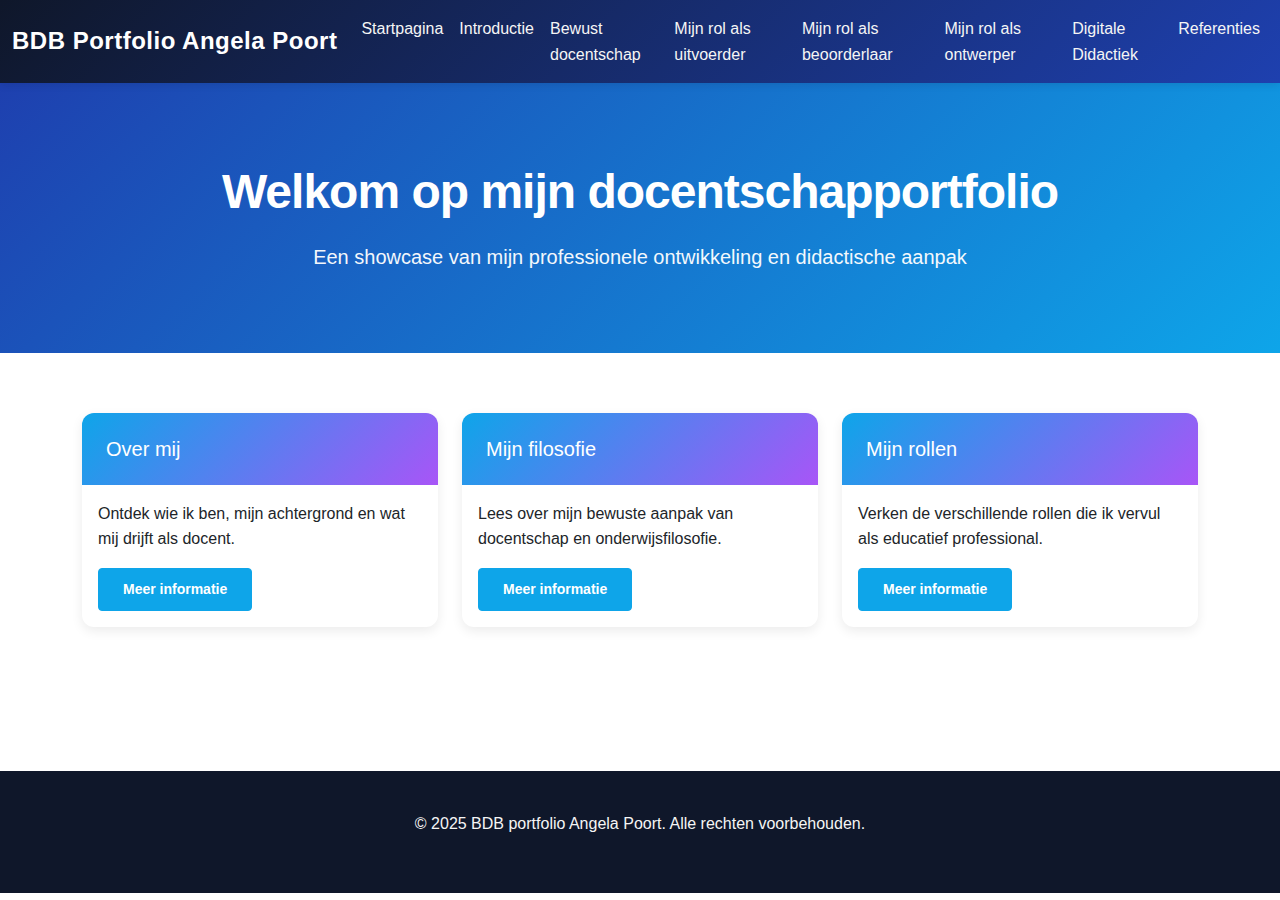
<file: index.html>
<!DOCTYPE html>
<html lang="nl">
<head>
  <meta charset="UTF-8">
  <meta name="viewport" content="width=device-width, initial-scale=1.0">
  <title>Startpagina | Docentschapportfolio</title>
  <link href="https://cdn.jsdelivr.net/npm/bootstrap@5.3.0/dist/css/bootstrap.min.css" rel="stylesheet">
  <link rel="stylesheet" href="style.css">
</head>
<body>

  <!-- Navbar -->
  <nav class="navbar navbar-expand-lg navbar-dark sticky-top">
    <div class="container-fluid">
      <a class="navbar-brand" href="index.html">BDB Portfolio Angela Poort</a>
      <button class="navbar-toggler" type="button" data-bs-toggle="collapse" data-bs-target="#navbarNav">
        <span class="navbar-toggler-icon"></span>
      </button>
      <div class="collapse navbar-collapse" id="navbarNav">
        <ul class="navbar-nav ms-auto">
          <li class="nav-item">
            <a class="nav-link active" href="index.html">Startpagina</a>
          </li>
          <li class="nav-item">
            <a class="nav-link" href="introductie.html">Introductie</a>
          </li>
          <li class="nav-item">
            <a class="nav-link" href="bewust-docentschap.html">Bewust docentschap</a>
          </li>
          <li class="nav-item">
            <a class="nav-link" href="mijn-rol-als-uitvoerder.html">Mijn rol als uitvoerder</a>
          </li>
          <li class="nav-item">
            <a class="nav-link" href="mijn-rol-als-beoorderlaar.html">Mijn rol als beoorderlaar</a>
          </li>
          <li class="nav-item">
            <a class="nav-link" href="mijn-rol-als-ontwerper.html">Mijn rol als ontwerper</a>
          </li>
          <li class="nav-item">
            <a class="nav-link" href="digitale-didactiek.html">Digitale Didactiek</a>
          </li>
          <li class="nav-item">
            <a class="nav-link" href="referenties.html">Referenties</a>
          </li>
        </ul>
      </div>
    </div>
  </nav>

  <!-- Hero Section -->
  <section class="hero">
    <div class="container">
      <h1>Welkom op mijn docentschapportfolio</h1>
      <p>Een showcase van mijn professionele ontwikkeling en didactische aanpak</p>
    </div>
  </section>

  <!-- Main Content -->
  <section class="container">
    <div class="row">
      <div class="col-lg-4 mb-4">
        <div class="card">
          <div class="card-header">
            <h5 class="mb-0">Over mij</h5>
          </div>
          <div class="card-body">
            <p class="card-text">Ontdek wie ik ben, mijn achtergrond en wat mij drijft als docent.</p>
            <a href="introductie.html" class="btn btn-primary btn-sm">Meer informatie</a>
          </div>
        </div>
      </div>

      <div class="col-lg-4 mb-4">
        <div class="card">
          <div class="card-header">
            <h5 class="mb-0">Mijn filosofie</h5>
          </div>
          <div class="card-body">
            <p class="card-text">Lees over mijn bewuste aanpak van docentschap en onderwijsfilosofie.</p>
            <a href="bewust-docentschap.html" class="btn btn-primary btn-sm">Meer informatie</a>
          </div>
        </div>
      </div>

      <div class="col-lg-4 mb-4">
        <div class="card">
          <div class="card-header">
            <h5 class="mb-0">Mijn rollen</h5>
          </div>
          <div class="card-body">
            <p class="card-text">Verken de verschillende rollen die ik vervul als educatief professional.</p>
            <a href="mijn-rol-als-uitvoerder.html" class="btn btn-primary btn-sm">Meer informatie</a>
          </div>
        </div>
      </div>
    </div>
  </section>

  <!-- Footer -->
  <footer>
    <div class="container">
      <p>&copy; 2025 BDB portfolio Angela Poort. Alle rechten voorbehouden.</p>
    </div>
  </footer>

  <script src="https://cdn.jsdelivr.net/npm/bootstrap@5.3.0/dist/js/bootstrap.bundle.min.js"></script>
</body>
</html>
</file>
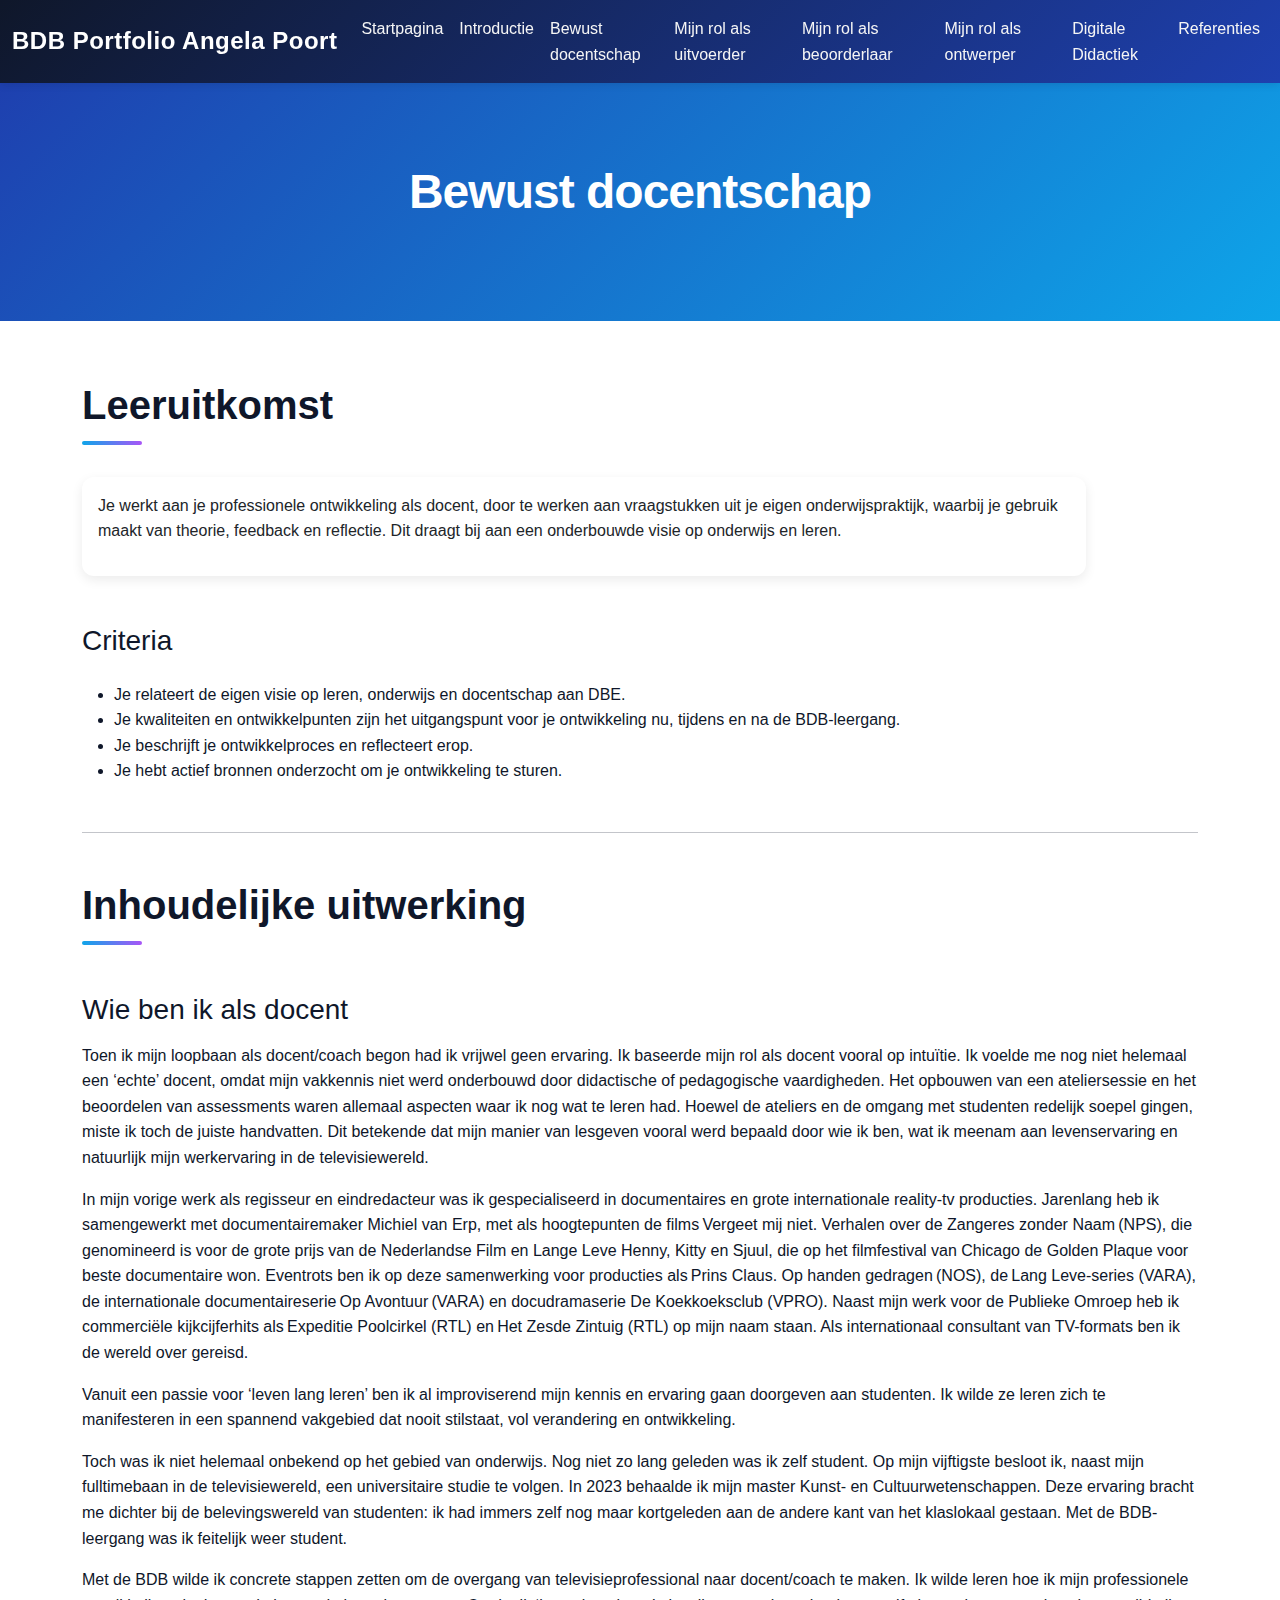
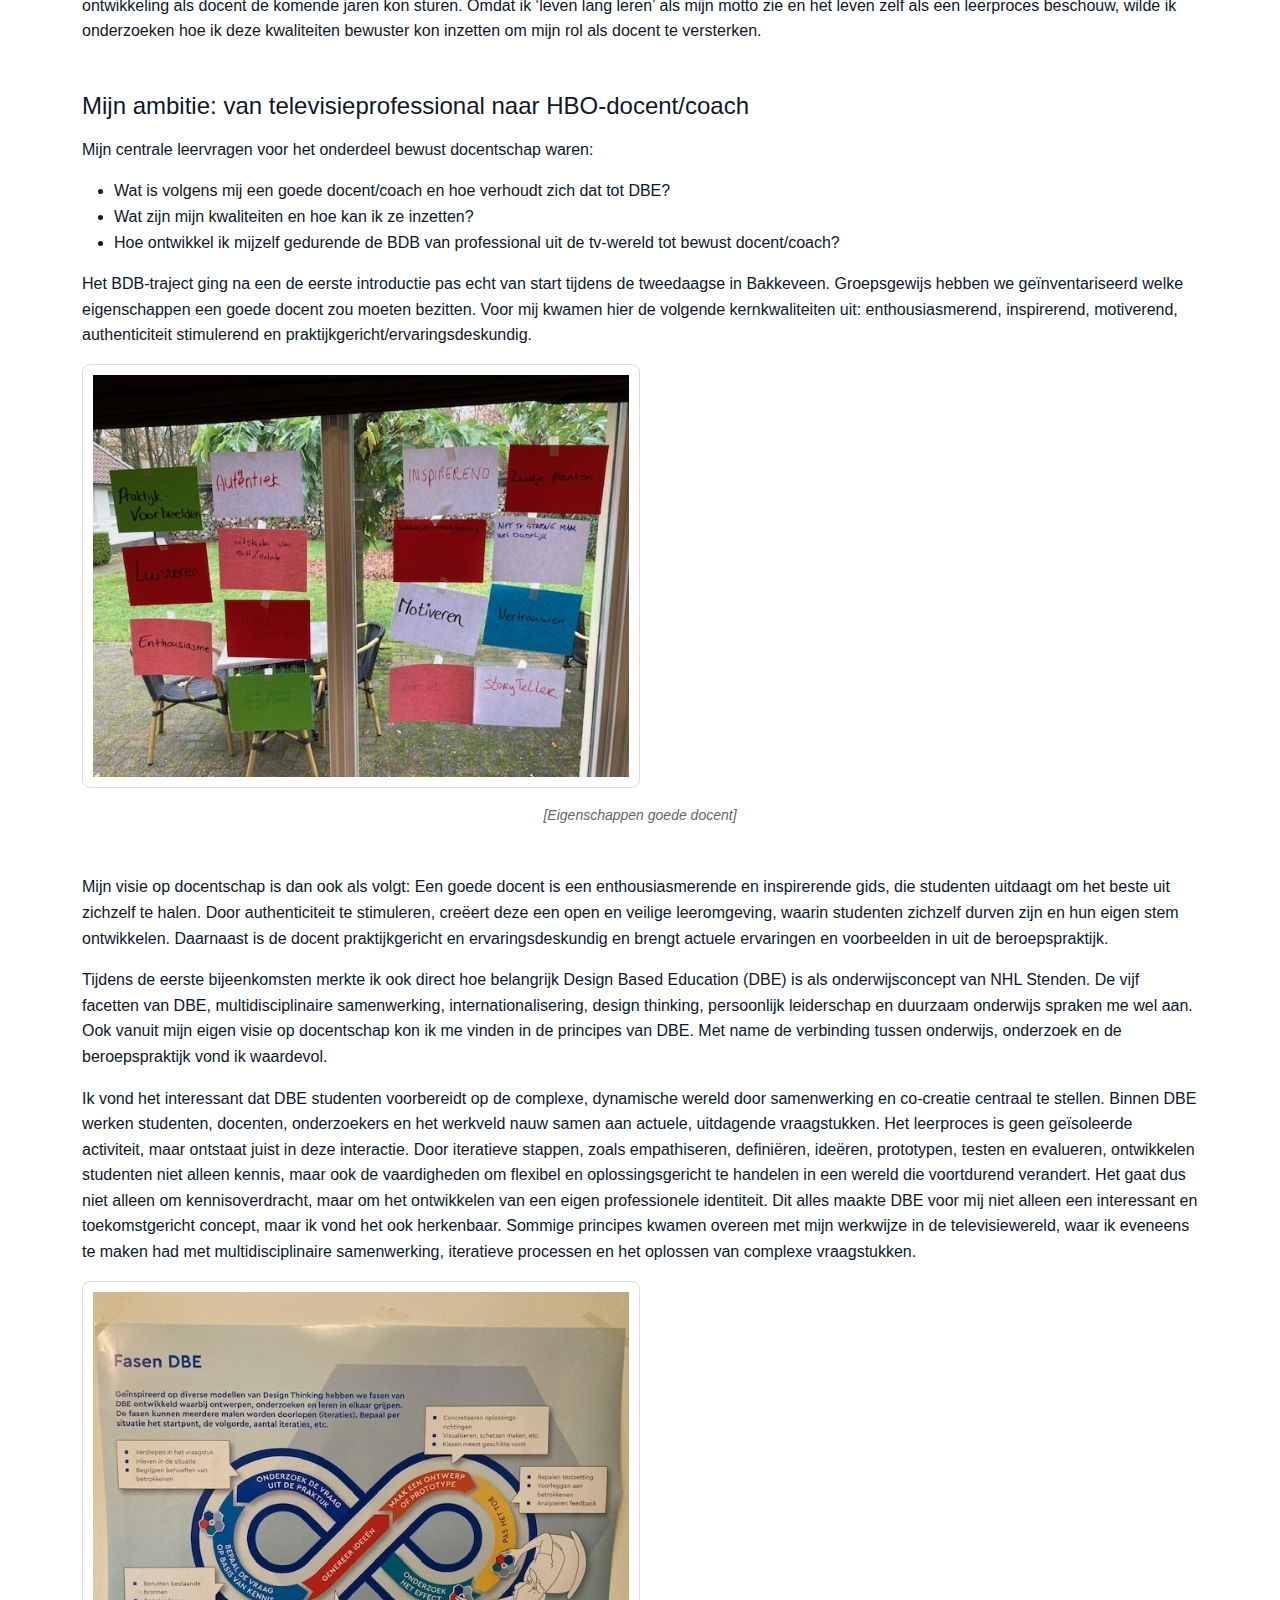
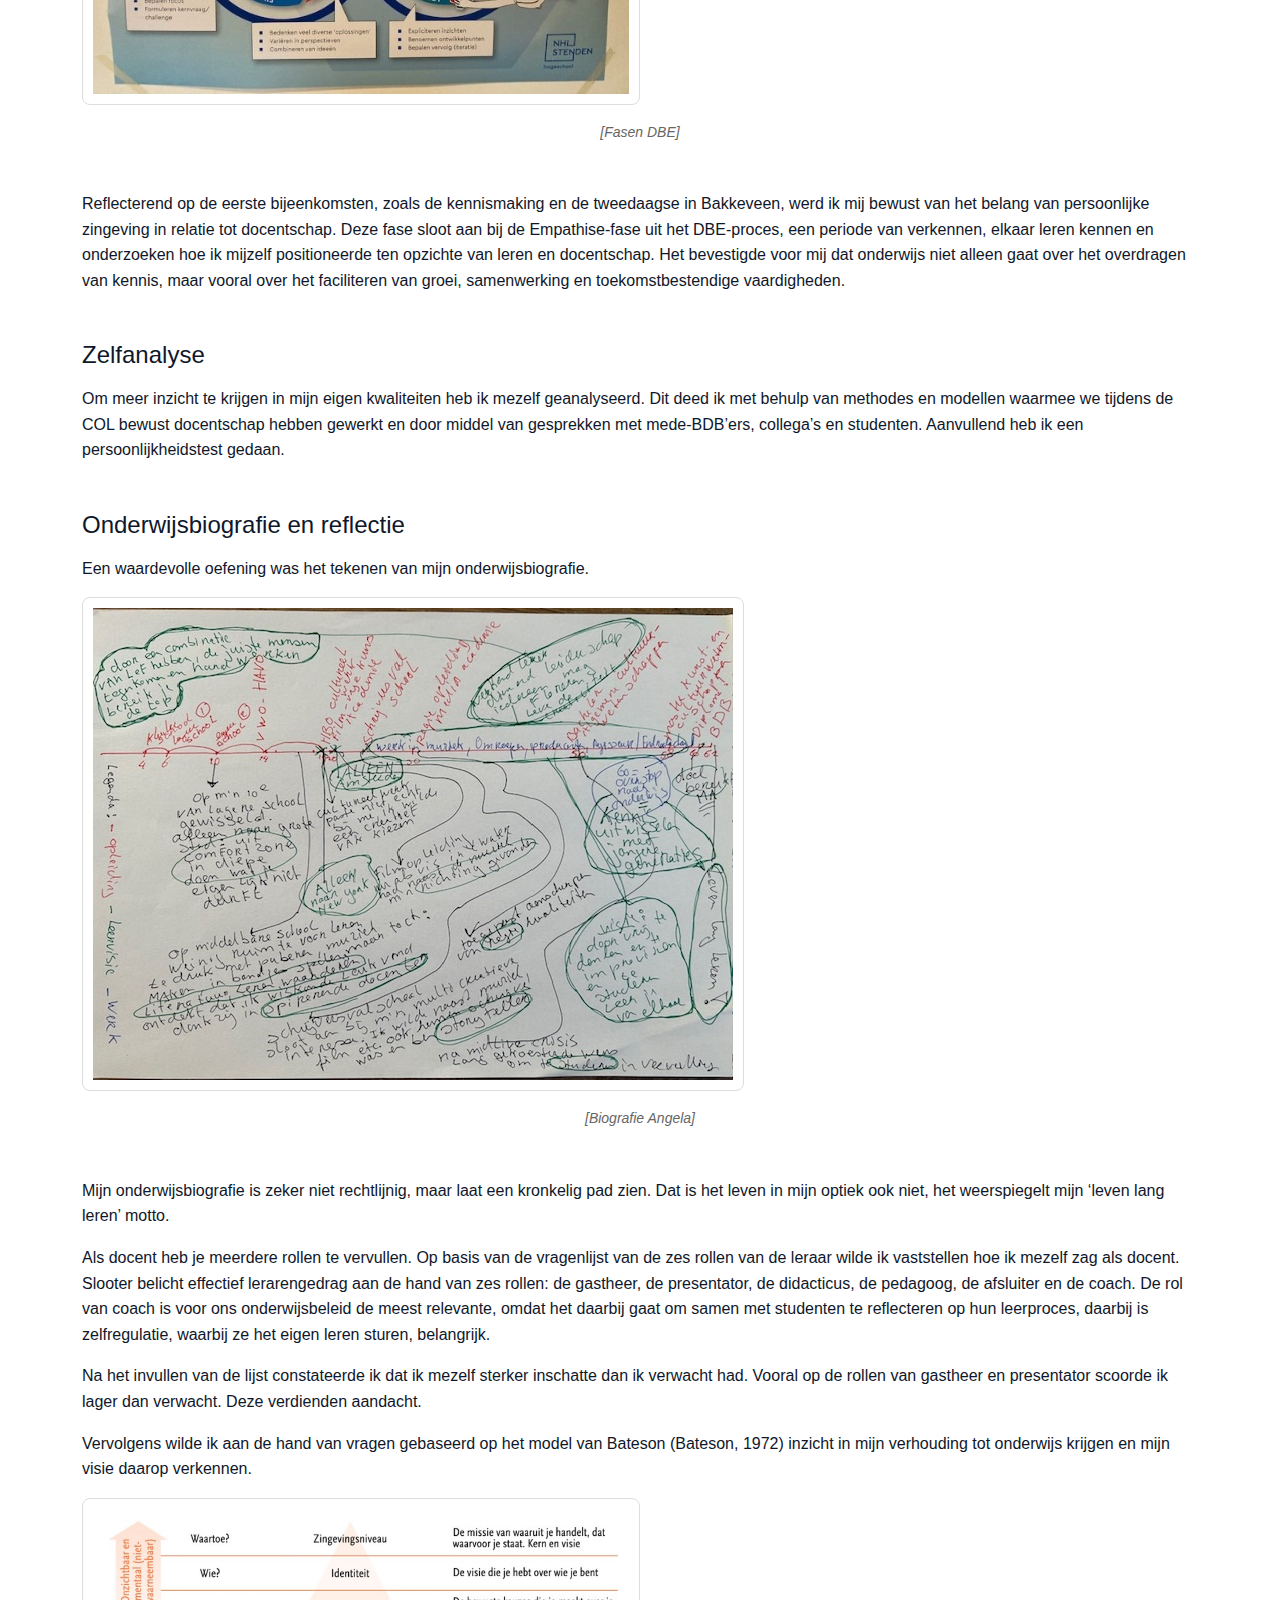
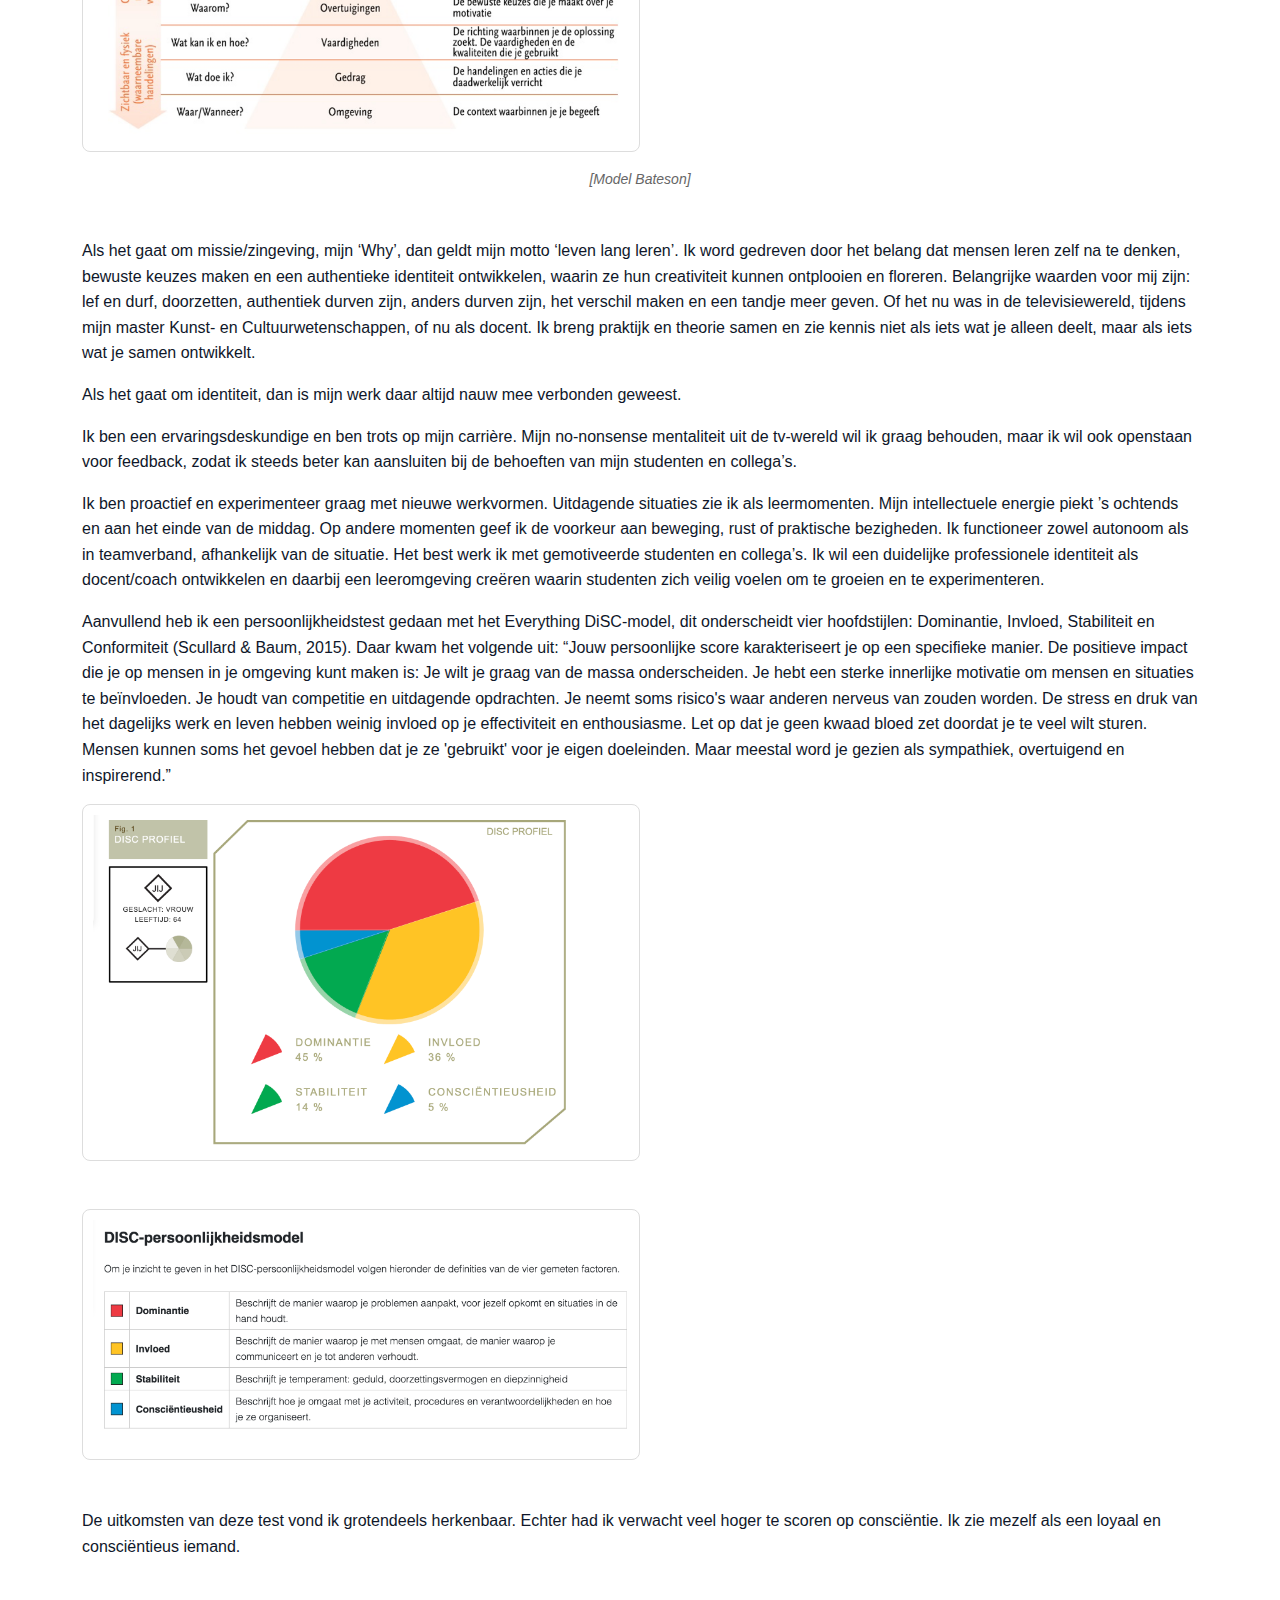
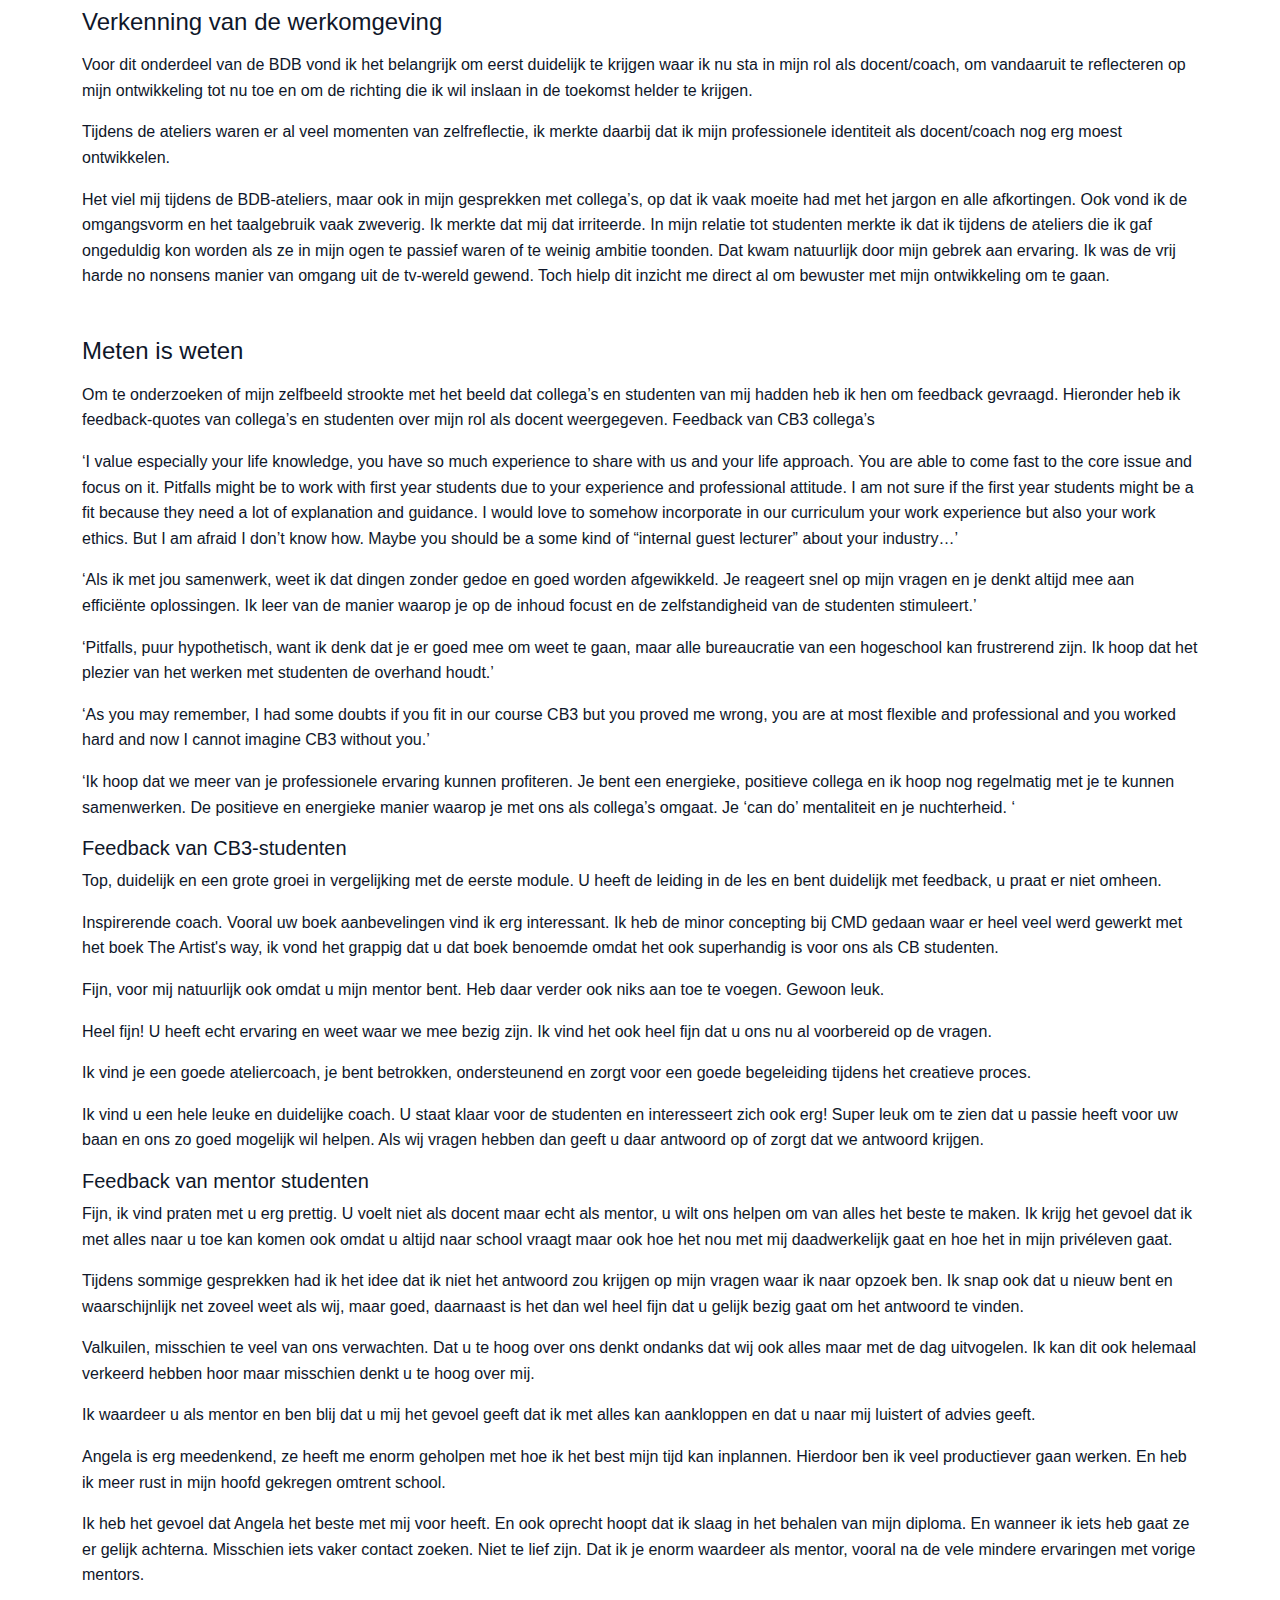
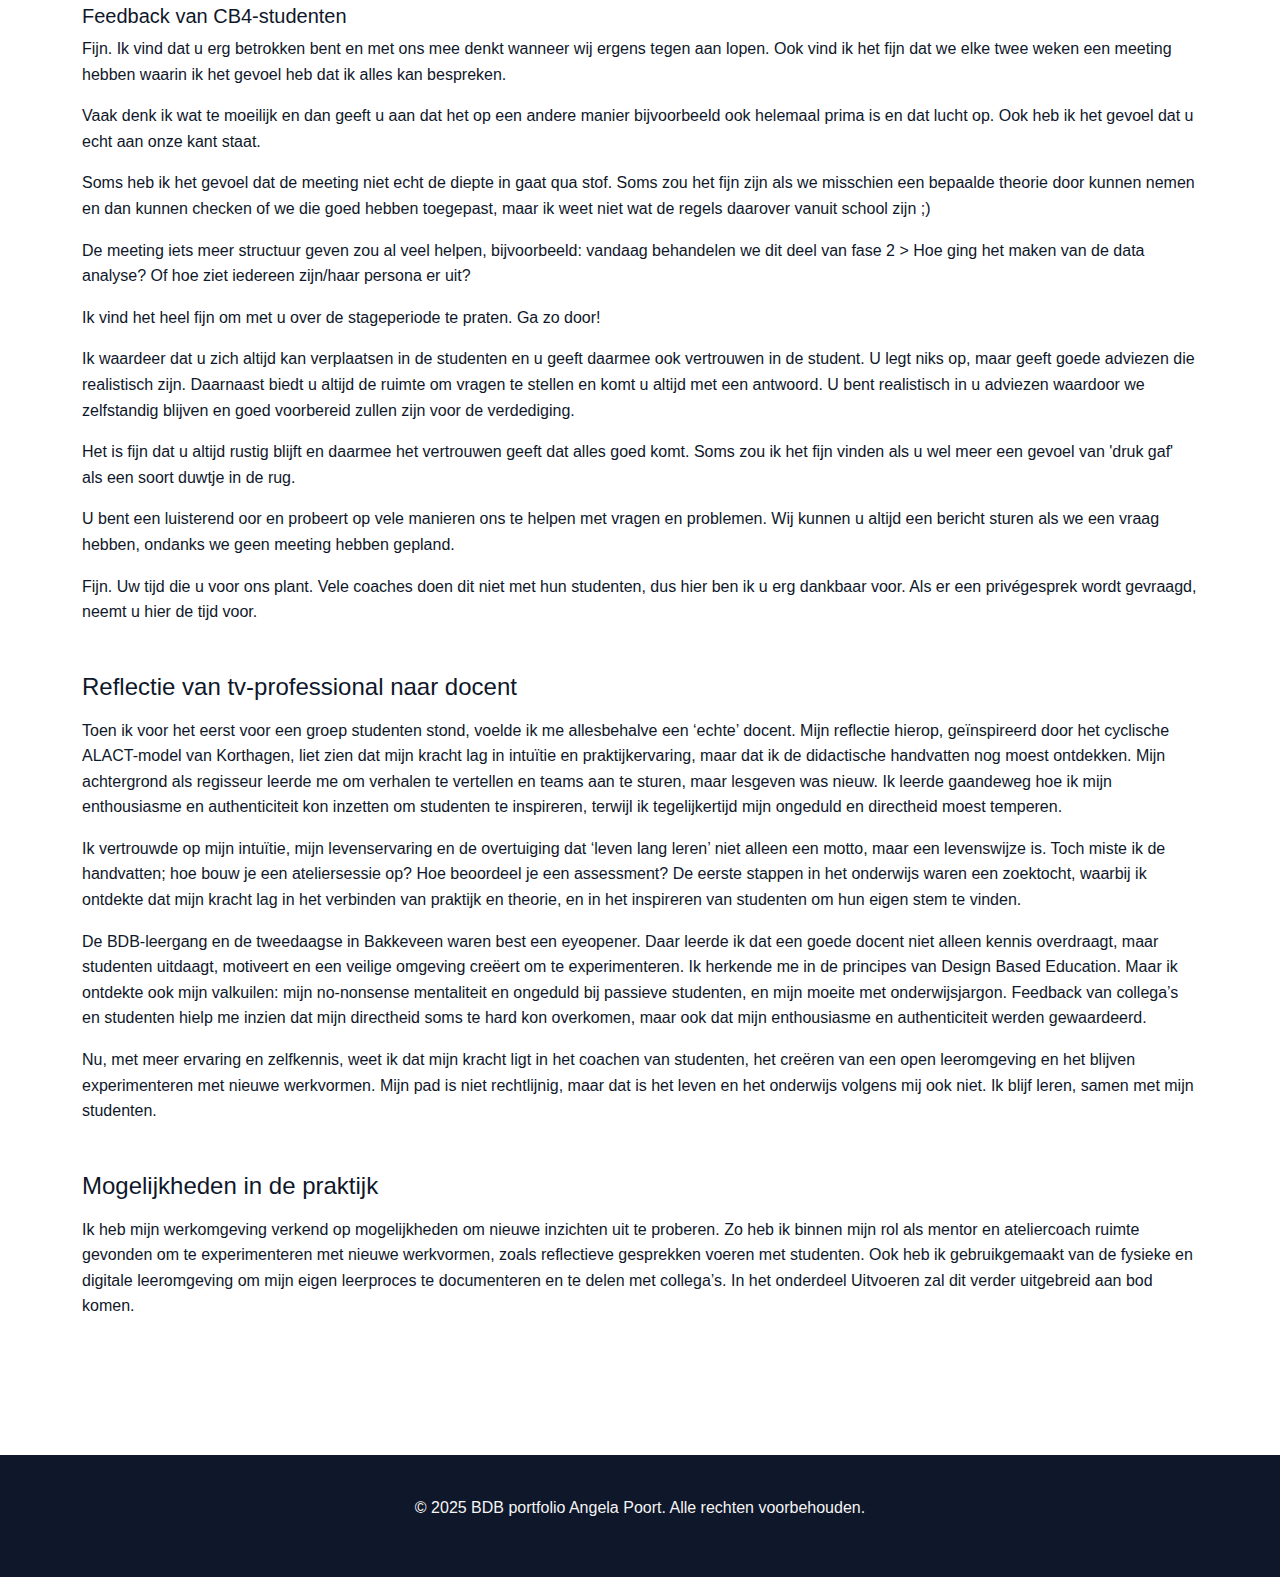
<file: bewust-docentschap.html>
<!DOCTYPE html>
<html lang="nl">
<head>
  <meta charset="UTF-8">
  <meta name="viewport" content="width=device-width, initial-scale=1.0">
  <title>Bewust docentschap | Docentschapportfolio</title>
  <link href="https://cdn.jsdelivr.net/npm/bootstrap@5.3.0/dist/css/bootstrap.min.css" rel="stylesheet">
  <link rel="stylesheet" href="style.css">
</head>
<body>

  <!-- Navbar -->
  <nav class="navbar navbar-expand-lg navbar-dark sticky-top">
    <div class="container-fluid">
      <a class="navbar-brand" href="index.html">BDB Portfolio Angela Poort</a>
      <button class="navbar-toggler" type="button" data-bs-toggle="collapse" data-bs-target="#navbarNav">
        <span class="navbar-toggler-icon"></span>
      </button>
      <div class="collapse navbar-collapse" id="navbarNav">
        <ul class="navbar-nav ms-auto">
          <li class="nav-item">
            <a class="nav-link" href="index.html">Startpagina</a>
          </li>
          <li class="nav-item">
            <a class="nav-link" href="introductie.html">Introductie</a>
          </li>
          <li class="nav-item">
            <a class="nav-link active" href="bewust-docentschap.html">Bewust docentschap</a>
          </li>
          <li class="nav-item">
            <a class="nav-link" href="mijn-rol-als-uitvoerder.html">Mijn rol als uitvoerder</a>
          </li>
          <li class="nav-item">
            <a class="nav-link" href="mijn-rol-als-beoorderlaar.html">Mijn rol als beoorderlaar</a>
          </li>
          <li class="nav-item">
            <a class="nav-link" href="mijn-rol-als-ontwerper.html">Mijn rol als ontwerper</a>
          </li>
          <li class="nav-item">
            <a class="nav-link" href="digitale-didactiek.html">Digitale Didactiek</a>
          </li>
          <li class="nav-item">
            <a class="nav-link" href="referenties.html">Referenties</a>
          </li>
        </ul>
      </div>
    </div>
  </nav>

  <!-- Hero Section -->
  <section class="hero">
    <div class="container">
      <h1>Bewust docentschap</h1>
    </div>
  </section>

  <!-- Main Content -->
  <section class="container">
        <h2>Leeruitkomst</h2>
    
    <div class="card mb-5" style="border-left: 4px solid var(--accent-purple); border: none; max-width: 90%;">
      <div class="card-body">
      <p>Je werkt aan je professionele ontwikkeling als docent, door te werken aan vraagstukken uit je eigen onderwijspraktijk, waarbij je gebruik maakt van theorie, feedback en reflectie. Dit draagt bij aan een onderbouwde visie op onderwijs en leren.</p>  
      </div>
    </div>

    <h3 class="mt-5 mb-4">Criteria</h3>

    <div class="mb-5">
      <ul>
        <li>Je relateert de eigen visie op leren, onderwijs en docentschap aan DBE.</li>
        <li>Je kwaliteiten en ontwikkelpunten zijn het uitgangspunt voor je ontwikkeling nu, tijdens en na de BDB-leergang.</li>
        <li>Je beschrijft je ontwikkelproces en reflecteert erop.</li>
        <li>Je hebt actief bronnen onderzocht om je ontwikkeling te sturen.</li>
      </ul>
    </div>

    <hr class="my-5">

    <h2>Inhoudelijke uitwerking</h2>

    <h3 class="mt-5 mb-3">Wie ben ik als docent</h3>
    <p>Toen ik mijn loopbaan als docent/coach begon had ik vrijwel geen ervaring. Ik baseerde mijn rol als docent vooral op intuïtie. Ik voelde me nog niet helemaal een ‘echte’ docent, omdat mijn vakkennis niet werd onderbouwd door didactische of pedagogische vaardigheden. Het opbouwen van een ateliersessie en het beoordelen van assessments waren allemaal aspecten waar ik nog wat te leren had. Hoewel de ateliers en de omgang met studenten redelijk soepel gingen, miste ik toch de juiste handvatten. Dit betekende dat mijn manier van lesgeven vooral werd bepaald door wie ik ben, wat ik meenam aan levenservaring en natuurlijk mijn werkervaring in de televisiewereld.</p>
    <p>In mijn vorige werk als regisseur en eindredacteur was ik gespecialiseerd in documentaires en grote internationale reality-tv producties. Jarenlang heb ik samengewerkt met documentairemaker Michiel van Erp, met als hoogtepunten de films Vergeet mij niet. Verhalen over de Zangeres zonder Naam (NPS), die genomineerd is voor de grote prijs van de Nederlandse Film en Lange Leve Henny, Kitty en Sjuul, die op het filmfestival van Chicago de Golden Plaque voor beste documentaire won. Eventrots ben ik op deze samenwerking voor producties als Prins Claus. Op handen gedragen (NOS), de Lang Leve-series (VARA), de internationale documentaireserie Op Avontuur (VARA) en docudramaserie De Koekkoeksclub (VPRO). Naast mijn werk voor de Publieke Omroep heb ik commerciële kijkcijferhits als Expeditie Poolcirkel (RTL) en Het Zesde Zintuig (RTL) op mijn naam staan. Als internationaal consultant van TV-formats ben ik de wereld over gereisd.</p>
    <p>Vanuit een passie voor ‘leven lang leren’ ben ik al improviserend mijn kennis en ervaring gaan doorgeven aan studenten. Ik wilde ze leren zich te manifesteren in een spannend vakgebied dat nooit stilstaat, vol verandering en ontwikkeling.</p>
    <p>Toch was ik niet helemaal onbekend op het gebied van onderwijs. Nog niet zo lang geleden was ik zelf student. Op mijn vijftigste besloot ik, naast mijn fulltimebaan in de televisiewereld, een universitaire studie te volgen. In 2023 behaalde ik mijn master Kunst- en Cultuurwetenschappen. Deze ervaring bracht me dichter bij de belevingswereld van studenten: ik had immers zelf nog maar kortgeleden aan de andere kant van het klaslokaal gestaan. Met de BDB-leergang was ik feitelijk weer student.</p>
    <p>Met de BDB wilde ik concrete stappen zetten om de overgang van televisieprofessional naar docent/coach te maken. Ik wilde leren hoe ik mijn professionele ontwikkeling als docent de komende jaren kon sturen. Omdat ik ‘leven lang leren’ als mijn motto zie en het leven zelf als een leerproces beschouw, wilde ik onderzoeken hoe ik deze kwaliteiten bewuster kon inzetten om mijn rol als docent te versterken.</p>

    <h4 class="mt-5 mb-3">Mijn ambitie: van televisieprofessional naar HBO-docent/coach</h4>
    <p>Mijn centrale leervragen voor het onderdeel bewust docentschap waren:</p>
    <ul>
      <li>Wat is volgens mij een goede docent/coach en hoe verhoudt zich dat tot DBE?</li>
      <li>Wat zijn mijn kwaliteiten en hoe kan ik ze inzetten?</li>
      <li>Hoe ontwikkel ik mijzelf gedurende de BDB van professional uit de tv-wereld tot bewust docent/coach?</li>
    </ul>

    <p>Het BDB-traject ging na een de eerste introductie pas echt van start tijdens de tweedaagse in Bakkeveen. Groepsgewijs hebben we geïnventariseerd welke eigenschappen een goede docent zou moeten bezitten. Voor mij kwamen hier de volgende kernkwaliteiten uit: enthousiasmerend, inspirerend, motiverend, authenticiteit stimulerend en praktijkgericht/ervaringsdeskundig.</p>
    
    <figure class="mb-5">
      <img src="Bewust1.jpg" alt="Eigenschappen goede docent" class="img-fluid" style="max-width: 50%; margin-left: auto; margin-right: auto; border: 1px solid #ddd; border-radius: 8px; padding: 10px;">
      <figcaption class="figure-caption mt-3" style="text-align: center; font-style: italic; color: #666;">
        [Eigenschappen goede docent]
      </figcaption>
    </figure>

    <p>Mijn visie op docentschap is dan ook als volgt: Een goede docent is een enthousiasmerende en inspirerende gids, die studenten uitdaagt om het beste uit zichzelf te halen. Door authenticiteit te stimuleren, creëert deze een open en veilige leeromgeving, waarin studenten zichzelf durven zijn en hun eigen stem ontwikkelen. Daarnaast is de docent praktijkgericht en ervaringsdeskundig en brengt actuele ervaringen en voorbeelden in uit de beroepspraktijk.</p>

    <p>Tijdens de eerste bijeenkomsten merkte ik ook direct hoe belangrijk Design Based Education (DBE) is als onderwijsconcept van NHL Stenden. De vijf facetten van DBE, multidisciplinaire samenwerking, internationalisering, design thinking, persoonlijk leiderschap en duurzaam onderwijs spraken me wel aan. Ook vanuit mijn eigen visie op docentschap kon ik me vinden in de principes van DBE. Met name de verbinding tussen onderwijs, onderzoek en de beroepspraktijk vond ik waardevol.</p>

    <p>Ik vond het interessant dat DBE studenten voorbereidt op de complexe, dynamische wereld door samenwerking en co-creatie centraal te stellen. Binnen DBE werken studenten, docenten, onderzoekers en het werkveld nauw samen aan actuele, uitdagende vraagstukken. Het leerproces is geen geïsoleerde activiteit, maar ontstaat juist in deze interactie. Door iteratieve stappen, zoals empathiseren, definiëren, ideëren, prototypen, testen en evalueren, ontwikkelen studenten niet alleen kennis, maar ook de vaardigheden om flexibel en oplossingsgericht te handelen in een wereld die voortdurend verandert. Het gaat dus niet alleen om kennisoverdracht, maar om het ontwikkelen van een eigen professionele identiteit. Dit alles maakte DBE voor mij niet alleen een interessant en toekomstgericht concept, maar ik vond het ook herkenbaar. Sommige principes kwamen overeen met mijn werkwijze in de televisiewereld, waar ik eveneens te maken had met multidisciplinaire samenwerking, iteratieve processen en het oplossen van complexe vraagstukken.</p>

    <figure class="mb-5">
      <img src="Bewust2.jpg" alt="Fasen DBE" class="img-fluid" style="max-width: 50%; margin-left: auto; margin-right: auto; border: 1px solid #ddd; border-radius: 8px; padding: 10px;">
      <figcaption class="figure-caption mt-3" style="text-align: center; font-style: italic; color: #666;">
        [Fasen DBE]
      </figcaption>
    </figure>

    <p>Reflecterend op de eerste bijeenkomsten, zoals de kennismaking en de tweedaagse in Bakkeveen, werd ik mij bewust van het belang van persoonlijke zingeving in relatie tot docentschap. Deze fase sloot aan bij de Empathise-fase uit het DBE-proces, een periode van verkennen, elkaar leren kennen en onderzoeken hoe ik mijzelf positioneerde ten opzichte van leren en docentschap. Het bevestigde voor mij dat onderwijs niet alleen gaat over het overdragen van kennis, maar vooral over het faciliteren van groei, samenwerking en toekomstbestendige vaardigheden.</p>

    <h4 class="mt-5 mb-3">Zelfanalyse</h4>
    <p>Om meer inzicht te krijgen in mijn eigen kwaliteiten heb ik mezelf geanalyseerd. Dit deed ik met behulp van methodes en modellen waarmee we tijdens de COL bewust docentschap hebben gewerkt en door middel van gesprekken met mede-BDB’ers, collega’s en studenten. Aanvullend heb ik een persoonlijkheidstest gedaan.</p>    

    <h4 class="mt-5 mb-3">Onderwijsbiografie en reflectie</h4>
    <p>Een waardevolle oefening was het tekenen van mijn onderwijsbiografie.</p>
    <figure class="mb-5">
      <img src="leerbiografie Angela.jpeg" alt="Biografie Angela" class="img-fluid" style="max-width: 80%; margin-left: auto; margin-right: auto; border: 1px solid #ddd; border-radius: 8px; padding: 10px;">
      <figcaption class="figure-caption mt-3" style="text-align: center; font-style: italic; color: #666;">
        [Biografie Angela]
      </figcaption>
    </figure>
    <p>Mijn onderwijsbiografie is zeker niet rechtlijnig, maar laat een kronkelig pad zien. Dat is het leven in mijn optiek ook niet, het weerspiegelt mijn ‘leven lang leren’ motto.</p>
    <p>Als docent heb je meerdere rollen te vervullen. Op basis van de vragenlijst van de zes rollen van de leraar wilde ik vaststellen hoe ik mezelf zag als docent. Slooter belicht effectief lerarengedrag aan de hand van zes rollen: de gastheer, de presentator, de didacticus, de pedagoog, de afsluiter en de coach. De rol van coach is voor ons onderwijsbeleid de meest relevante, omdat het daarbij gaat om samen met studenten te reflecteren op hun leerproces, daarbij is zelfregulatie, waarbij ze het eigen leren sturen, belangrijk.</p>
    <p>Na het invullen van de lijst constateerde ik dat ik mezelf sterker inschatte dan ik verwacht had. Vooral op de rollen van gastheer en presentator scoorde ik lager dan verwacht. Deze verdienden aandacht.</p>
    <p>Vervolgens wilde ik aan de hand van vragen gebaseerd op het model van Bateson (Bateson, 1972) inzicht in mijn verhouding tot onderwijs krijgen en mijn visie daarop verkennen.</p>
    <figure class="mb-5">
      <img src="Bewust4.png" alt="Model Bateson" class="img-fluid" style="max-width: 50%; margin-left: auto; margin-right: auto; border: 1px solid #ddd; border-radius: 8px; padding: 10px;">
      <figcaption class="figure-caption mt-3" style="text-align: center; font-style: italic; color: #666;">
        [Model Bateson]
      </figcaption>
    </figure>
    <p>Als het gaat om missie/zingeving, mijn ‘Why’, dan geldt mijn motto ‘leven lang leren’. Ik word gedreven door het belang dat mensen leren zelf na te denken, bewuste keuzes maken en een authentieke identiteit ontwikkelen, waarin ze hun creativiteit kunnen ontplooien en floreren. Belangrijke waarden voor mij zijn: lef en durf, doorzetten, authentiek durven zijn, anders durven zijn, het verschil maken en een tandje meer geven. Of het nu was in de televisiewereld, tijdens mijn master Kunst- en Cultuurwetenschappen, of nu als docent. Ik breng praktijk en theorie samen en zie kennis niet als iets wat je alleen deelt, maar als iets wat je samen ontwikkelt.</p>
    <p>Als het gaat om identiteit, dan is mijn werk daar altijd nauw mee verbonden geweest.</p>
    <p>Ik ben een ervaringsdeskundige en ben trots op mijn carrière. Mijn no-nonsense mentaliteit uit de tv-wereld wil ik graag behouden, maar ik wil ook openstaan voor feedback, zodat ik steeds beter kan aansluiten bij de behoeften van mijn studenten en collega’s.</p>
    <p>Ik ben proactief en experimenteer graag met nieuwe werkvormen. Uitdagende situaties zie ik als leermomenten. Mijn intellectuele energie piekt ’s ochtends en aan het einde van de middag. Op andere momenten geef ik de voorkeur aan beweging, rust of praktische bezigheden. Ik functioneer zowel autonoom als in teamverband, afhankelijk van de situatie. Het best werk ik met gemotiveerde studenten en collega’s. Ik wil een duidelijke professionele identiteit als docent/coach ontwikkelen en daarbij een leeromgeving creëren waarin studenten zich veilig voelen om te groeien en te experimenteren.</p>
    <p>Aanvullend heb ik een persoonlijkheidstest gedaan met het Everything DiSC-model, dit onderscheidt vier hoofdstijlen: Dominantie, Invloed, Stabiliteit en Conformiteit (Scullard & Baum, 2015). Daar kwam het volgende uit: 

“Jouw persoonlijke score karakteriseert je op een specifieke manier. De positieve impact die je op mensen in je omgeving kunt maken is: 
Je wilt je graag van de massa onderscheiden. Je hebt een sterke innerlijke motivatie om mensen en situaties te beïnvloeden. Je houdt van competitie en uitdagende opdrachten. Je neemt soms risico's waar anderen nerveus van zouden worden. De stress en druk van het dagelijks werk en leven hebben weinig invloed op je effectiviteit en enthousiasme. Let op dat je geen kwaad bloed zet doordat je te veel wilt sturen. Mensen kunnen soms het gevoel hebben dat je ze 'gebruikt' voor je eigen doeleinden. Maar meestal word je gezien als sympathiek, overtuigend en inspirerend.”</p>

    <figure class="mb-5">
      <img src="Bewust5.png" alt="Persoonlijkheidsmodel1" class="img-fluid" style="max-width: 50%; margin-left: auto; margin-right: auto; border: 1px solid #ddd; border-radius: 8px; padding: 10px;">
    </figure>
    <figure class="mb-5">
      <img src="Bewust6.png" alt="Persoonlijkheidsmodel2" class="img-fluid" style="max-width: 50%; margin-left: auto; margin-right: auto; border: 1px solid #ddd; border-radius: 8px; padding: 10px;">
    </figure>

    <p>De uitkomsten van deze test vond ik grotendeels herkenbaar. Echter had ik verwacht veel hoger te scoren op consciëntie. Ik zie mezelf als een loyaal en consciëntieus iemand.</p>

    <h4 class="mt-5 mb-3">Verkenning van de werkomgeving</h4>
    <p>Voor dit onderdeel van de BDB vond ik het belangrijk om eerst duidelijk te krijgen waar ik nu sta in mijn rol als docent/coach, om vandaaruit te reflecteren op mijn ontwikkeling tot nu toe en om de richting die ik wil inslaan in de toekomst helder te krijgen.</p>
    <p>Tijdens de ateliers waren er al veel momenten van zelfreflectie, ik merkte daarbij dat ik mijn professionele identiteit als docent/coach nog erg moest ontwikkelen.</p>

<p>Het viel mij tijdens de BDB-ateliers, maar ook in mijn gesprekken met collega’s, op dat ik vaak moeite had met het jargon en alle afkortingen. Ook vond ik de omgangsvorm en het taalgebruik vaak zweverig. Ik merkte dat mij dat irriteerde. In mijn relatie tot studenten merkte ik dat ik tijdens de ateliers die ik gaf ongeduldig kon worden als ze in mijn ogen te passief waren of te weinig ambitie toonden. Dat kwam natuurlijk door mijn gebrek aan ervaring. Ik was de vrij harde no nonsens manier van omgang uit de tv-wereld gewend. Toch hielp dit inzicht me direct al om bewuster met mijn ontwikkeling om te gaan.</p>

    <h4 class="mt-5 mb-3">Meten is weten</h4>
    <p>Om te onderzoeken of mijn zelfbeeld strookte met het beeld dat collega’s en studenten van mij hadden heb ik hen om feedback gevraagd. Hieronder heb ik feedback-quotes van collega’s en studenten over mijn rol als docent weergegeven.  

Feedback van CB3 collega’s</p>

      <p>‘I value especially your life knowledge, you have so much experience to share with us and your life approach. You are able to come fast to the core issue and focus on it.  
Pitfalls might be to work with first year students due to your experience and professional attitude. I am not sure if the first year students might be a fit because they need a lot of explanation and guidance. I would love to somehow incorporate in our curriculum your work experience but also your work ethics. But I am afraid I don’t know how. Maybe you should be a some kind of “internal guest lecturer” about your industry…’</p>

<p>‘Als ik met jou samenwerk, weet ik dat dingen zonder gedoe en goed worden afgewikkeld. Je reageert snel op mijn vragen en je denkt altijd mee aan efficiënte oplossingen. Ik leer van de manier waarop je op de inhoud focust en de zelfstandigheid van de studenten stimuleert.’</p>

<p>‘Pitfalls, puur hypothetisch, want ik denk dat je er goed mee om weet te gaan, maar alle bureaucratie van een hogeschool kan frustrerend zijn. Ik hoop dat het plezier van het werken met studenten de overhand houdt.’</p>

<p>‘As you may remember, I had some doubts if you fit in our course CB3 but you proved me wrong, you are at most flexible and professional and you worked hard and now I cannot imagine CB3 without you.’</p>

<p>‘Ik hoop dat we meer van je professionele ervaring kunnen profiteren. Je bent een energieke, positieve collega en ik hoop nog regelmatig met je te kunnen samenwerken. De positieve en energieke manier waarop je met ons als collega’s omgaat. Je ‘can do’ mentaliteit en je nuchterheid. ‘</p>

<h5>Feedback van CB3-studenten</h5>

<p>Top, duidelijk en een grote groei in vergelijking met de eerste module. U heeft de leiding in de les en bent duidelijk met feedback, u praat er niet omheen.</p>

<p>Inspirerende coach. Vooral uw boek aanbevelingen vind ik erg interessant. Ik heb de minor concepting bij CMD gedaan waar er heel veel werd gewerkt met het boek The Artist's way, ik vond het grappig dat u dat boek benoemde omdat het ook superhandig is voor ons als CB studenten.</p>

<p>Fijn, voor mij natuurlijk ook omdat u mijn mentor bent. Heb daar verder ook niks aan toe te voegen. Gewoon leuk.</p>

<p>Heel fijn! U heeft echt ervaring en weet waar we mee bezig zijn. Ik vind het ook heel fijn dat u ons nu al voorbereid op de vragen.</p>

<p>Ik vind je een goede ateliercoach, je bent betrokken, ondersteunend en zorgt voor een goede begeleiding tijdens het creatieve proces.</p>

<p>Ik vind u een hele leuke en duidelijke coach. U staat klaar voor de studenten en interesseert zich ook erg! Super leuk om te zien dat u passie heeft voor uw baan en ons zo goed mogelijk wil helpen. Als wij vragen hebben dan geeft u daar antwoord op of zorgt dat we antwoord krijgen.</p>

<h5>Feedback van mentor studenten</h5>

<p>Fijn, ik vind praten met u erg prettig. U voelt niet als docent maar echt als mentor, u wilt ons helpen om van alles het beste te maken. Ik krijg het gevoel dat ik met alles naar u toe kan komen ook omdat u altijd naar school vraagt maar ook hoe het nou met mij daadwerkelijk gaat en hoe het in mijn privéleven gaat.</p>

<p>Tijdens sommige gesprekken had ik het idee dat ik niet het antwoord zou krijgen op mijn vragen waar ik naar opzoek ben. Ik snap ook dat u nieuw bent en waarschijnlijk net zoveel weet als wij, maar goed, daarnaast is het dan wel heel fijn dat u gelijk bezig gaat om het antwoord te vinden.</p>

<p>Valkuilen, misschien te veel van ons verwachten. Dat u te hoog over ons denkt ondanks dat wij ook alles maar met de dag uitvogelen. Ik kan dit ook helemaal verkeerd hebben hoor maar misschien denkt u te hoog over mij.</p>

<p>Ik waardeer u als mentor en ben blij dat u mij het gevoel geeft dat ik met alles kan aankloppen en dat u naar mij luistert of advies geeft.</p>

<p>Angela is erg meedenkend, ze heeft me enorm geholpen met hoe ik het best mijn tijd kan inplannen. Hierdoor ben ik veel productiever gaan werken. En heb ik meer rust in mijn hoofd gekregen omtrent school.</p>

<p>Ik heb het gevoel dat Angela het beste met mij voor heeft. En ook oprecht hoopt dat ik slaag in het behalen van mijn diploma. En wanneer ik iets heb gaat ze er gelijk achterna. Misschien iets vaker contact zoeken. Niet te lief zijn. Dat ik je enorm waardeer als mentor, vooral na de vele mindere ervaringen met vorige mentors.</p>

<h5>Feedback van CB4-studenten</h5> 
 
<p>Fijn. Ik vind dat u erg betrokken bent en met ons mee denkt wanneer wij ergens tegen aan lopen. Ook vind ik het fijn dat we elke twee weken een meeting hebben waarin ik het gevoel heb dat ik alles kan bespreken.</p>

<p>Vaak denk ik wat te moeilijk en dan geeft u aan dat het op een andere manier bijvoorbeeld ook helemaal prima is en dat lucht op. Ook heb ik het gevoel dat u echt aan onze kant staat.</p>

<p>Soms heb ik het gevoel dat de meeting niet echt de diepte in gaat qua stof. Soms zou het fijn zijn als we misschien een bepaalde theorie door kunnen nemen en dan kunnen checken of we die goed hebben toegepast, maar ik weet niet wat de regels daarover vanuit school zijn ;)</p>

<p>De meeting iets meer structuur geven zou al veel helpen, bijvoorbeeld: vandaag behandelen we dit deel van fase 2 > Hoe ging het maken van de data analyse? Of hoe ziet iedereen zijn/haar persona er uit?</p>

<p>Ik vind het heel fijn om met u over de stageperiode te praten. Ga zo door!</p>

<p>Ik waardeer dat u zich altijd kan verplaatsen in de studenten en u geeft daarmee ook vertrouwen in de student. U legt niks op, maar geeft goede adviezen die realistisch zijn. Daarnaast biedt u altijd de ruimte om vragen te stellen en komt u altijd met een antwoord. U bent realistisch in u adviezen waardoor we zelfstandig blijven en goed voorbereid zullen zijn voor de verdediging.</p>

<p>Het is fijn dat u altijd rustig blijft en daarmee het vertrouwen geeft dat alles goed komt. Soms zou ik het fijn vinden als u wel meer een gevoel van 'druk gaf' als een soort duwtje in de rug.</p>

<p>U bent een luisterend oor en probeert op vele manieren ons te helpen met vragen en problemen. Wij kunnen u altijd een bericht sturen als we een vraag hebben, ondanks we geen meeting hebben gepland.</p>

<p>Fijn. Uw tijd die u voor ons plant. Vele coaches doen dit niet met hun studenten, dus hier ben ik u erg dankbaar voor. Als er een privégesprek wordt gevraagd, neemt u hier de tijd voor.</p>


    <h4 class="mt-5 mb-3">Reflectie van tv-professional naar docent</h4>

    <p>Toen ik voor het eerst voor een groep studenten stond, voelde ik me allesbehalve een ‘echte’ docent. Mijn reflectie hierop, geïnspireerd door het cyclische ALACT-model van Korthagen, liet zien dat mijn kracht lag in intuïtie en praktijkervaring, maar dat ik de didactische handvatten nog moest ontdekken. Mijn achtergrond als regisseur leerde me om verhalen te vertellen en teams aan te sturen, maar lesgeven was nieuw. Ik leerde gaandeweg hoe ik mijn enthousiasme en authenticiteit kon inzetten om studenten te inspireren, terwijl ik tegelijkertijd mijn ongeduld en directheid moest temperen.</p>  

<p>Ik vertrouwde op mijn intuïtie, mijn levenservaring en de overtuiging dat ‘leven lang leren’ niet alleen een motto, maar een levenswijze is. Toch miste ik de handvatten; hoe bouw je een ateliersessie op? Hoe beoordeel je een assessment? De eerste stappen in het onderwijs waren een zoektocht, waarbij ik ontdekte dat mijn kracht lag in het verbinden van praktijk en theorie, en in het inspireren van studenten om hun eigen stem te vinden.</p> 

<p>De BDB-leergang en de tweedaagse in Bakkeveen waren best een eyeopener. Daar leerde ik dat een goede docent niet alleen kennis overdraagt, maar studenten uitdaagt, motiveert en een veilige omgeving creëert om te experimenteren. Ik herkende me in de principes van Design Based Education. Maar ik ontdekte ook mijn valkuilen: mijn no-nonsense mentaliteit en ongeduld bij passieve studenten, en mijn moeite met onderwijsjargon. Feedback van collega’s en studenten hielp me inzien dat mijn directheid soms te hard kon overkomen, maar ook dat mijn enthousiasme en authenticiteit werden gewaardeerd.</p> 

<p>Nu, met meer ervaring en zelfkennis, weet ik dat mijn kracht ligt in het coachen van studenten, het creëren van een open leeromgeving en het blijven experimenteren met nieuwe werkvormen. Mijn pad is niet rechtlijnig, maar dat is het leven en het onderwijs volgens mij ook niet. Ik blijf leren, samen met mijn studenten.</p> 

    <h4 class="mt-5 mb-3">Mogelijkheden in de praktijk</h4>
    <p>Ik heb mijn werkomgeving verkend op mogelijkheden om nieuwe inzichten uit te proberen. Zo heb ik binnen mijn rol als mentor en ateliercoach ruimte gevonden om te experimenteren met nieuwe werkvormen, zoals reflectieve gesprekken voeren met studenten. Ook heb ik gebruikgemaakt van de fysieke en digitale leeromgeving om mijn eigen leerproces te documenteren en te delen met collega’s. In het onderdeel Uitvoeren zal dit verder uitgebreid aan bod komen.</p>
  </section>

  <!-- Footer -->
  <footer>
    <div class="container">
      <p>&copy; 2025 BDB portfolio Angela Poort. Alle rechten voorbehouden.</p>
    </div>
  </footer>

  <script src="https://cdn.jsdelivr.net/npm/bootstrap@5.3.0/dist/js/bootstrap.bundle.min.js"></script>
</body>
</html>
</file>
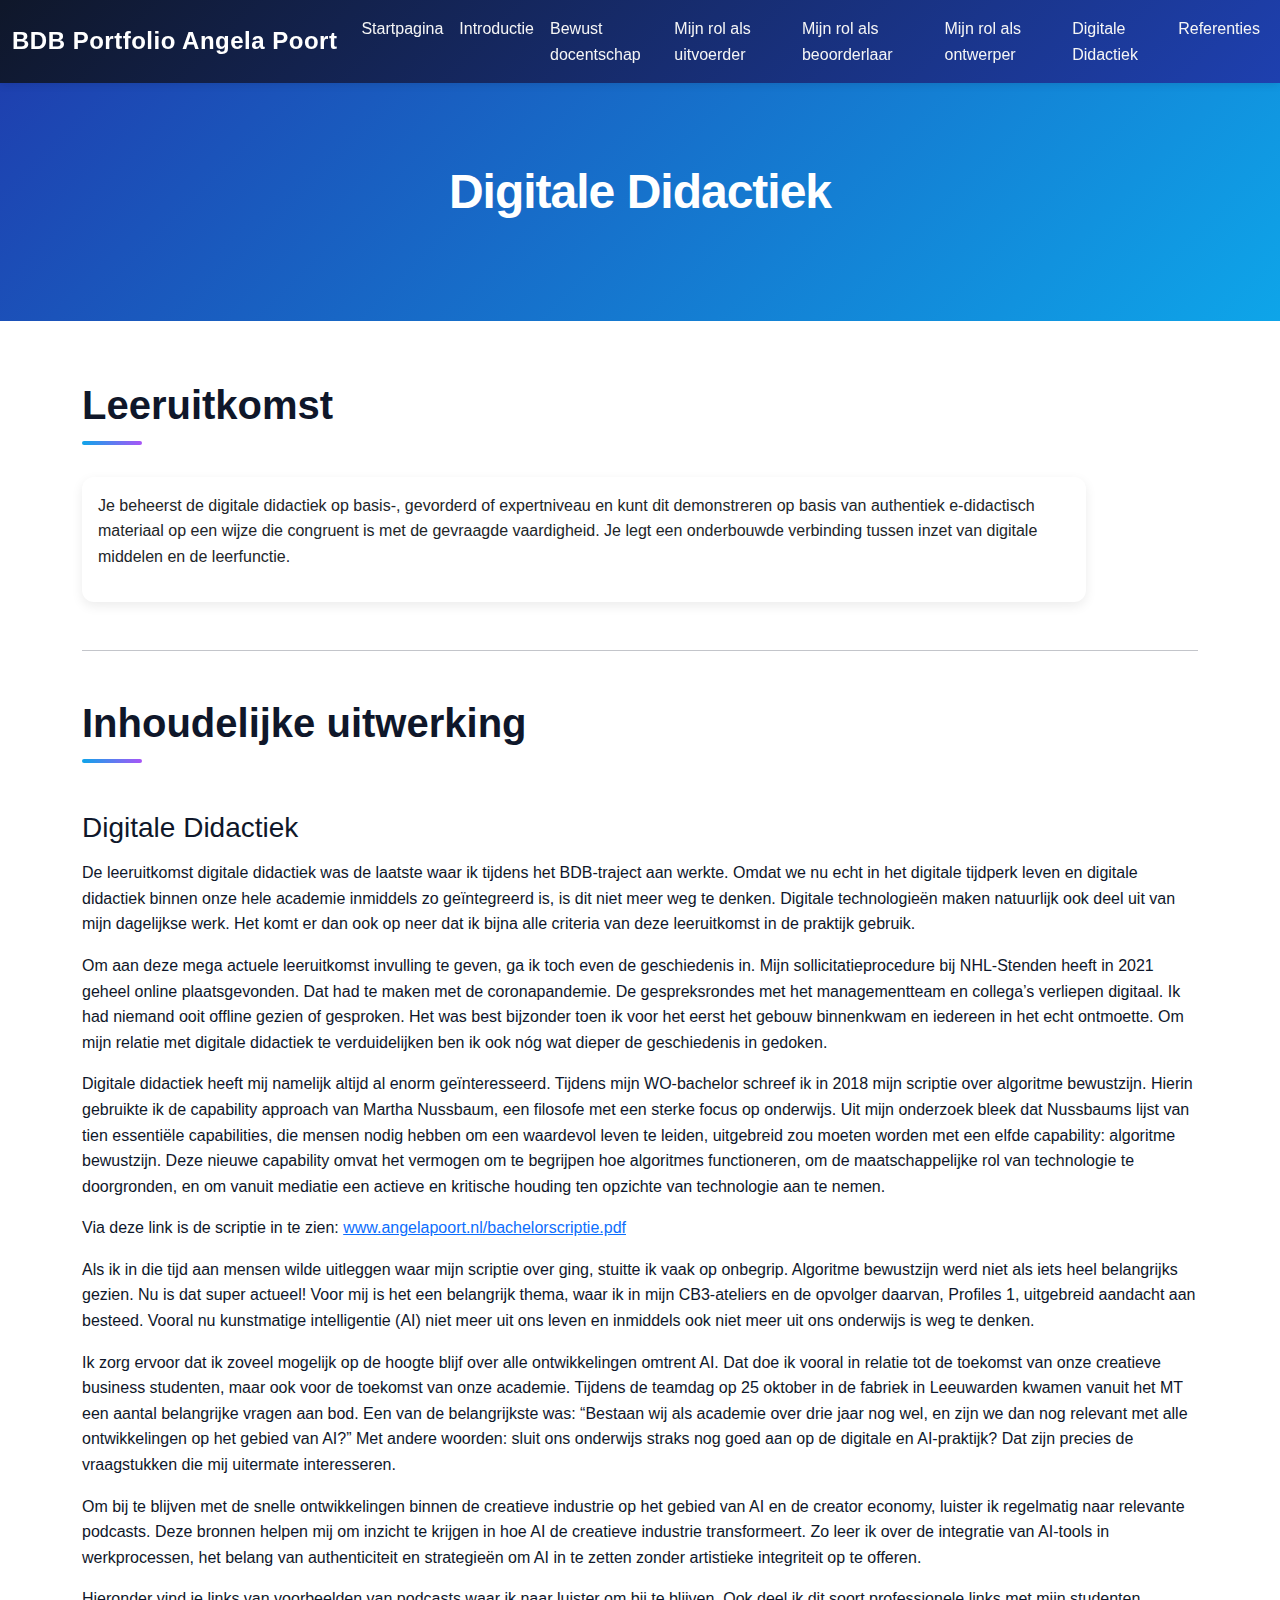
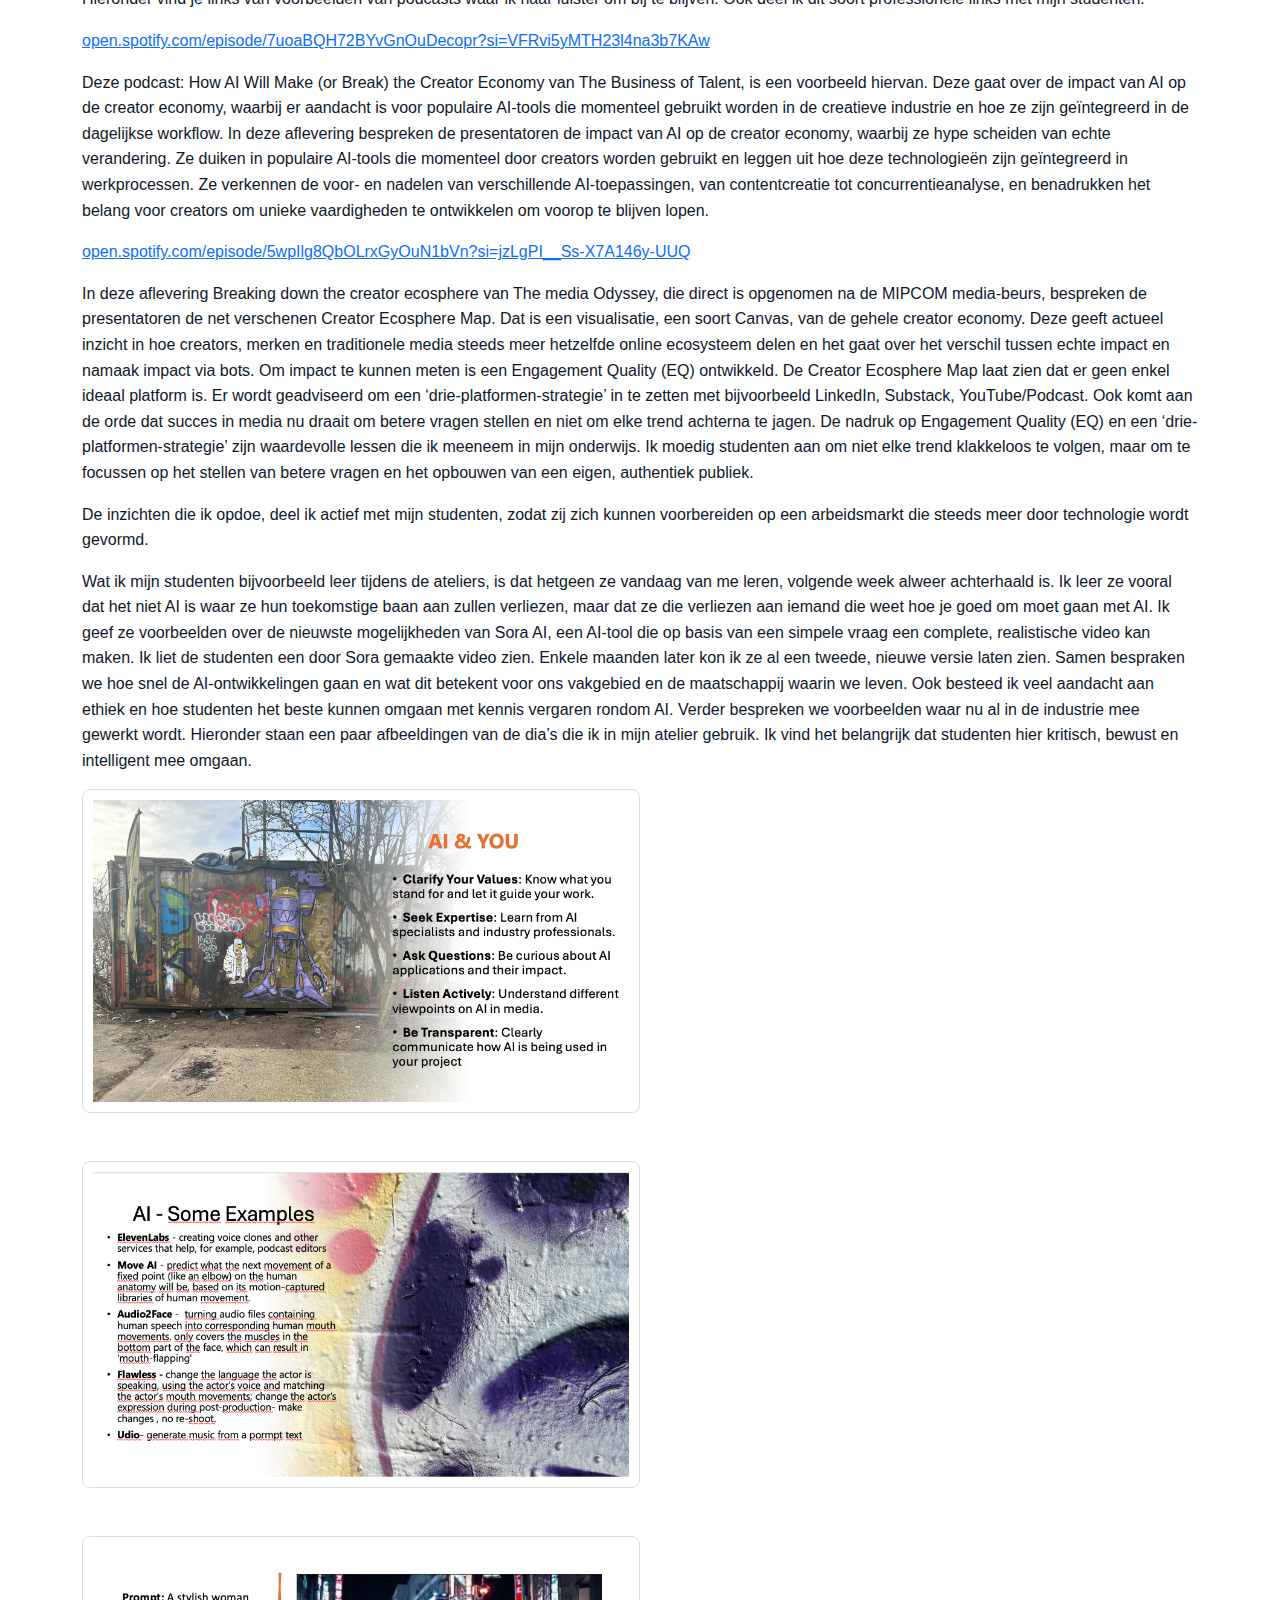
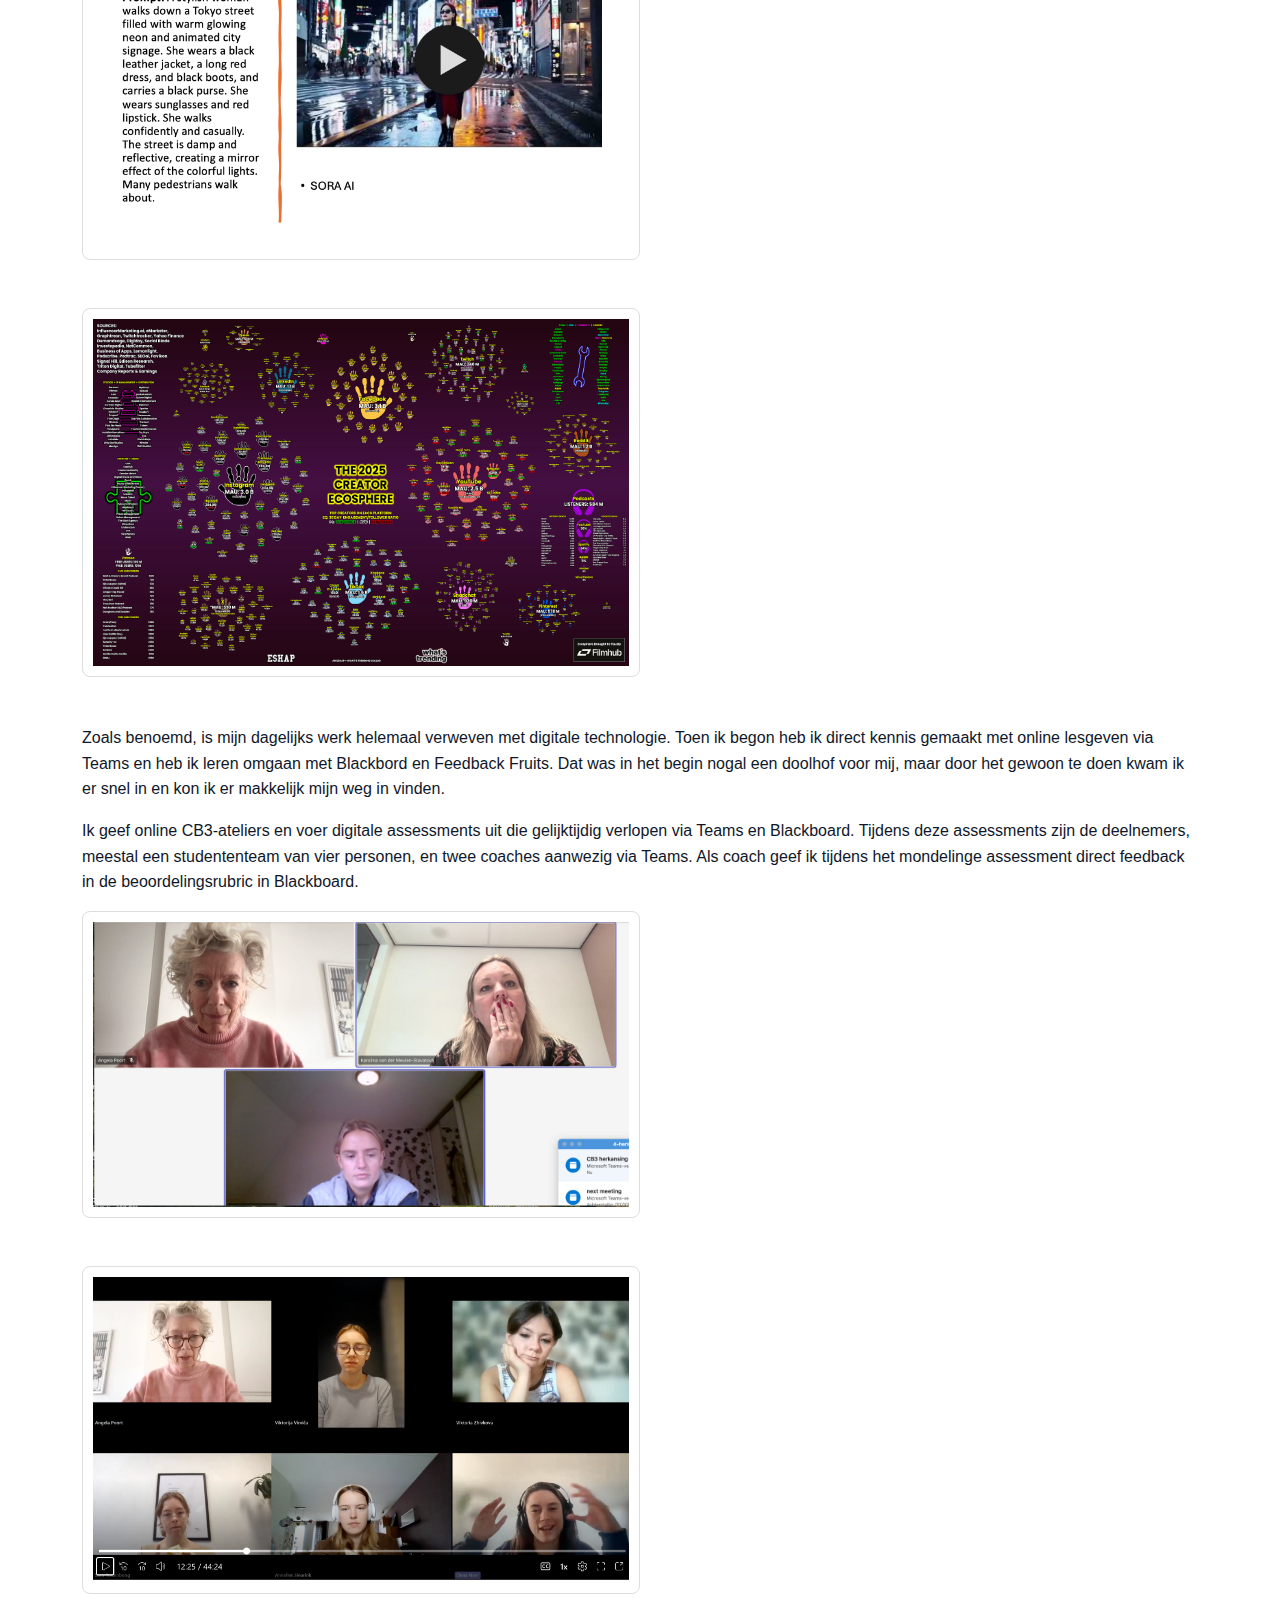
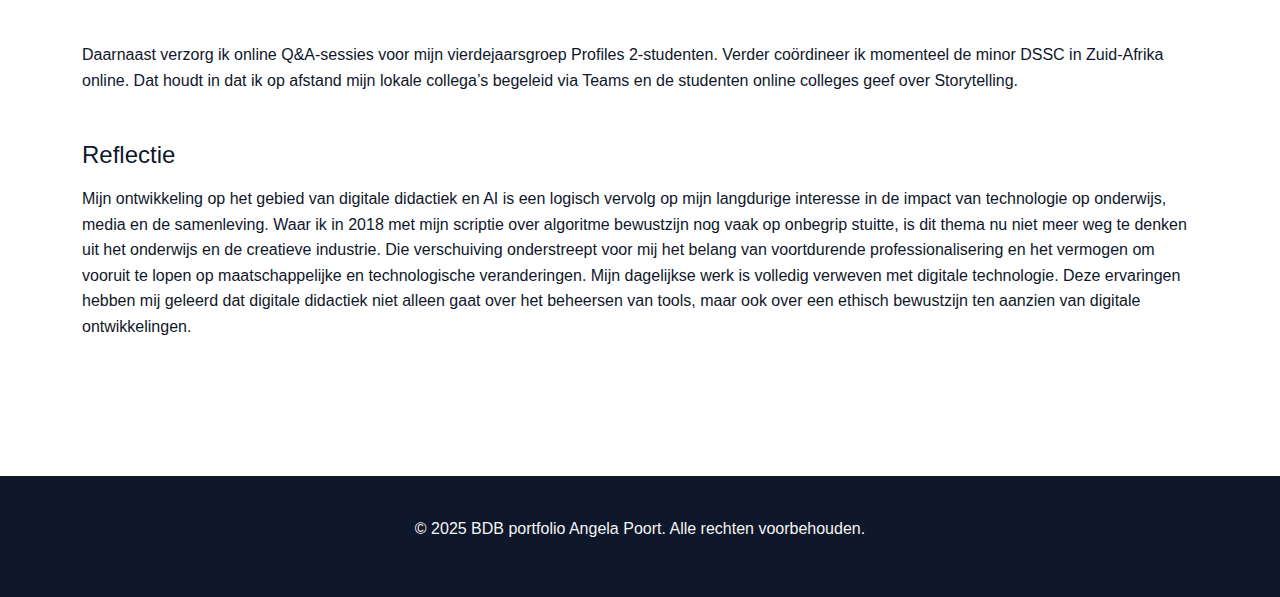
<file: digitale-didactiek.html>
<!DOCTYPE html>
<html lang="nl">
<head>
  <meta charset="UTF-8">
  <meta name="viewport" content="width=device-width, initial-scale=1.0">
  <title>Digitale Didactiek | Docentschapportfolio</title>
  <link href="https://cdn.jsdelivr.net/npm/bootstrap@5.3.0/dist/css/bootstrap.min.css" rel="stylesheet">
  <link rel="stylesheet" href="style.css">
</head>
<body>

  <!-- Navbar -->
  <nav class="navbar navbar-expand-lg navbar-dark sticky-top">
    <div class="container-fluid">
      <a class="navbar-brand" href="index.html">BDB Portfolio Angela Poort</a>
      <button class="navbar-toggler" type="button" data-bs-toggle="collapse" data-bs-target="#navbarNav">
        <span class="navbar-toggler-icon"></span>
      </button>
      <div class="collapse navbar-collapse" id="navbarNav">
        <ul class="navbar-nav ms-auto">
          <li class="nav-item">
            <a class="nav-link" href="index.html">Startpagina</a>
          </li>
          <li class="nav-item">
            <a class="nav-link" href="introductie.html">Introductie</a>
          </li>
          <li class="nav-item">
            <a class="nav-link" href="bewust-docentschap.html">Bewust docentschap</a>
          </li>
          <li class="nav-item">
            <a class="nav-link" href="mijn-rol-als-uitvoerder.html">Mijn rol als uitvoerder</a>
          </li>
          <li class="nav-item">
            <a class="nav-link" href="mijn-rol-als-beoorderlaar.html">Mijn rol als beoorderlaar</a>
          </li>
          <li class="nav-item">
            <a class="nav-link" href="mijn-rol-als-ontwerper.html">Mijn rol als ontwerper</a>
          </li>
          <li class="nav-item">
            <a class="nav-link active" href="digitale-didactiek.html">Digitale Didactiek</a>
          </li>
          <li class="nav-item">
            <a class="nav-link" href="referenties.html">Referenties</a>
          </li>
        </ul>
      </div>
    </div>
  </nav>

  <!-- Hero Section -->
  <section class="hero">
    <div class="container">
      <h1>Digitale Didactiek</h1>
    </div>
  </section>

  <!-- Main Content -->
  <section class="container">
    <h2>Leeruitkomst</h2>
    
    <div class="card mb-5" style="border-left: 4px solid var(--accent-purple); border: none; max-width: 90%;">
      <div class="card-body">
        <p>Je beheerst de digitale didactiek op basis-, gevorderd of expertniveau en kunt dit demonstreren op basis van authentiek e-didactisch materiaal op een wijze die congruent is met de gevraagde vaardigheid. Je legt een onderbouwde verbinding tussen inzet van digitale middelen en de leerfunctie.</p>
      </div>
    </div>

    <hr class="my-5">

    <h2>Inhoudelijke uitwerking</h2>

    <h3 class="mt-5 mb-3">Digitale Didactiek</h3>

    <p>De leeruitkomst digitale didactiek was de laatste waar ik tijdens het BDB-traject aan werkte. Omdat we nu echt in het digitale tijdperk leven en digitale didactiek binnen onze hele academie inmiddels zo geïntegreerd is, is dit niet meer weg te denken. Digitale technologieën maken natuurlijk ook deel uit van mijn dagelijkse werk. Het komt er dan ook op neer dat ik bijna alle criteria van deze leeruitkomst in de praktijk gebruik.  </p>

    <p>Om aan deze mega actuele leeruitkomst invulling te geven, ga ik toch even de geschiedenis in. Mijn sollicitatieprocedure bij NHL-Stenden heeft in 2021 geheel online plaatsgevonden. Dat had te maken met de coronapandemie. De gespreksrondes met het managementteam en collega’s verliepen digitaal. Ik had niemand ooit offline gezien of gesproken. Het was best bijzonder toen ik voor het eerst het gebouw binnenkwam en iedereen in het echt ontmoette. Om mijn relatie met digitale didactiek te verduidelijken ben ik ook nóg wat dieper de geschiedenis in gedoken. </p>

    <p>Digitale didactiek heeft mij namelijk altijd al enorm geïnteresseerd. Tijdens mijn WO-bachelor schreef ik in 2018 mijn scriptie over algoritme bewustzijn. Hierin gebruikte ik de capability approach van Martha Nussbaum, een filosofe met een sterke focus op onderwijs. Uit mijn onderzoek bleek dat Nussbaums lijst van tien essentiële capabilities, die mensen nodig hebben om een waardevol leven te leiden, uitgebreid zou moeten worden met een elfde capability: algoritme bewustzijn. Deze nieuwe capability omvat het vermogen om te begrijpen hoe algoritmes functioneren, om de maatschappelijke rol van technologie te doorgronden, en om vanuit mediatie een actieve en kritische houding ten opzichte van technologie aan te nemen.  </p>

    <p>Via deze link is de scriptie in te zien: <a href="https://www.angelapoort.nl/bachelorscriptie.pdf" target="_blank">www.angelapoort.nl/bachelorscriptie.pdf</a></p>

    <p>Als ik in die tijd aan mensen wilde uitleggen waar mijn scriptie over ging, stuitte ik vaak op onbegrip. Algoritme bewustzijn werd niet als iets heel belangrijks gezien. Nu is dat super actueel! Voor mij is het een belangrijk thema, waar ik in mijn CB3-ateliers en de opvolger daarvan, Profiles 1, uitgebreid aandacht aan besteed. Vooral nu kunstmatige intelligentie (AI) niet meer uit ons leven en inmiddels ook niet meer uit ons onderwijs is weg te denken.  </p>

    <p>Ik zorg ervoor dat ik zoveel mogelijk op de hoogte blijf over alle ontwikkelingen omtrent AI. Dat doe ik vooral in relatie tot de toekomst van onze creatieve business studenten, maar ook voor de toekomst van onze academie. Tijdens de teamdag op 25 oktober in de fabriek in Leeuwarden kwamen vanuit het MT een aantal belangrijke vragen aan bod. Een van de belangrijkste was: “Bestaan wij als academie over drie jaar nog wel, en zijn we dan nog relevant met alle ontwikkelingen op het gebied van AI?” Met andere woorden: sluit ons onderwijs straks nog goed aan op de digitale en AI-praktijk? Dat zijn precies de vraagstukken die mij uitermate interesseren.  </p>

    <p>Om bij te blijven met de snelle ontwikkelingen binnen de creatieve industrie op het gebied van AI en de creator economy, luister ik regelmatig naar relevante podcasts. Deze bronnen helpen mij om inzicht te krijgen in hoe AI de creatieve industrie transformeert. Zo leer ik over de integratie van AI-tools in werkprocessen, het belang van authenticiteit en strategieën om AI in te zetten zonder artistieke integriteit op te offeren. </p>

    <p>Hieronder vind je links van voorbeelden van podcasts waar ik naar luister om bij te blijven. Ook deel ik dit soort professionele links met mijn studenten.   </p>

    <p><a href="https://open.spotify.com/episode/7uoaBQH72BYvGnOuDecopr?si=VFRvi5yMTH23l4na3b7KAw" target="_blank">open.spotify.com/episode/7uoaBQH72BYvGnOuDecopr?si=VFRvi5yMTH23l4na3b7KAw</a></p>

    <p>Deze podcast: How AI Will Make (or Break) the Creator Economy van The Business of Talent, is een voorbeeld hiervan. Deze gaat over de impact van AI op de creator economy, waarbij er aandacht is voor populaire AI-tools die momenteel gebruikt worden in de creatieve industrie en hoe ze zijn geïntegreerd in de dagelijkse workflow. In deze aflevering bespreken de presentatoren de impact van AI op de creator economy, waarbij ze hype scheiden van echte verandering. Ze duiken in populaire AI-tools die momenteel door creators worden gebruikt en leggen uit hoe deze technologieën zijn geïntegreerd in werkprocessen. Ze verkennen de voor- en nadelen van verschillende AI-toepassingen, van contentcreatie tot concurrentieanalyse, en benadrukken het belang voor creators om unieke vaardigheden te ontwikkelen om voorop te blijven lopen.  </p>

    <p><a href="https://open.spotify.com/episode/5wpIlg8QbOLrxGyOuN1bVn?si=jzLgPI__Ss-X7A146y-UUQ" target="_blank">open.spotify.com/episode/5wpIlg8QbOLrxGyOuN1bVn?si=jzLgPI__Ss-X7A146y-UUQ</a></p>

    <p>In deze aflevering Breaking down the creator ecosphere van The media Odyssey, die direct is opgenomen na de MIPCOM media-beurs, bespreken de presentatoren de net verschenen Creator Ecosphere Map. Dat is een visualisatie, een soort Canvas, van de gehele creator economy. Deze geeft actueel inzicht in hoe creators, merken en traditionele media steeds meer hetzelfde online ecosysteem delen en het gaat over het verschil tussen echte impact en namaak impact via bots. Om impact te kunnen meten is een Engagement Quality (EQ) ontwikkeld. De Creator Ecosphere Map laat zien dat er geen enkel ideaal platform is. Er wordt geadviseerd om een ‘drie-platformen-strategie’ in te zetten met bijvoorbeeld LinkedIn, Substack, YouTube/Podcast. Ook komt aan de orde dat succes in media nu draait om betere vragen stellen en niet om elke trend achterna te jagen. De nadruk op Engagement Quality (EQ) en een ‘drie-platformen-strategie’ zijn waardevolle lessen die ik meeneem in mijn onderwijs. Ik moedig studenten aan om niet elke trend klakkeloos te volgen, maar om te focussen op het stellen van betere vragen en het opbouwen van een eigen, authentiek publiek. </p>

    <p>De inzichten die ik opdoe, deel ik actief met mijn studenten, zodat zij zich kunnen voorbereiden op een arbeidsmarkt die steeds meer door technologie wordt gevormd. </p>

    <p>Wat ik mijn studenten bijvoorbeeld leer tijdens de ateliers, is dat hetgeen ze vandaag van me leren, volgende week alweer achterhaald is. Ik leer ze vooral dat het niet AI is waar ze hun toekomstige baan aan zullen verliezen, maar dat ze die verliezen aan iemand die weet hoe je goed om moet gaan met AI. Ik geef ze voorbeelden over de nieuwste mogelijkheden van Sora AI, een AI-tool die op basis van een simpele vraag een complete, realistische video kan maken. Ik liet de studenten een door Sora gemaakte video zien. Enkele maanden later kon ik ze al een tweede, nieuwe versie laten zien. Samen bespraken we hoe snel de AI-ontwikkelingen gaan en wat dit betekent voor ons vakgebied en de maatschappij waarin we leven. Ook besteed ik veel aandacht aan ethiek en hoe studenten het beste kunnen omgaan met kennis vergaren rondom AI. Verder bespreken we voorbeelden waar nu al in de industrie mee gewerkt wordt. Hieronder staan een paar afbeeldingen van de dia’s die ik in mijn atelier gebruik. Ik vind het belangrijk dat studenten hier kritisch, bewust en intelligent mee omgaan. </p>

    <figure class="mb-5">
      <img src="Dida1.png" alt="Atelier Dia 1" class="img-fluid" style="max-width: 50%; margin-left: auto; margin-right: auto; border: 1px solid #ddd; border-radius: 8px; padding: 10px;">
    </figure>

    <figure class="mb-5">
      <img src="Dida2.png" alt="Atelier Dia 2" class="img-fluid" style="max-width: 50%; margin-left: auto; margin-right: auto; border: 1px solid #ddd; border-radius: 8px; padding: 10px;">
    </figure>

    <figure class="mb-5">
      <img src="Dida3.png" alt="Atelier Dia 3" class="img-fluid" style="max-width: 50%; margin-left: auto; margin-right: auto; border: 1px solid #ddd; border-radius: 8px; padding: 10px;">
    </figure>

    <figure class="mb-5">
      <img src="Dida4.png" alt="Atelier Dia 4" class="img-fluid" style="max-width: 50%; margin-left: auto; margin-right: auto; border: 1px solid #ddd; border-radius: 8px; padding: 10px;">
    </figure>

    <p>Zoals benoemd, is mijn dagelijks werk helemaal verweven met digitale technologie. Toen ik begon heb ik direct kennis gemaakt met online lesgeven via Teams en heb ik leren omgaan met Blackbord en Feedback Fruits. Dat was in het begin nogal een doolhof voor mij, maar door het gewoon te doen kwam ik er snel in en kon ik er makkelijk mijn weg in vinden. </p>

    <p>Ik geef online CB3-ateliers en voer digitale assessments uit die gelijktijdig verlopen via Teams en Blackboard. Tijdens deze assessments zijn de deelnemers, meestal een studententeam van vier personen, en twee coaches aanwezig via Teams. Als coach geef ik tijdens het mondelinge assessment direct feedback in de beoordelingsrubric in Blackboard.  </p>

    <figure class="mb-5">
      <img src="Dida5.png" alt="Herexamens" class="img-fluid" style="max-width: 50%; margin-left: auto; margin-right: auto; border: 1px solid #ddd; border-radius: 8px; padding: 10px;">
    </figure>

    <figure class="mb-5">
      <img src="Dida6.png" alt="Online overleg" class="img-fluid" style="max-width: 50%; margin-left: auto; margin-right: auto; border: 1px solid #ddd; border-radius: 8px; padding: 10px;">
    </figure>

    <p>Daarnaast verzorg ik online Q&A-sessies voor mijn vierdejaarsgroep Profiles 2-studenten. Verder coördineer ik momenteel de minor DSSC in Zuid-Afrika online. Dat houdt in dat ik op afstand mijn lokale collega’s begeleid via Teams en de studenten online colleges geef over Storytelling. </p>

    <h4 class="mt-5 mb-3">Reflectie</h4>

    <p>Mijn ontwikkeling op het gebied van digitale didactiek en AI is een logisch vervolg op mijn langdurige interesse in de impact van technologie op onderwijs, media en de samenleving. Waar ik in 2018 met mijn scriptie over algoritme bewustzijn nog vaak op onbegrip stuitte, is dit thema nu niet meer weg te denken uit het onderwijs en de creatieve industrie. Die verschuiving onderstreept voor mij het belang van voortdurende professionalisering en het vermogen om vooruit te lopen op maatschappelijke en technologische veranderingen. Mijn dagelijkse werk is volledig verweven met digitale technologie. Deze ervaringen hebben mij geleerd dat digitale didactiek niet alleen gaat over het beheersen van tools, maar ook over een ethisch bewustzijn ten aanzien van digitale ontwikkelingen. </p>

  </section>

  <!-- Footer -->
  <footer>
    <div class="container">
      <p>&copy; 2025 BDB portfolio Angela Poort. Alle rechten voorbehouden.</p>
    </div>
  </footer>

  <script src="https://cdn.jsdelivr.net/npm/bootstrap@5.3.0/dist/js/bootstrap.bundle.min.js"></script>
</body>
</html>
</file>
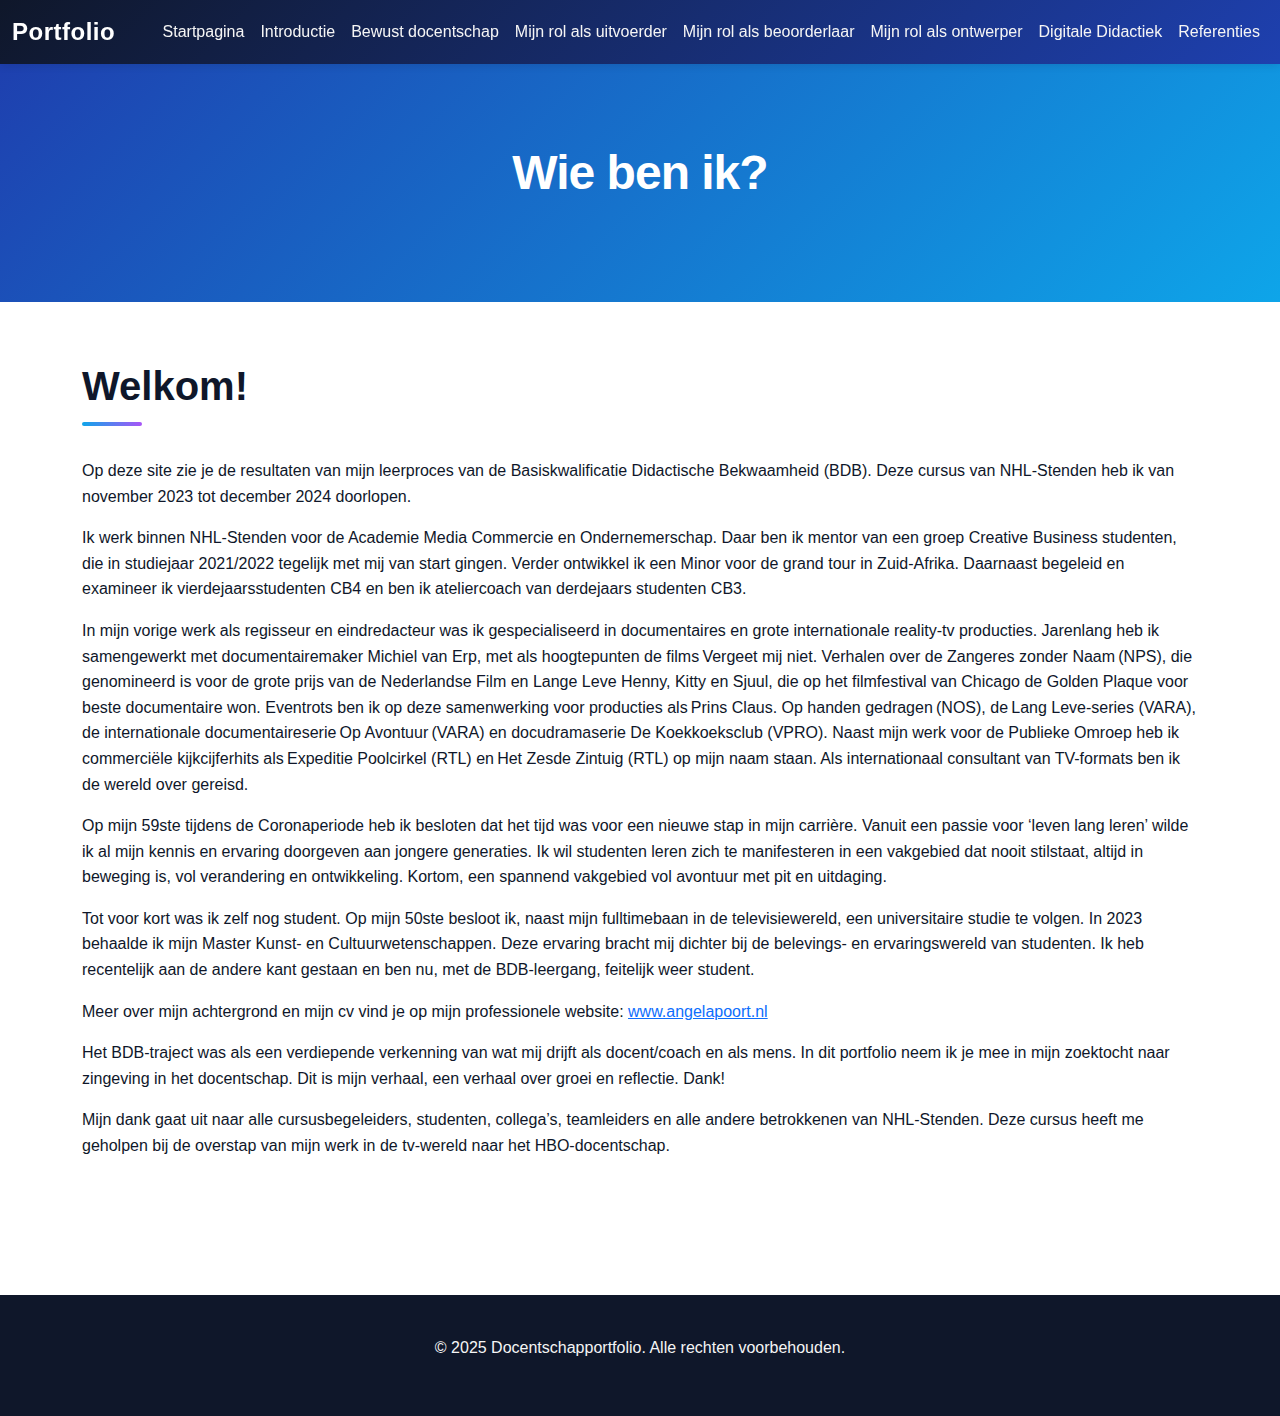
<file: introductie.html>
<!DOCTYPE html>
<html lang="nl">
<head>
  <meta charset="UTF-8">
  <meta name="viewport" content="width=device-width, initial-scale=1.0">
  <title>Wie ben ik | Docentschapportfolio</title>
  <link href="https://cdn.jsdelivr.net/npm/bootstrap@5.3.0/dist/css/bootstrap.min.css" rel="stylesheet">
  <link rel="stylesheet" href="style.css">
</head>
<body>

  <!-- Navbar -->
  <nav class="navbar navbar-expand-lg navbar-dark sticky-top">
    <div class="container-fluid">
      <a class="navbar-brand" href="index.html">Portfolio</a>
      <button class="navbar-toggler" type="button" data-bs-toggle="collapse" data-bs-target="#navbarNav">
        <span class="navbar-toggler-icon"></span>
      </button>
      <div class="collapse navbar-collapse" id="navbarNav">
        <ul class="navbar-nav ms-auto">
          <li class="nav-item">
            <a class="nav-link" href="index.html">Startpagina</a>
          </li>
          <li class="nav-item">
            <a class="nav-link active" href="introductie.html">Introductie</a>
          </li>
          <li class="nav-item">
            <a class="nav-link" href="bewust-docentschap.html">Bewust docentschap</a>
          </li>
          <li class="nav-item">
            <a class="nav-link" href="mijn-rol-als-uitvoerder.html">Mijn rol als uitvoerder</a>
          </li>
          <li class="nav-item">
            <a class="nav-link" href="mijn-rol-als-beoorderlaar.html">Mijn rol als beoorderlaar</a>
          </li>
          <li class="nav-item">
            <a class="nav-link" href="mijn-rol-als-ontwerper.html">Mijn rol als ontwerper</a>
          </li>
          <li class="nav-item">
            <a class="nav-link" href="digitale-didactiek.html">Digitale Didactiek</a>
          </li>
          <li class="nav-item">
            <a class="nav-link" href="referenties.html">Referenties</a>
          </li>
        </ul>
      </div>
    </div>
  </nav>

  <!-- Hero Section -->
  <section class="hero">
    <div class="container">
      <h1>Wie ben ik?</h1>
    </div>
  </section>

  <!-- Main Content -->
  <section class="container">
    <h2>Welkom!</h2>

    <p>Op deze site zie je de resultaten van mijn leerproces van de Basiskwalificatie Didactische Bekwaamheid (BDB). Deze cursus van NHL-Stenden heb ik van november 2023 tot december 2024 doorlopen.</p>

    <p>Ik werk binnen NHL-Stenden voor de Academie Media Commercie en Ondernemerschap. Daar ben ik mentor van een groep Creative Business studenten, die in studiejaar 2021/2022 tegelijk met mij van start gingen. Verder ontwikkel ik een Minor voor de grand tour in Zuid-Afrika. Daarnaast begeleid en examineer ik vierdejaarsstudenten CB4 en ben ik ateliercoach van derdejaars studenten CB3.</p>

    <p>In mijn vorige werk als regisseur en eindredacteur was ik gespecialiseerd in documentaires en grote internationale reality-tv producties. Jarenlang heb ik samengewerkt met documentairemaker Michiel van Erp, met als hoogtepunten de films Vergeet mij niet. Verhalen over de Zangeres zonder Naam (NPS), die genomineerd is voor de grote prijs van de Nederlandse Film en Lange Leve Henny, Kitty en Sjuul, die op het filmfestival van Chicago de Golden Plaque voor beste documentaire won. Eventrots ben ik op deze samenwerking voor producties als Prins Claus. Op handen gedragen (NOS), de Lang Leve-series (VARA), de internationale documentaireserie Op Avontuur (VARA) en docudramaserie De Koekkoeksclub (VPRO). Naast mijn werk voor de Publieke Omroep heb ik commerciële kijkcijferhits als Expeditie Poolcirkel (RTL) en Het Zesde Zintuig (RTL) op mijn naam staan. Als internationaal consultant van TV-formats ben ik de wereld over gereisd.</p>

    <p>Op mijn 59ste tijdens de Coronaperiode heb ik besloten dat het tijd was voor een nieuwe stap in mijn carrière. Vanuit een passie voor ‘leven lang leren’ wilde ik al mijn kennis en ervaring doorgeven aan jongere generaties. Ik wil studenten leren zich te manifesteren in een vakgebied dat nooit stilstaat, altijd in beweging is, vol verandering en ontwikkeling. Kortom, een spannend vakgebied vol avontuur met pit en uitdaging.</p>

    <p>Tot voor kort was ik zelf nog student. Op mijn 50ste besloot ik, naast mijn fulltimebaan in de televisiewereld, een universitaire studie te volgen. In 2023 behaalde ik mijn Master Kunst- en Cultuurwetenschappen. Deze ervaring bracht mij dichter bij de belevings- en ervaringswereld van studenten. Ik heb recentelijk aan de andere kant gestaan en ben nu, met de BDB-leergang, feitelijk weer student.</p>

    <p>Meer over mijn achtergrond en mijn cv vind je op mijn professionele website: <a href="https://www.angelapoort.nl" target="_blank">www.angelapoort.nl</a></p>

    <p>Het BDB-traject was als een verdiepende verkenning van wat mij drijft als docent/coach en als mens. In dit portfolio neem ik je mee in mijn zoektocht naar zingeving in het docentschap. Dit is mijn verhaal, een verhaal over groei en reflectie.
Dank!</p>

<p>Mijn dank gaat uit naar alle cursusbegeleiders, studenten, collega’s, teamleiders en alle andere betrokkenen van NHL-Stenden. Deze cursus heeft me geholpen bij de overstap van mijn werk in de tv-wereld naar het HBO-docentschap.</p>
  </section>

  <!-- Footer -->
  <footer>
    <div class="container">
      <p>&copy; 2025 Docentschapportfolio. Alle rechten voorbehouden.</p>
    </div>
  </footer>

  <script src="https://cdn.jsdelivr.net/npm/bootstrap@5.3.0/dist/js/bootstrap.bundle.min.js"></script>
</body>
</html>
</file>
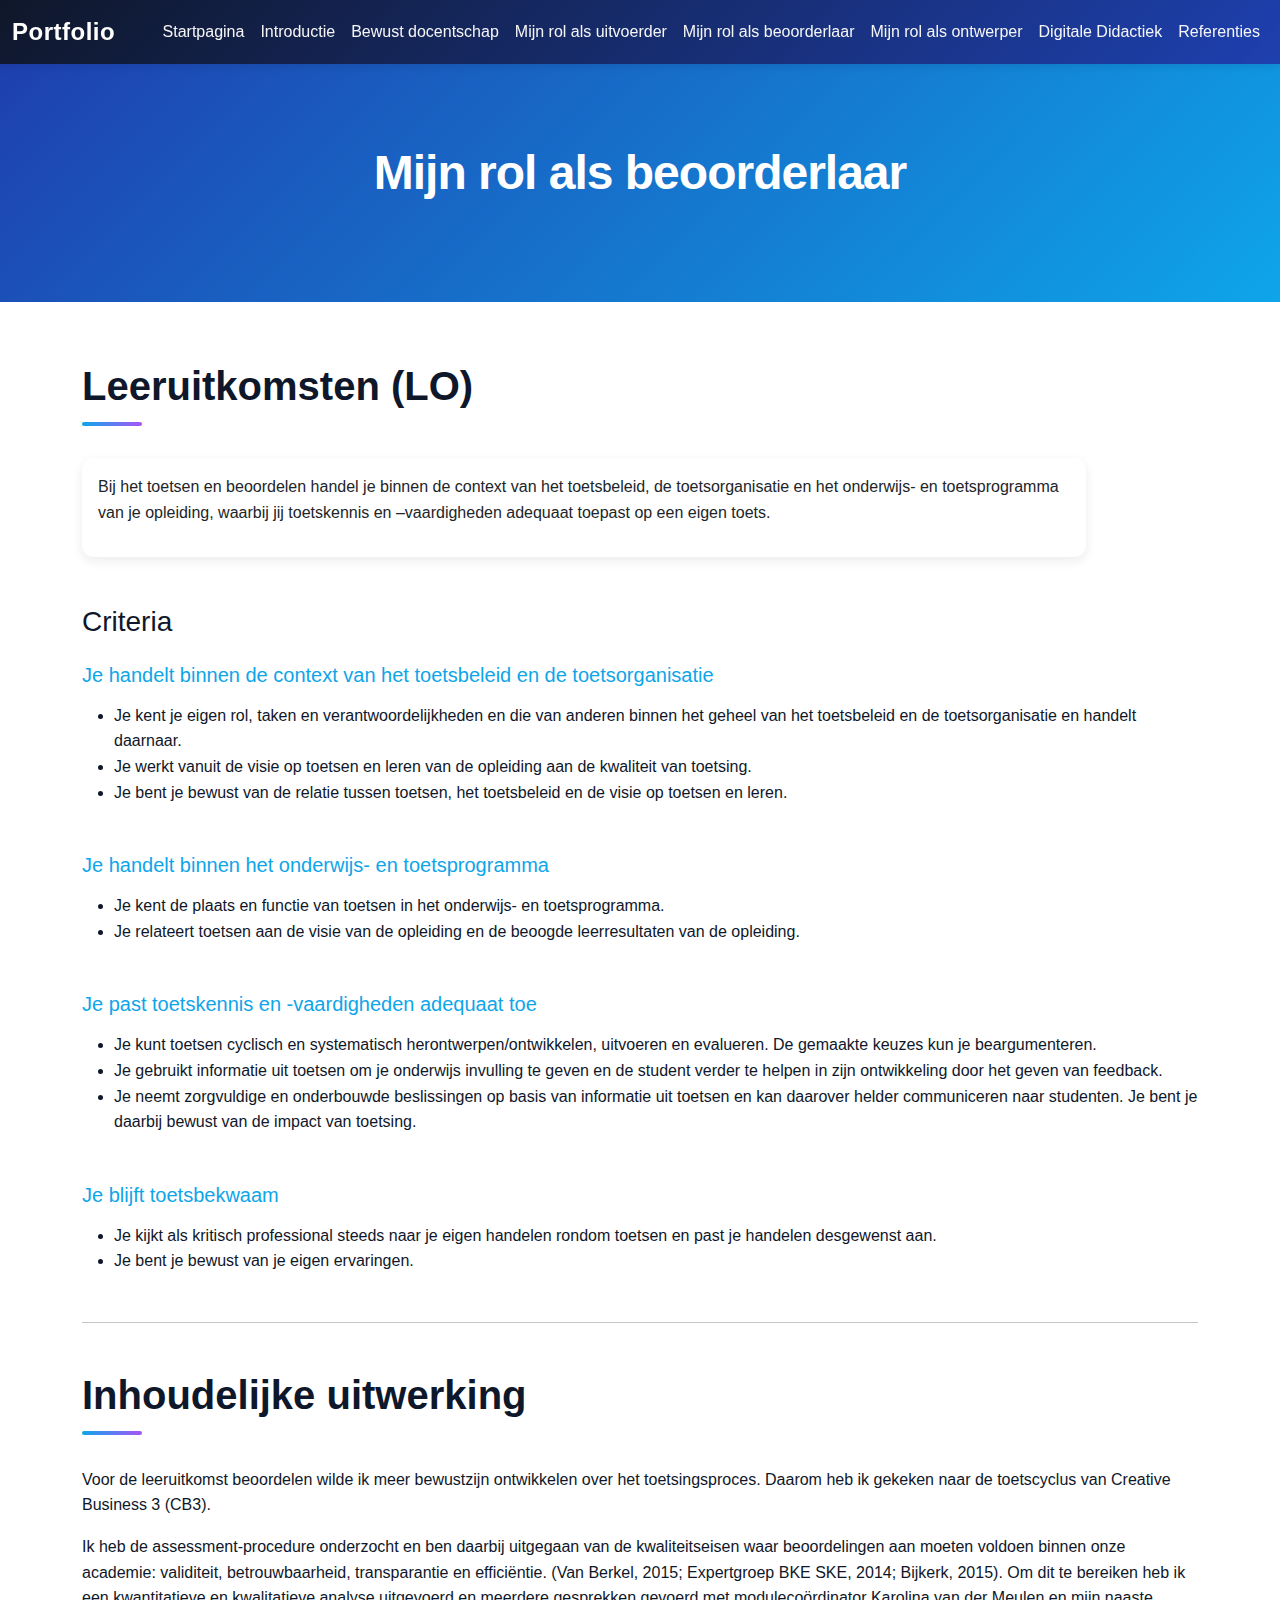
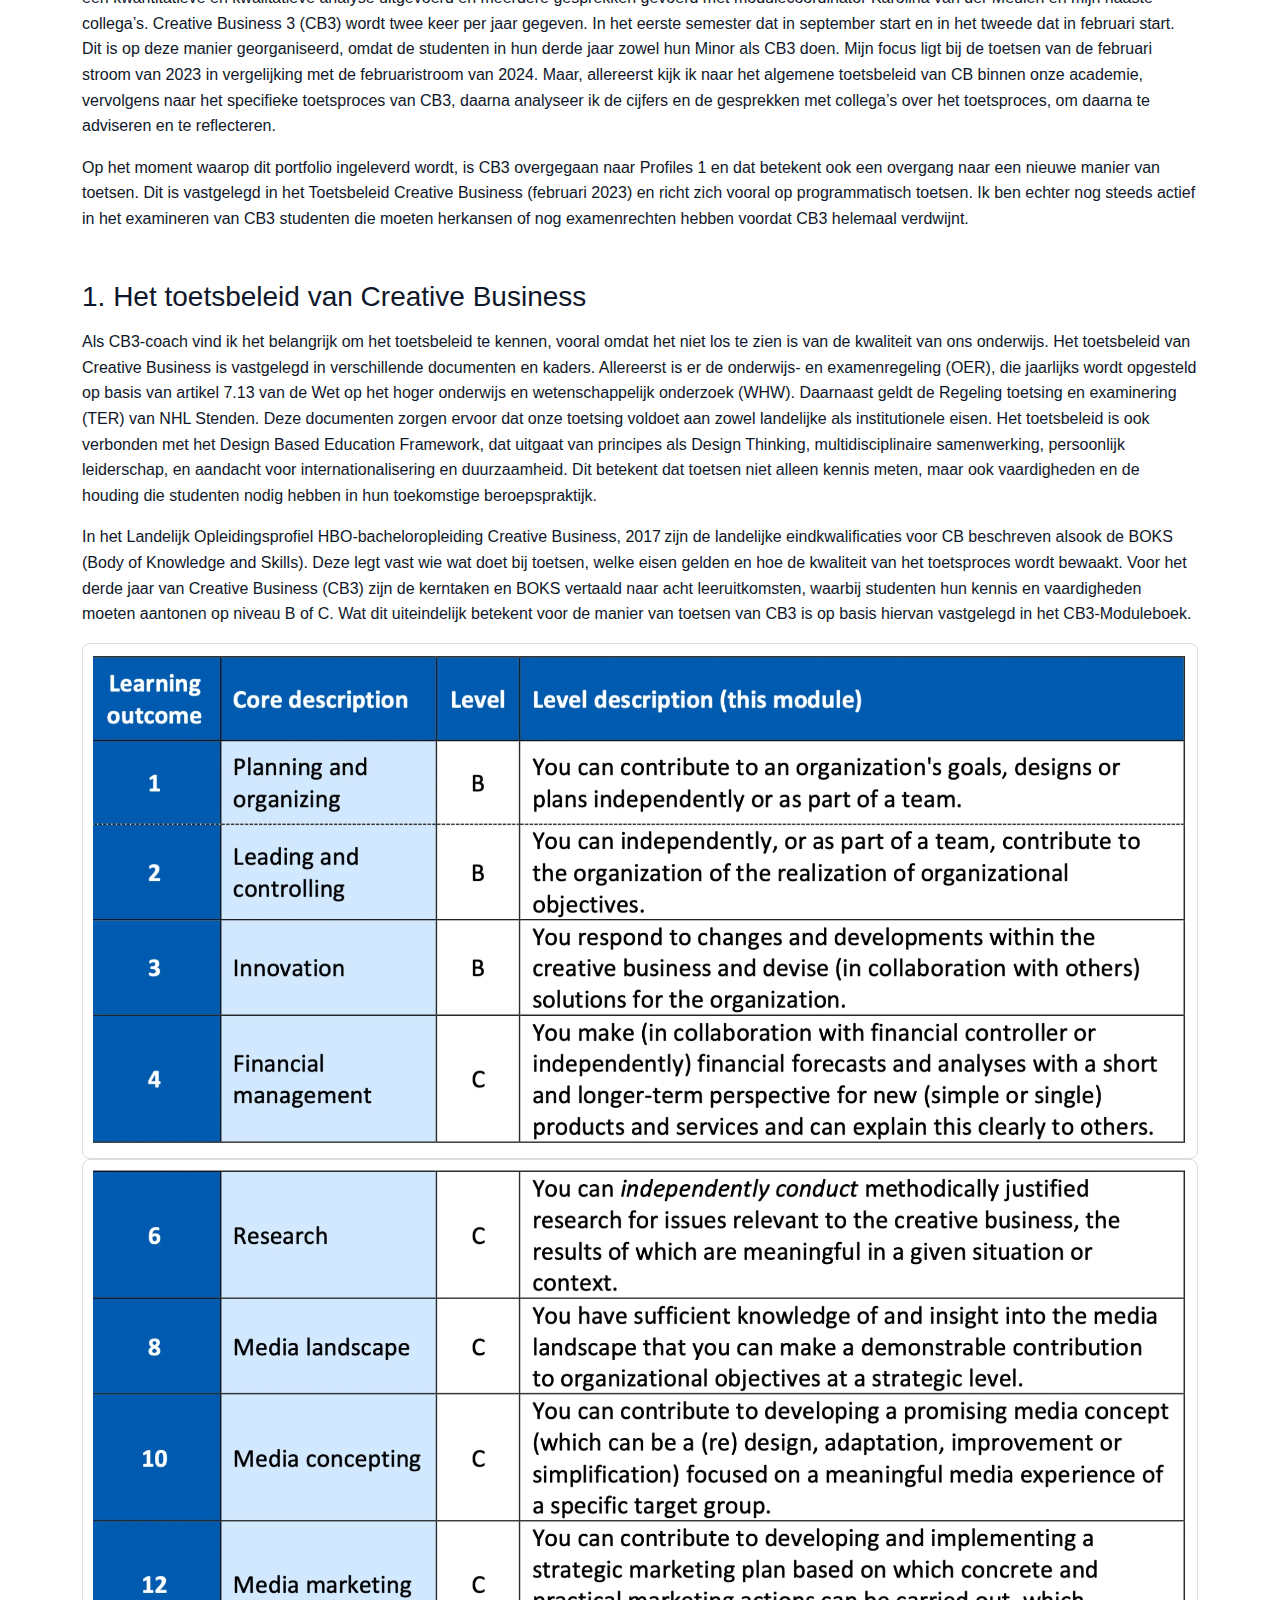
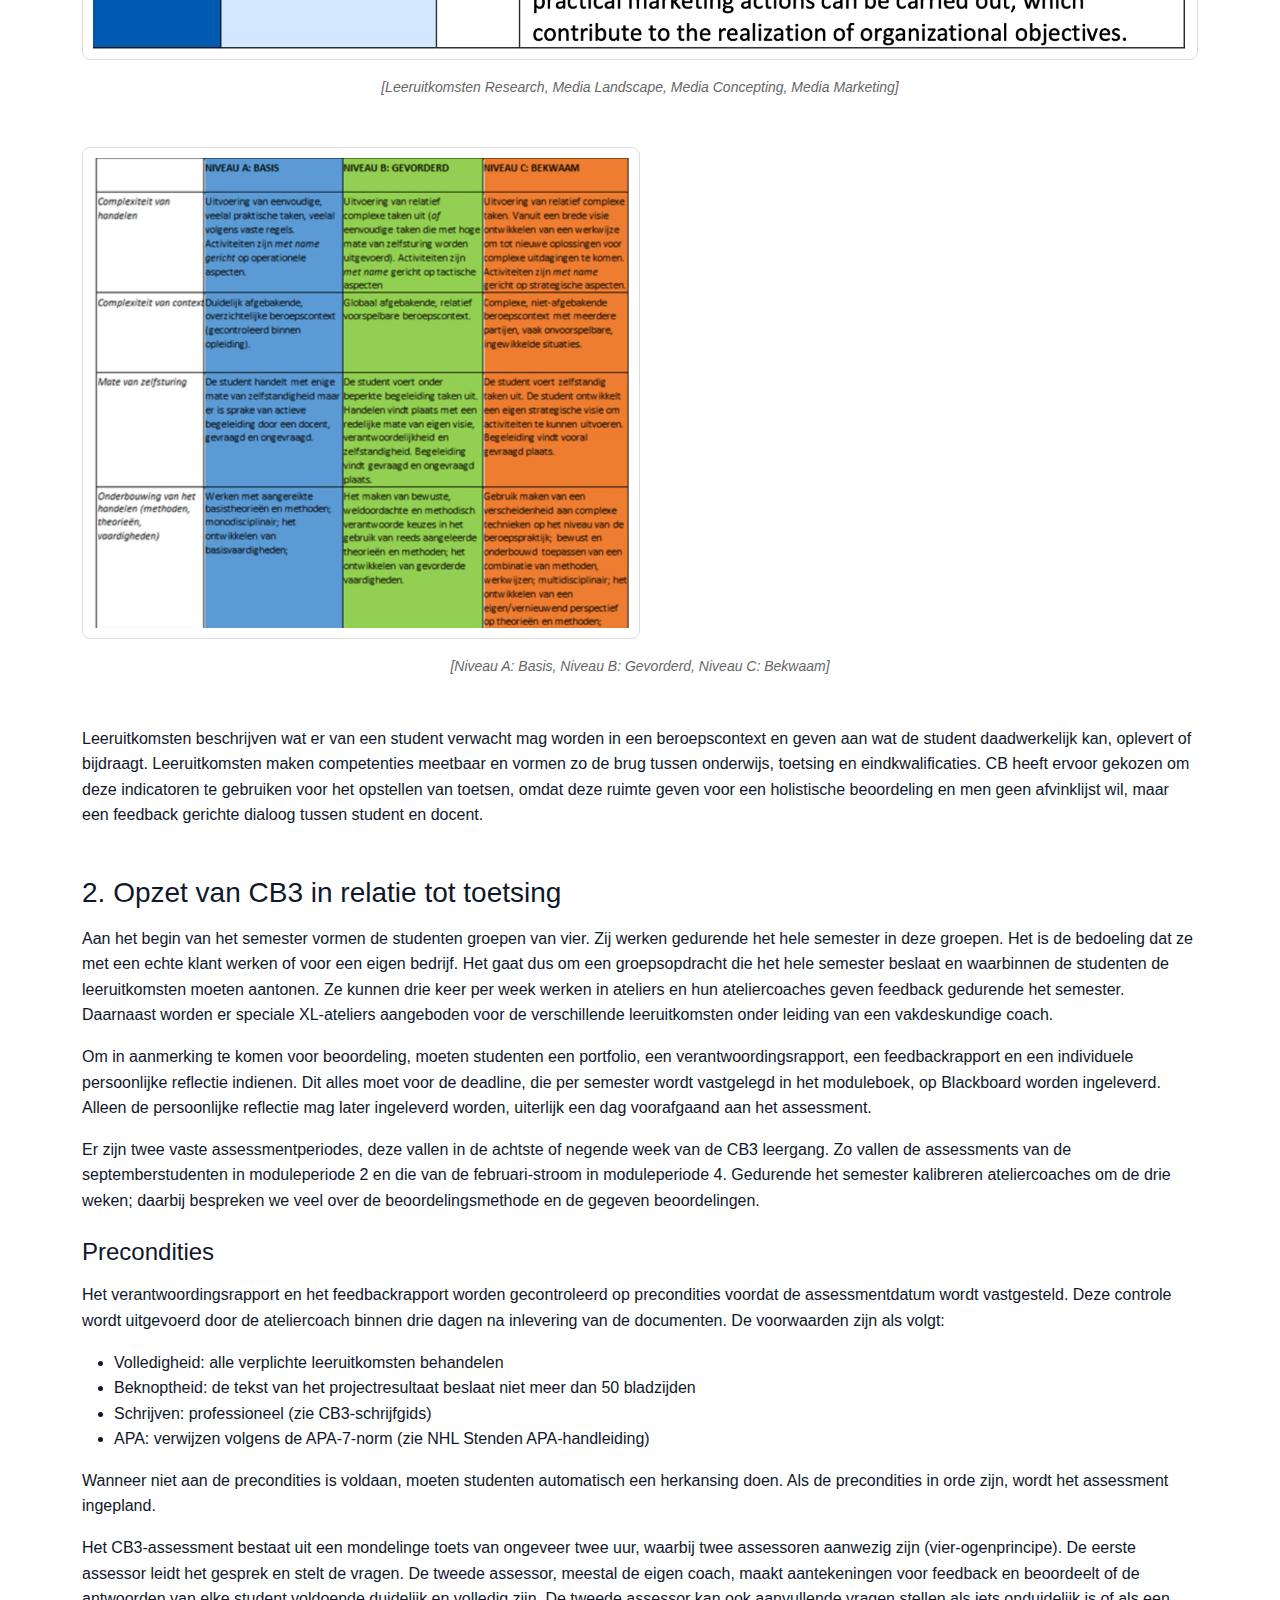
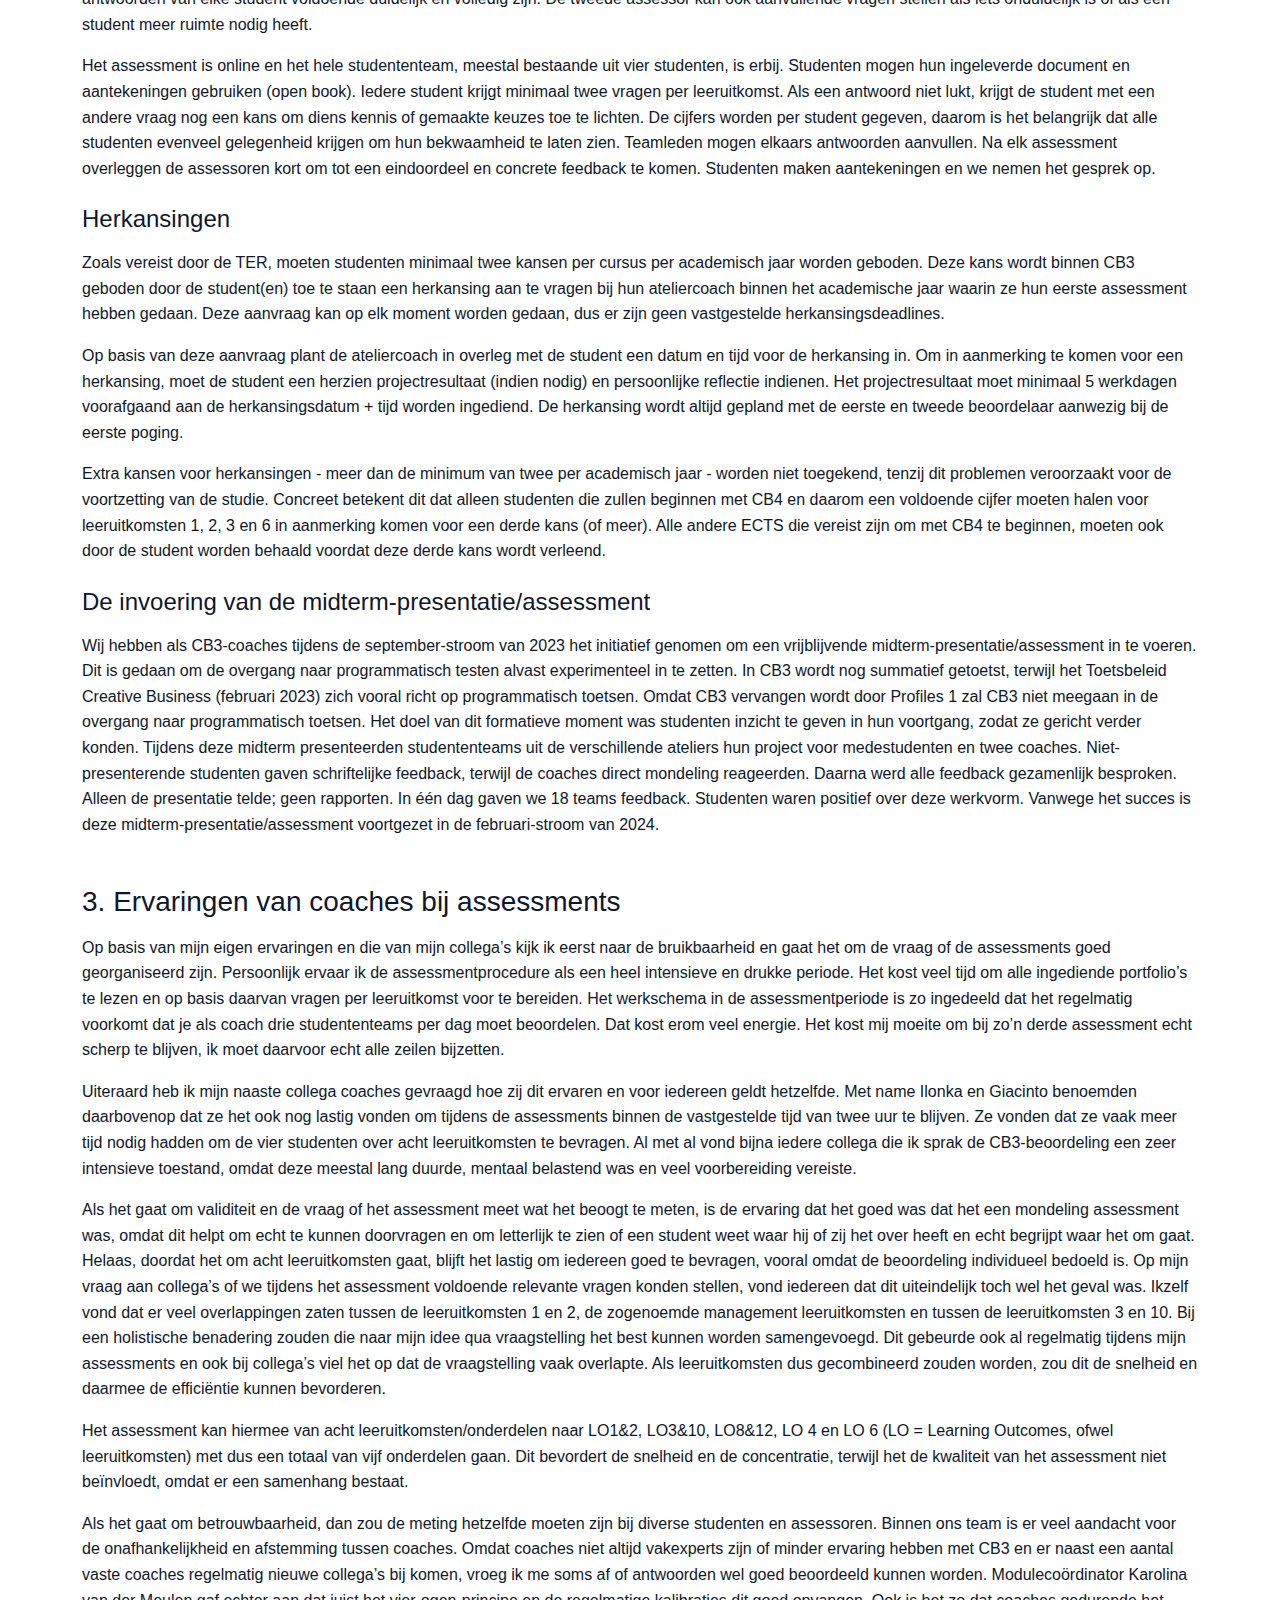
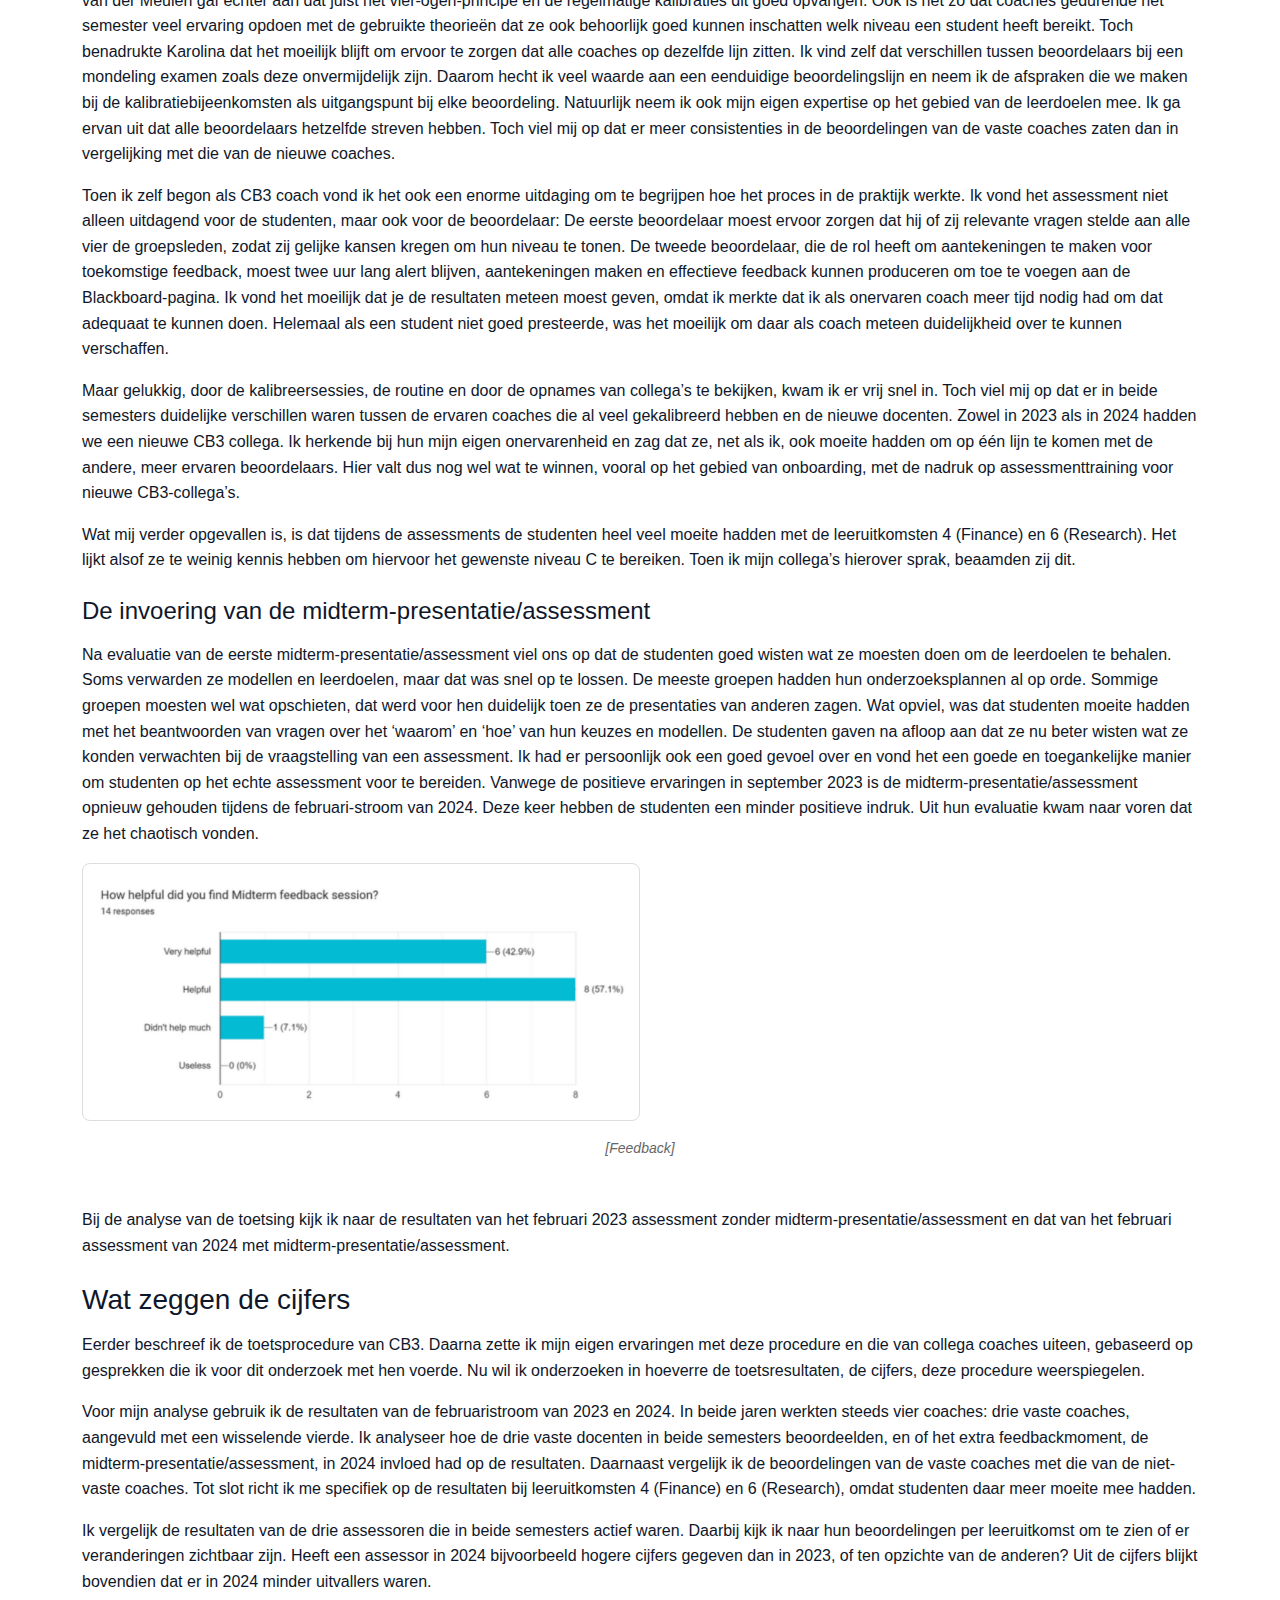
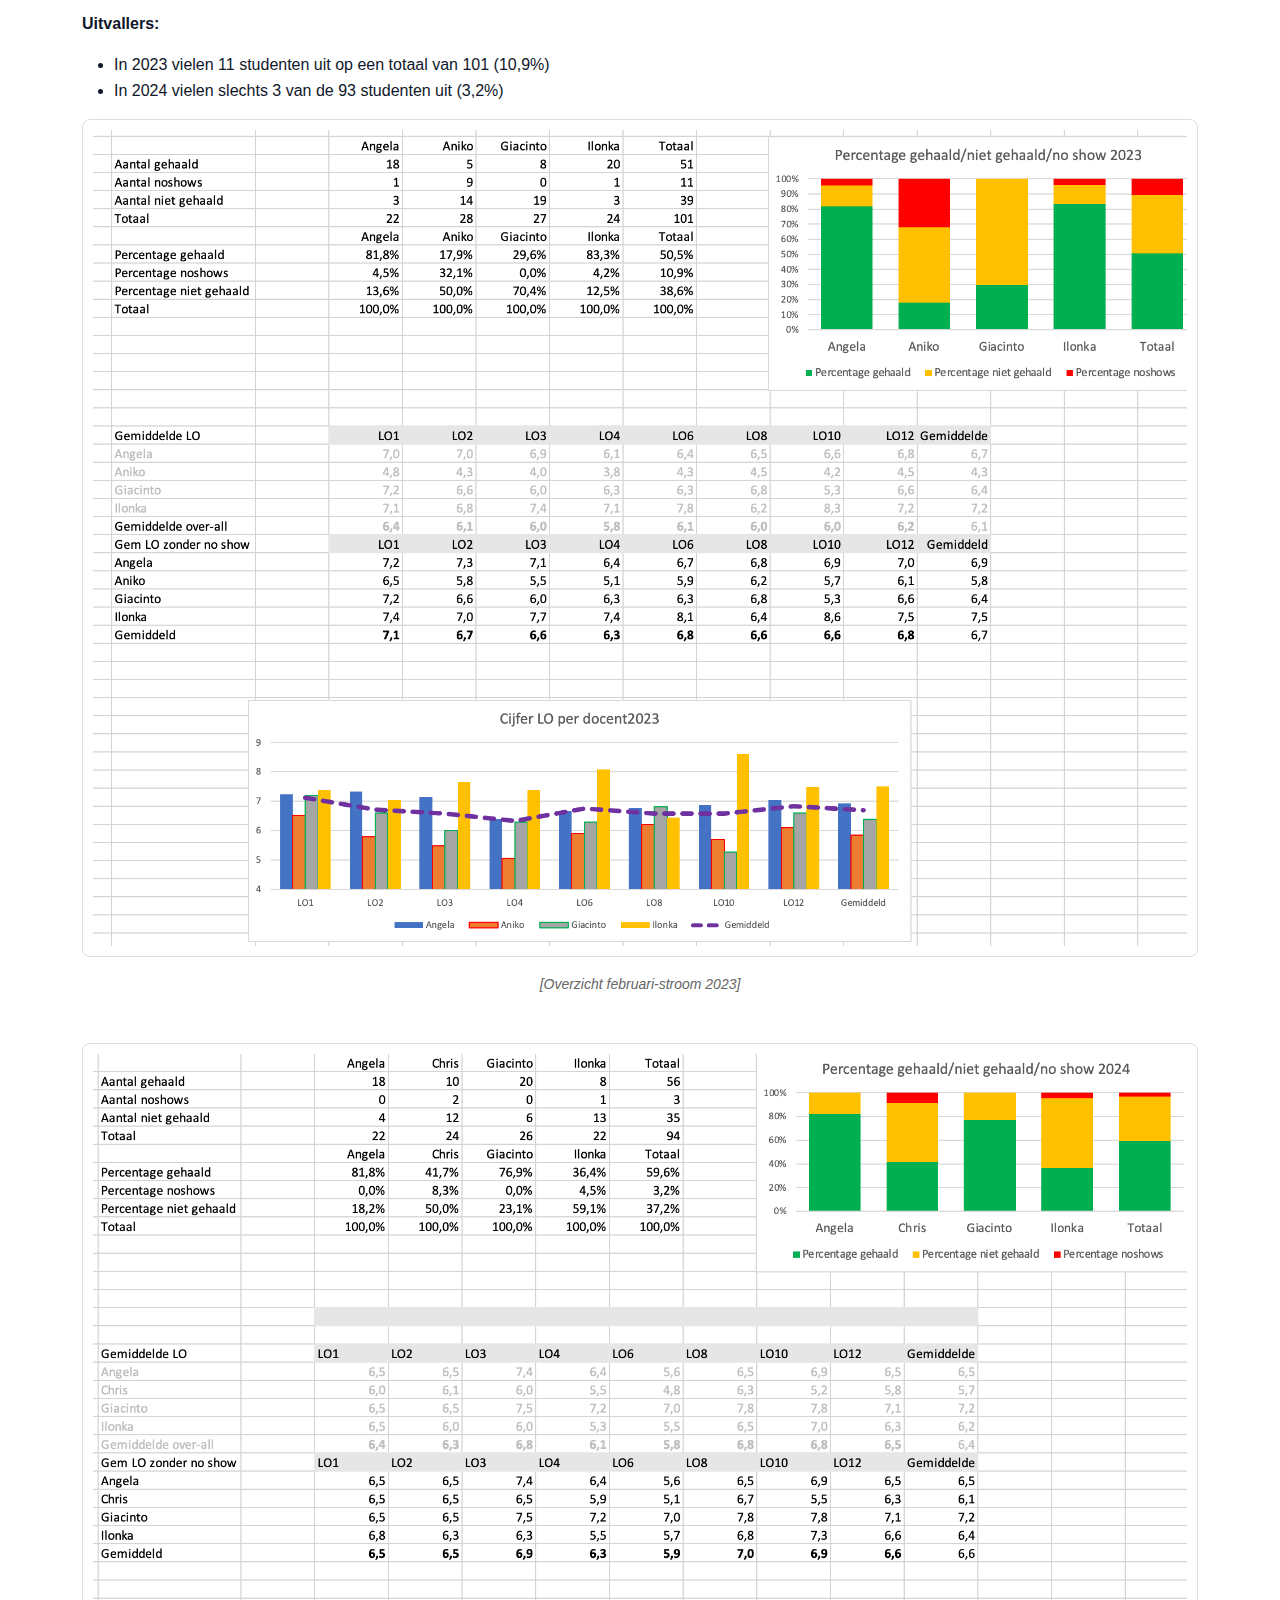
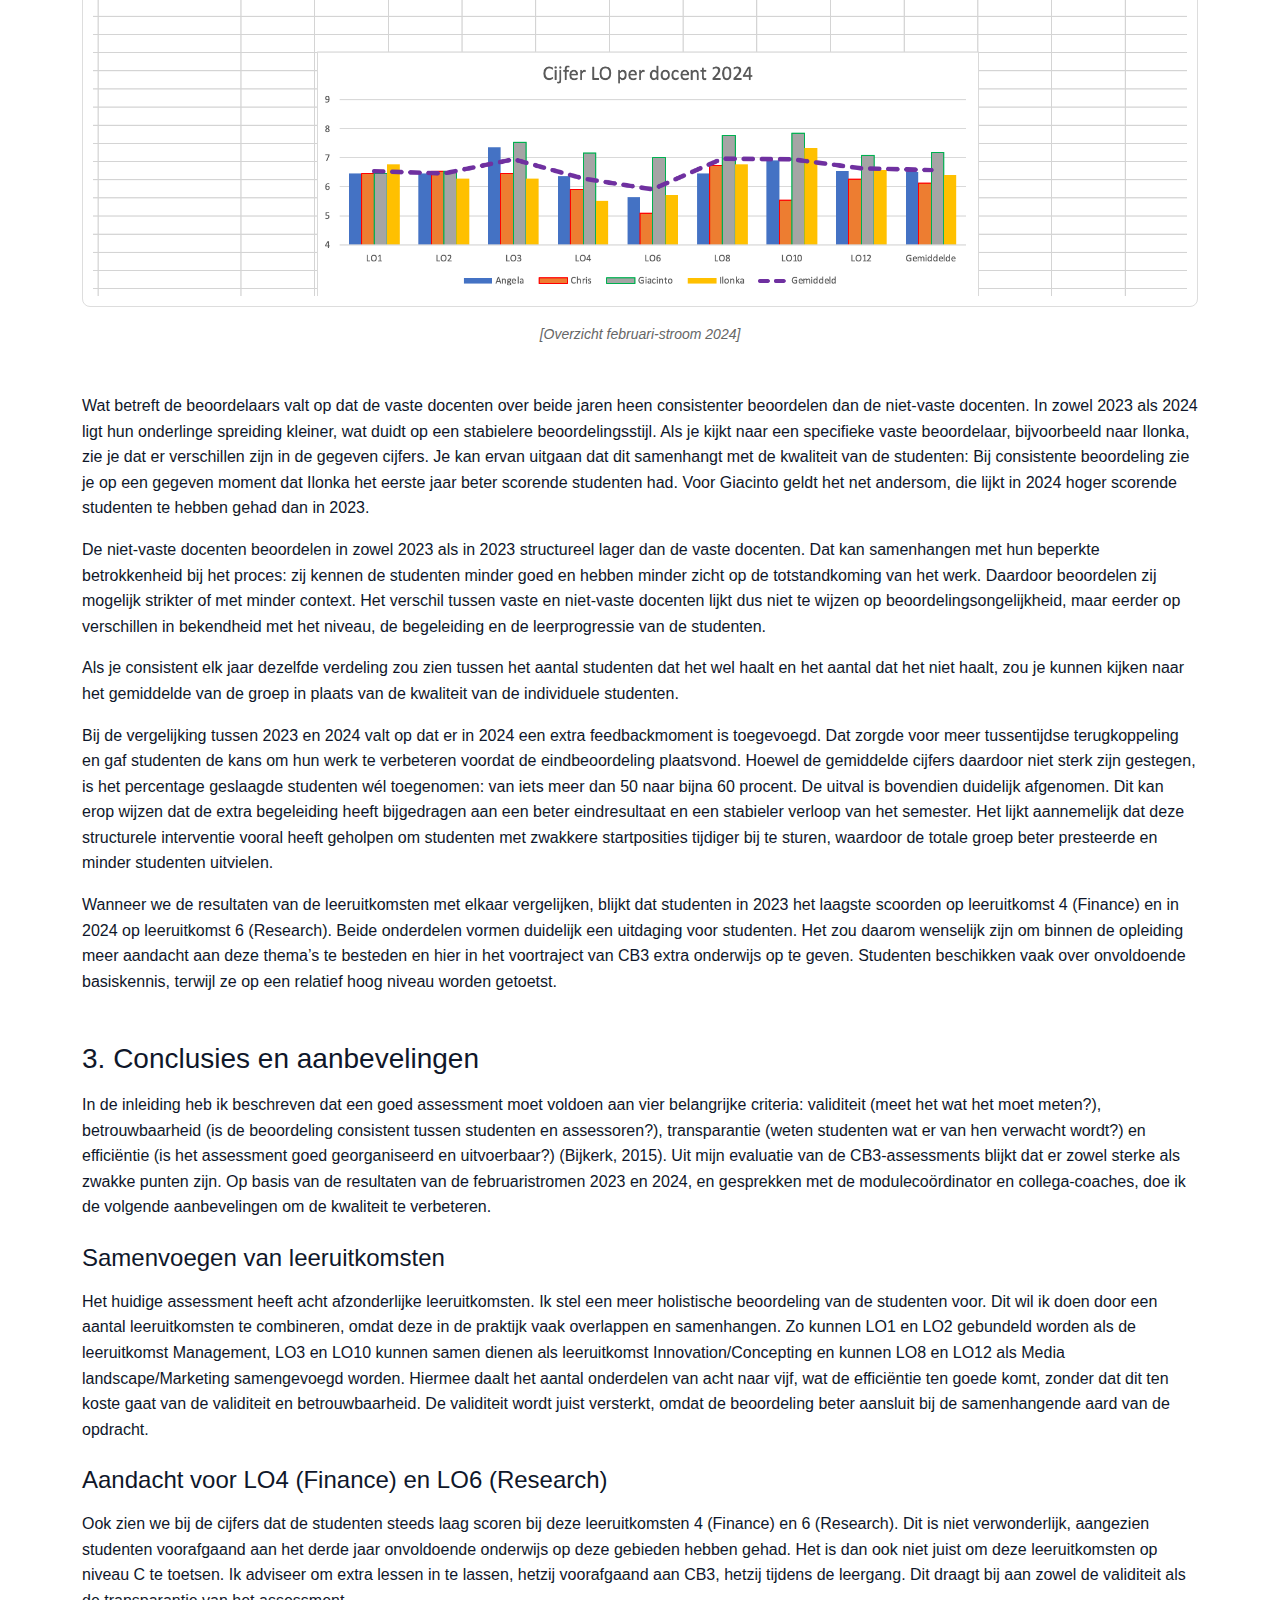
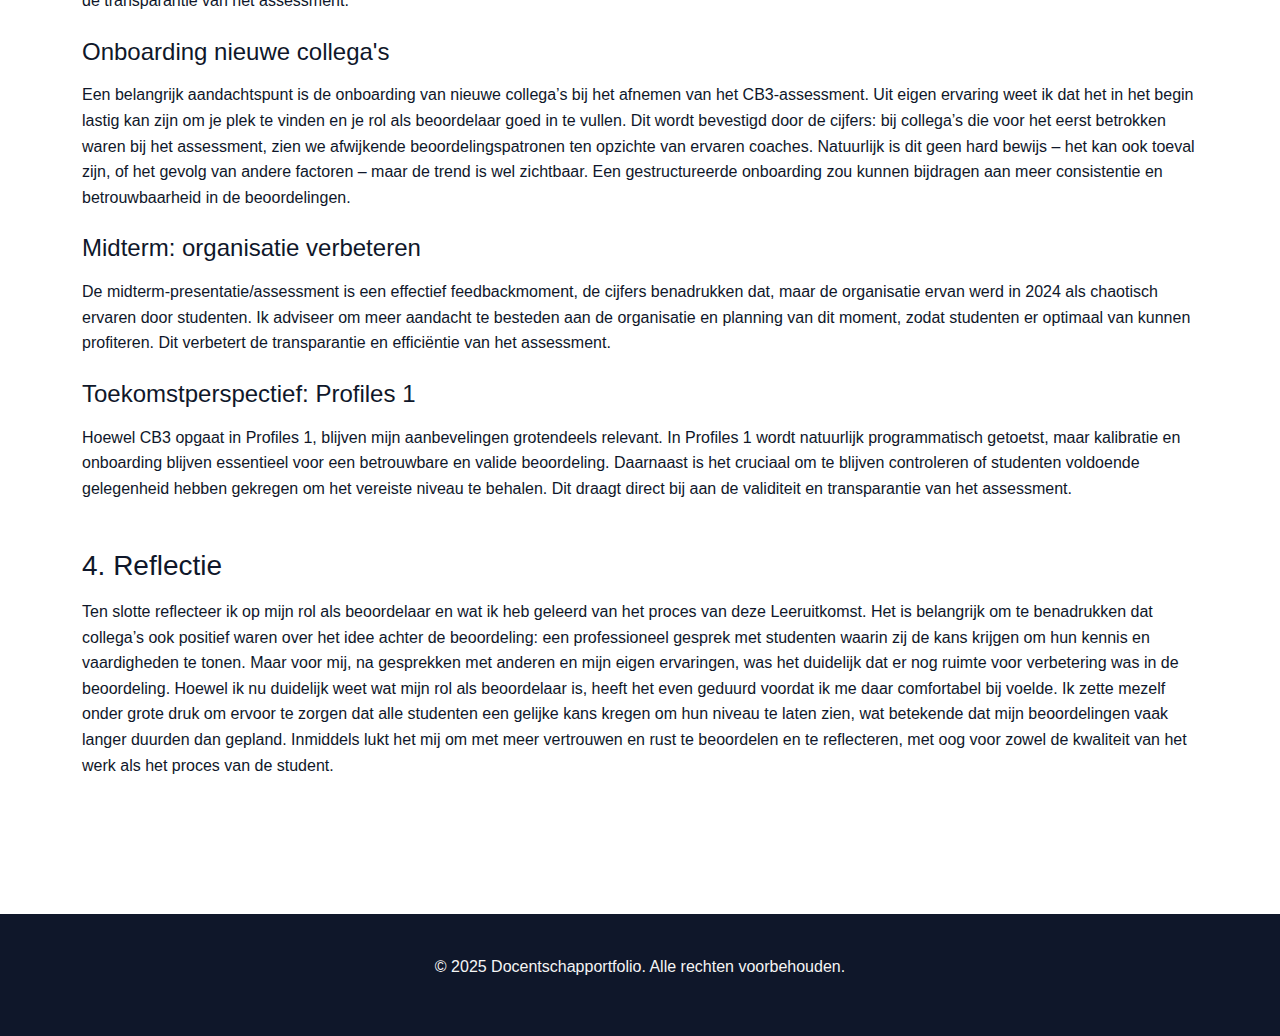
<file: mijn-rol-als-beoorderlaar.html>
<!DOCTYPE html>
<html lang="nl">
<head>
  <meta charset="UTF-8">
  <meta name="viewport" content="width=device-width, initial-scale=1.0">
  <title>Mijn rol als beoorderlaar | Docentschapportfolio</title>
  <link href="https://cdn.jsdelivr.net/npm/bootstrap@5.3.0/dist/css/bootstrap.min.css" rel="stylesheet">
  <link rel="stylesheet" href="style.css">
</head>
<body>

  <!-- Navbar -->
  <nav class="navbar navbar-expand-lg navbar-dark sticky-top">
    <div class="container-fluid">
      <a class="navbar-brand" href="index.html">Portfolio</a>
      <button class="navbar-toggler" type="button" data-bs-toggle="collapse" data-bs-target="#navbarNav">
        <span class="navbar-toggler-icon"></span>
      </button>
      <div class="collapse navbar-collapse" id="navbarNav">
        <ul class="navbar-nav ms-auto">
          <li class="nav-item">
            <a class="nav-link" href="index.html">Startpagina</a>
          </li>
          <li class="nav-item">
            <a class="nav-link" href="introductie.html">Introductie</a>
          </li>
          <li class="nav-item">
            <a class="nav-link" href="bewust-docentschap.html">Bewust docentschap</a>
          </li>
          <li class="nav-item">
            <a class="nav-link" href="mijn-rol-als-uitvoerder.html">Mijn rol als uitvoerder</a>
          </li>
          <li class="nav-item">
            <a class="nav-link active" href="mijn-rol-als-beoorderlaar.html">Mijn rol als beoorderlaar</a>
          </li>
          <li class="nav-item">
            <a class="nav-link" href="mijn-rol-als-ontwerper.html">Mijn rol als ontwerper</a>
          </li>
          <li class="nav-item">
            <a class="nav-link" href="digitale-didactiek.html">Digitale Didactiek</a>
          </li>
          <li class="nav-item">
            <a class="nav-link" href="referenties.html">Referenties</a>
          </li>
        </ul>
      </div>
    </div>
  </nav>

  <!-- Hero Section -->
  <section class="hero">
    <div class="container">
      <h1>Mijn rol als beoorderlaar</h1>
    </div>
  </section>

  <!-- Main Content -->
  <section class="container">
    <h2>Leeruitkomsten (LO)</h2>
    
    <div class="card mb-5" style="border-left: 4px solid var(--accent-purple); border: none; max-width: 90%;">
      <div class="card-body">
        <p>Bij het toetsen en beoordelen handel je binnen de context van het toetsbeleid, de toetsorganisatie en het onderwijs- en toetsprogramma van je opleiding, waarbij jij toetskennis en –vaardigheden adequaat toepast op een eigen toets.</p>
      </div>
    </div>

    <h3 class="mt-5 mb-4">Criteria</h3>

    <div class="mb-5">
      <h5 class="text-primary mb-3">Je handelt binnen de context van het toetsbeleid en de toetsorganisatie</h5>
      <ul>
        <li>Je kent je eigen rol, taken en verantwoordelijkheden en die van anderen binnen het geheel van het toetsbeleid en de toetsorganisatie en handelt daarnaar.</li>
        <li>Je werkt vanuit de visie op toetsen en leren van de opleiding aan de kwaliteit van toetsing.</li>
        <li>Je bent je bewust van de relatie tussen toetsen, het toetsbeleid en de visie op toetsen en leren.</li>
      </ul>
    </div>

    <div class="mb-5">
      <h5 class="text-primary mb-3">Je handelt binnen het onderwijs- en toetsprogramma</h5>
      <ul>
        <li>Je kent de plaats en functie van toetsen in het onderwijs- en toetsprogramma.</li>
        <li>Je relateert toetsen aan de visie van de opleiding en de beoogde leerresultaten van de opleiding.</li>
      </ul>
    </div>

    <div class="mb-5">
      <h5 class="text-primary mb-3">Je past toetskennis en -vaardigheden adequaat toe</h5>
      <ul>
        <li>Je kunt toetsen cyclisch en systematisch herontwerpen/ontwikkelen, uitvoeren en evalueren. De gemaakte keuzes kun je beargumenteren.</li>
        <li>Je gebruikt informatie uit toetsen om je onderwijs invulling te geven en de student verder te helpen in zijn ontwikkeling door het geven van feedback.</li>
        <li>Je neemt zorgvuldige en onderbouwde beslissingen op basis van informatie uit toetsen en kan daarover helder communiceren naar studenten. Je bent je daarbij bewust van de impact van toetsing.</li>
      </ul>
    </div>

    <div class="mb-5">
      <h5 class="text-primary mb-3">Je blijft toetsbekwaam</h5>
      <ul>
        <li>Je kijkt als kritisch professional steeds naar je eigen handelen rondom toetsen en past je handelen desgewenst aan.</li>
        <li>Je bent je bewust van je eigen ervaringen.</li>
      </ul>
    </div>

    <hr class="my-5">

    <h2>Inhoudelijke uitwerking</h2>
    
    <p>Voor de leeruitkomst beoordelen wilde ik meer bewustzijn ontwikkelen over het toetsingsproces. Daarom heb ik gekeken naar de toetscyclus van Creative Business 3 (CB3).</p>

    <p>Ik heb de assessment-procedure onderzocht en ben daarbij uitgegaan van de kwaliteitseisen waar beoordelingen aan moeten voldoen binnen onze academie: validiteit, betrouwbaarheid, transparantie en efficiëntie. (Van Berkel, 2015; Expertgroep BKE SKE, 2014; Bijkerk, 2015). Om dit te bereiken heb ik een kwantitatieve en kwalitatieve analyse uitgevoerd en meerdere gesprekken gevoerd met modulecoördinator Karolina van der Meulen en mijn naaste collega’s. Creative Business 3 (CB3) wordt twee keer per jaar gegeven. In het eerste semester dat in september start en in het tweede dat in februari start. Dit is op deze manier georganiseerd, omdat de studenten in hun derde jaar zowel hun Minor als CB3 doen. Mijn focus ligt bij de toetsen van de februari stroom van 2023 in vergelijking met de februaristroom van 2024. Maar, allereerst kijk ik naar het algemene toetsbeleid van CB binnen onze academie, vervolgens naar het specifieke toetsproces van CB3, daarna analyseer ik de cijfers en de gesprekken met collega’s over het toetsproces, om daarna te adviseren en te reflecteren.</p>

    <p>Op het moment waarop dit portfolio ingeleverd wordt, is CB3 overgegaan naar Profiles 1 en dat betekent ook een overgang naar een nieuwe manier van toetsen. Dit is vastgelegd in het Toetsbeleid Creative Business (februari 2023) en richt zich vooral op programmatisch toetsen. Ik ben echter nog steeds actief in het examineren van CB3 studenten die moeten herkansen of nog examenrechten hebben voordat CB3 helemaal verdwijnt.</p>

    <h3 class="mt-5 mb-3">1. Het toetsbeleid van Creative Business</h3>
    
    <p>Als CB3-coach vind ik het belangrijk om het toetsbeleid te kennen, vooral omdat het niet los te zien is van de kwaliteit van ons onderwijs. Het toetsbeleid van Creative Business is vastgelegd in verschillende documenten en kaders. Allereerst is er de onderwijs- en examenregeling (OER), die jaarlijks wordt opgesteld op basis van artikel 7.13 van de Wet op het hoger onderwijs en wetenschappelijk onderzoek (WHW). Daarnaast geldt de Regeling toetsing en examinering (TER) van NHL Stenden. Deze documenten zorgen ervoor dat onze toetsing voldoet aan zowel landelijke als institutionele eisen. Het toetsbeleid is ook verbonden met het Design Based Education Framework, dat uitgaat van principes als Design Thinking, multidisciplinaire samenwerking, persoonlijk leiderschap, en aandacht voor internationalisering en duurzaamheid. Dit betekent dat toetsen niet alleen kennis meten, maar ook vaardigheden en de houding die studenten nodig hebben in hun toekomstige beroepspraktijk.</p>

    <p>In het Landelijk Opleidingsprofiel HBO-bacheloropleiding Creative Business, 2017 zijn de landelijke eindkwalificaties voor CB beschreven alsook de BOKS (Body of Knowledge and Skills). Deze legt vast wie wat doet bij toetsen, welke eisen gelden en hoe de kwaliteit van het toetsproces wordt bewaakt. Voor het derde jaar van Creative Business (CB3) zijn de kerntaken en BOKS vertaald naar acht leeruitkomsten, waarbij studenten hun kennis en vaardigheden moeten aantonen op niveau B of C. Wat dit uiteindelijk betekent voor de manier van toetsen van CB3 is op basis hiervan vastgelegd in het CB3-Moduleboek.</p>

    <figure class="mb-5">
      <img src="Scherm_afbeelding_2025-11-07_om_16_21_50.png" alt="Leeruitkomsten 1, 2, 3, 4" class="img-fluid" style="border: 1px solid #ddd; border-radius: 8px; padding: 10px;">
      <img src="Scherm_afbeelding_2025-11-07_om_16_22_17.png" alt="Leeruitkomsten 6, 8, 10, 12" class="img-fluid" style="border: 1px solid #ddd; border-radius: 8px; padding: 10px;">
      <figcaption class="figure-caption mt-3" style="text-align: center; font-style: italic; color: #666;">
        [Leeruitkomsten Research, Media Landscape, Media Concepting, Media Marketing]
      </figcaption>
    </figure>


    <figure class="mb-5">
      <img src="Scherm_afbeelding_2025-11-07_om_16_29_16.png" alt="Niveaus A, B en C" class="img-fluid" style="max-width: 50%; margin-left: auto; margin-right: auto; border: 1px solid #ddd; border-radius: 8px; padding: 10px;">
      <figcaption class="figure-caption mt-3" style="text-align: center; font-style: italic; color: #666;">
        [Niveau A: Basis, Niveau B: Gevorderd, Niveau C: Bekwaam]
      </figcaption>
    </figure>

    <p>Leeruitkomsten beschrijven wat er van een student verwacht mag worden in een beroepscontext en geven aan wat de student daadwerkelijk kan, oplevert of bijdraagt. Leeruitkomsten maken competenties meetbaar en vormen zo de brug tussen onderwijs, toetsing en eindkwalificaties. CB heeft ervoor gekozen om deze indicatoren te gebruiken voor het opstellen van toetsen, omdat deze ruimte geven voor een holistische beoordeling en men geen afvinklijst wil, maar een feedback gerichte dialoog tussen student en docent.</p>

    <h3 class="mt-5 mb-3">2. Opzet van CB3 in relatie tot toetsing</h3>
    
    <p>Aan het begin van het semester vormen de studenten groepen van vier. Zij werken gedurende het hele semester in deze groepen. Het is de bedoeling dat ze met een echte klant werken of voor een eigen bedrijf. Het gaat dus om een groepsopdracht die het hele semester beslaat en waarbinnen de studenten de leeruitkomsten moeten aantonen. Ze kunnen drie keer per week werken in ateliers en hun ateliercoaches geven feedback gedurende het semester. Daarnaast worden er speciale XL-ateliers aangeboden voor de verschillende leeruitkomsten onder leiding van een vakdeskundige coach.</p>

    <p>Om in aanmerking te komen voor beoordeling, moeten studenten een portfolio, een verantwoordingsrapport, een feedbackrapport en een individuele persoonlijke reflectie indienen. Dit alles moet voor de deadline, die per semester wordt vastgelegd in het moduleboek, op Blackboard worden ingeleverd. Alleen de persoonlijke reflectie mag later ingeleverd worden, uiterlijk een dag voorafgaand aan het assessment.</p>

    <p>Er zijn twee vaste assessmentperiodes, deze vallen in de achtste of negende week van de CB3 leergang. Zo vallen de assessments van de septemberstudenten in moduleperiode 2 en die van de februari-stroom in moduleperiode 4. Gedurende het semester kalibreren ateliercoaches om de drie weken; daarbij bespreken we veel over de beoordelingsmethode en de gegeven beoordelingen.</p>

    <h4 class="mt-4 mb-3">Precondities</h4>
    
    <p>Het verantwoordingsrapport en het feedbackrapport worden gecontroleerd op precondities voordat de assessmentdatum wordt vastgesteld. Deze controle wordt uitgevoerd door de ateliercoach binnen drie dagen na inlevering van de documenten. De voorwaarden zijn als volgt:</p>
    
    <ul>
      <li>Volledigheid: alle verplichte leeruitkomsten behandelen</li>
      <li>Beknoptheid: de tekst van het projectresultaat beslaat niet meer dan 50 bladzijden</li>
      <li>Schrijven: professioneel (zie CB3-schrijfgids)</li>
      <li>APA: verwijzen volgens de APA-7-norm (zie NHL Stenden APA-handleiding)</li>
    </ul>

    <p>Wanneer niet aan de precondities is voldaan, moeten studenten automatisch een herkansing doen. Als de precondities in orde zijn, wordt het assessment ingepland.</p>
    
    <p>Het CB3-assessment bestaat uit een mondelinge toets van ongeveer twee uur, waarbij twee assessoren aanwezig zijn (vier-ogenprincipe). De eerste assessor leidt het gesprek en stelt de vragen. De tweede assessor, meestal de eigen coach, maakt aantekeningen voor feedback en beoordeelt of de antwoorden van elke student voldoende duidelijk en volledig zijn. De tweede assessor kan ook aanvullende vragen stellen als iets onduidelijk is of als een student meer ruimte nodig heeft.</p>

    <p>Het assessment is online en het hele studententeam, meestal bestaande uit vier studenten, is erbij. Studenten mogen hun ingeleverde document en aantekeningen gebruiken (open book). Iedere student krijgt minimaal twee vragen per leeruitkomst. Als een antwoord niet lukt, krijgt de student met een andere vraag nog een kans om diens kennis of gemaakte keuzes toe te lichten. De cijfers worden per student gegeven, daarom is het belangrijk dat alle studenten evenveel gelegenheid krijgen om hun bekwaamheid te laten zien. Teamleden mogen elkaars antwoorden aanvullen. Na elk assessment overleggen de assessoren kort om tot een eindoordeel en concrete feedback te komen. Studenten maken aantekeningen en we nemen het gesprek op.</p>

    <h4 class="mt-4 mb-3">Herkansingen</h4>
    
    <p>Zoals vereist door de TER, moeten studenten minimaal twee kansen per cursus per academisch jaar worden geboden. Deze kans wordt binnen CB3 geboden door de student(en) toe te staan een herkansing aan te vragen bij hun ateliercoach binnen het academische jaar waarin ze hun eerste assessment hebben gedaan. Deze aanvraag kan op elk moment worden gedaan, dus er zijn geen vastgestelde herkansingsdeadlines.</p>

    <p>Op basis van deze aanvraag plant de ateliercoach in overleg met de student een datum en tijd voor de herkansing in. Om in aanmerking te komen voor een herkansing, moet de student een herzien projectresultaat (indien nodig) en persoonlijke reflectie indienen. Het projectresultaat moet minimaal 5 werkdagen voorafgaand aan de herkansingsdatum + tijd worden ingediend. De herkansing wordt altijd gepland met de eerste en tweede beoordelaar aanwezig bij de eerste poging.</p>

    <p>Extra kansen voor herkansingen - meer dan de minimum van twee per academisch jaar - worden niet toegekend, tenzij dit problemen veroorzaakt voor de voortzetting van de studie. Concreet betekent dit dat alleen studenten die zullen beginnen met CB4 en daarom een voldoende cijfer moeten halen voor leeruitkomsten 1, 2, 3 en 6 in aanmerking komen voor een derde kans (of meer). Alle andere ECTS die vereist zijn om met CB4 te beginnen, moeten ook door de student worden behaald voordat deze derde kans wordt verleend.</p>

    <h4 class="mt-4 mb-3">De invoering van de midterm-presentatie/assessment</h4>
    
    <p>Wij hebben als CB3-coaches tijdens de september-stroom van 2023 het initiatief genomen om een vrijblijvende midterm-presentatie/assessment in te voeren. Dit is gedaan om de overgang naar programmatisch testen alvast experimenteel in te zetten. In CB3 wordt nog summatief getoetst, terwijl het Toetsbeleid Creative Business (februari 2023) zich vooral richt op programmatisch toetsen. Omdat CB3 vervangen wordt door Profiles 1 zal CB3 niet meegaan in de overgang naar programmatisch toetsen. Het doel van dit formatieve moment was studenten inzicht te geven in hun voortgang, zodat ze gericht verder konden. Tijdens deze midterm presenteerden studententeams uit de verschillende ateliers hun project voor medestudenten en twee coaches. Niet-presenterende studenten gaven schriftelijke feedback, terwijl de coaches direct mondeling reageerden. Daarna werd alle feedback gezamenlijk besproken. Alleen de presentatie telde; geen rapporten. In één dag gaven we 18 teams feedback. Studenten waren positief over deze werkvorm. Vanwege het succes is deze midterm-presentatie/assessment voortgezet in de februari-stroom van 2024.</p>

    <h3 class="mt-5 mb-3">3. Ervaringen van coaches bij assessments</h3>
    
    <p>Op basis van mijn eigen ervaringen en die van mijn collega’s kijk ik eerst naar de bruikbaarheid en gaat het om de vraag of de assessments goed georganiseerd zijn. Persoonlijk ervaar ik de assessmentprocedure als een heel intensieve en drukke periode. Het kost veel tijd om alle ingediende portfolio’s te lezen en op basis daarvan vragen per leeruitkomst voor te bereiden. Het werkschema in de assessmentperiode is zo ingedeeld dat het regelmatig voorkomt dat je als coach drie studententeams per dag moet beoordelen. Dat kost erom veel energie. Het kost mij moeite om bij zo’n derde assessment echt scherp te blijven, ik moet daarvoor echt alle zeilen bijzetten.</p>

    <p>Uiteraard heb ik mijn naaste collega coaches gevraagd hoe zij dit ervaren en voor iedereen geldt hetzelfde. Met name Ilonka en Giacinto benoemden daarbovenop dat ze het ook nog lastig vonden om tijdens de assessments binnen de vastgestelde tijd van twee uur te blijven. Ze vonden dat ze vaak meer tijd nodig hadden om de vier studenten over acht leeruitkomsten te bevragen. Al met al vond bijna iedere collega die ik sprak de CB3-beoordeling een zeer intensieve toestand, omdat deze meestal lang duurde, mentaal belastend was en veel voorbereiding vereiste.</p>

    <p>Als het gaat om validiteit en de vraag of het assessment meet wat het beoogt te meten, is de ervaring dat het goed was dat het een mondeling assessment was, omdat dit helpt om echt te kunnen doorvragen en om letterlijk te zien of een student weet waar hij of zij het over heeft en echt begrijpt waar het om gaat. Helaas, doordat het om acht leeruitkomsten gaat, blijft het lastig om iedereen goed te bevragen, vooral omdat de beoordeling individueel bedoeld is. Op mijn vraag aan collega’s of we tijdens het assessment voldoende relevante vragen konden stellen, vond iedereen dat dit uiteindelijk toch wel het geval was. Ikzelf vond dat er veel overlappingen zaten tussen de leeruitkomsten 1 en 2, de zogenoemde management leeruitkomsten en tussen de leeruitkomsten 3 en 10. Bij een holistische benadering zouden die naar mijn idee qua vraagstelling het best kunnen worden samengevoegd. Dit gebeurde ook al regelmatig tijdens mijn assessments en ook bij collega’s viel het op dat de vraagstelling vaak overlapte. Als leeruitkomsten dus gecombineerd zouden worden, zou dit de snelheid en daarmee de efficiëntie kunnen bevorderen.</p>
    
    <p>Het assessment kan hiermee van acht leeruitkomsten/onderdelen naar LO1&2, LO3&10, LO8&12, LO 4 en LO 6 (LO = Learning Outcomes, ofwel leeruitkomsten) met dus een totaal van vijf onderdelen gaan. Dit bevordert de snelheid en de concentratie, terwijl het de kwaliteit van het assessment niet beïnvloedt, omdat er een samenhang bestaat.</p>

    <p>Als het gaat om betrouwbaarheid, dan zou de meting hetzelfde moeten zijn bij diverse studenten en assessoren. Binnen ons team is er veel aandacht voor de onafhankelijkheid en afstemming tussen coaches. Omdat coaches niet altijd vakexperts zijn of minder ervaring hebben met CB3 en er naast een aantal vaste coaches regelmatig nieuwe collega’s bij komen, vroeg ik me soms af of antwoorden wel goed beoordeeld kunnen worden. Modulecoördinator Karolina van der Meulen gaf echter aan dat juist het vier-ogen-principe en de regelmatige kalibraties dit goed opvangen. Ook is het zo dat coaches gedurende het semester veel ervaring opdoen met de gebruikte theorieën dat ze ook behoorlijk goed kunnen inschatten welk niveau een student heeft bereikt. Toch benadrukte Karolina dat het moeilijk blijft om ervoor te zorgen dat alle coaches op dezelfde lijn zitten. Ik vind zelf dat verschillen tussen beoordelaars bij een mondeling examen zoals deze onvermijdelijk zijn. Daarom hecht ik veel waarde aan een eenduidige beoordelingslijn en neem ik de afspraken die we maken bij de kalibratiebijeenkomsten als uitgangspunt bij elke beoordeling. Natuurlijk neem ik ook mijn eigen expertise op het gebied van de leerdoelen mee. Ik ga ervan uit dat alle beoordelaars hetzelfde streven hebben. Toch viel mij op dat er meer consistenties in de beoordelingen van de vaste coaches zaten dan in vergelijking met die van de nieuwe coaches.</p>

    <p>Toen ik zelf begon als CB3 coach vond ik het ook een enorme uitdaging om te begrijpen hoe het proces in de praktijk werkte. Ik vond het assessment niet alleen uitdagend voor de studenten, maar ook voor de beoordelaar: De eerste beoordelaar moest ervoor zorgen dat hij of zij relevante vragen stelde aan alle vier de groepsleden, zodat zij gelijke kansen kregen om hun niveau te tonen. De tweede beoordelaar, die de rol heeft om aantekeningen te maken voor toekomstige feedback, moest twee uur lang alert blijven, aantekeningen maken en effectieve feedback kunnen produceren om toe te voegen aan de Blackboard-pagina. Ik vond het moeilijk dat je de resultaten meteen moest geven, omdat ik merkte dat ik als onervaren coach meer tijd nodig had om dat adequaat te kunnen doen. Helemaal als een student niet goed presteerde, was het moeilijk om daar als coach meteen duidelijkheid over te kunnen verschaffen.</p>

    <p>Maar gelukkig, door de kalibreersessies, de routine en door de opnames van collega’s te bekijken, kwam ik er vrij snel in. Toch viel mij op dat er in beide semesters duidelijke verschillen waren tussen de ervaren coaches die al veel gekalibreerd hebben en de nieuwe docenten. Zowel in 2023 als in 2024 hadden we een nieuwe CB3 collega. Ik herkende bij hun mijn eigen onervarenheid en zag dat ze, net als ik, ook moeite hadden om op één lijn te komen met de andere, meer ervaren beoordelaars. Hier valt dus nog wel wat te winnen, vooral op het gebied van onboarding, met de nadruk op assessmenttraining voor nieuwe CB3-collega’s.</p>

    <p>Wat mij verder opgevallen is, is dat tijdens de assessments de studenten heel veel moeite hadden met de leeruitkomsten 4 (Finance) en 6 (Research). Het lijkt alsof ze te weinig kennis hebben om hiervoor het gewenste niveau C te bereiken. Toen ik mijn collega’s hierover sprak, beaamden zij dit.</p>

    <h4 class="mt-4 mb-3">De invoering van de midterm-presentatie/assessment</h4>

    <p>Na evaluatie van de eerste midterm-presentatie/assessment viel ons op dat de studenten goed wisten wat ze moesten doen om de leerdoelen te behalen. Soms verwarden ze modellen en leerdoelen, maar dat was snel op te lossen. De meeste groepen hadden hun onderzoeksplannen al op orde. Sommige groepen moesten wel wat opschieten, dat werd voor hen duidelijk toen ze de presentaties van anderen zagen. Wat opviel, was dat studenten moeite hadden met het beantwoorden van vragen over het ‘waarom’ en ‘hoe’ van hun keuzes en modellen. De studenten gaven na afloop aan dat ze nu beter wisten wat ze konden verwachten bij de vraagstelling van een assessment. Ik had er persoonlijk ook een goed gevoel over en vond het een goede en toegankelijke manier om studenten op het echte assessment voor te bereiden. Vanwege de positieve ervaringen in september 2023 is de midterm-presentatie/assessment opnieuw gehouden tijdens de februari-stroom van 2024. Deze keer hebben de studenten een minder positieve indruk. Uit hun evaluatie kwam naar voren dat ze het chaotisch vonden.</p>

    <figure class="mb-5" style="margin-bottom: 30px;">
  <img src="Scherm_afbeelding 2025-11-07 om 17.04.55.png" alt="Feedback" class="img-fluid" style="max-width: 50%; border: 1px solid #ddd; border-radius: 8px; padding: 10px;">
  <figcaption class="figure-caption mt-3" style="text-align: center; font-style: italic; color: #666;">
    [Feedback]
  </figcaption>
</figure>

<p>Bij de analyse van de toetsing kijk ik naar de resultaten van het februari 2023 assessment zonder midterm-presentatie/assessment en dat van het februari assessment van 2024 met midterm-presentatie/assessment.</p>

    <h3 class="mt-4 mb-3">Wat zeggen de cijfers</h3>
    
    <p>Eerder beschreef ik de toetsprocedure van CB3. Daarna zette ik mijn eigen ervaringen met deze procedure en die van collega coaches uiteen, gebaseerd op gesprekken die ik voor dit onderzoek met hen voerde. Nu wil ik onderzoeken in hoeverre de toetsresultaten, de cijfers, deze procedure weerspiegelen.</p>

    <p>Voor mijn analyse gebruik ik de resultaten van de februaristroom van 2023 en 2024. In beide jaren werkten steeds vier coaches: drie vaste coaches, aangevuld met een wisselende vierde. Ik analyseer hoe de drie vaste docenten in beide semesters beoordeelden, en of het extra feedbackmoment, de midterm-presentatie/assessment, in 2024 invloed had op de resultaten. Daarnaast vergelijk ik de beoordelingen van de vaste coaches met die van de niet-vaste coaches. Tot slot richt ik me specifiek op de resultaten bij leeruitkomsten 4 (Finance) en 6 (Research), omdat studenten daar meer moeite mee hadden.</p>

    <p>Ik vergelijk de resultaten van de drie assessoren die in beide semesters actief waren. Daarbij kijk ik naar hun beoordelingen per leeruitkomst om te zien of er veranderingen zichtbaar zijn. Heeft een assessor in 2024 bijvoorbeeld hogere cijfers gegeven dan in 2023, of ten opzichte van de anderen? Uit de cijfers blijkt bovendien dat er in 2024 minder uitvallers waren.</p>

    <p><strong>Uitvallers:</strong></p>
    <ul>
      <li>In 2023 vielen 11 studenten uit op een totaal van 101 (10,9%)</li>
      <li>In 2024 vielen slechts 3 van de 93 studenten uit (3,2%)</li>
    </ul>

    <figure class="mb-5" style="margin-bottom: 30px;">
  <img src="Scherm_afbeelding 2025-11-07 om 16.52.37.png" alt="Grafieken 2023" class="img-fluid" style="border: 1px solid #ddd; border-radius: 8px; padding: 10px;">
  <figcaption class="figure-caption mt-3" style="text-align: center; font-style: italic; color: #666;">
    [Overzicht februari-stroom 2023]
  </figcaption>
</figure>

<figure class="mb-5">
  <img src="Scherm_afbeelding 2025-11-07 om 16.51.55.png" alt="Grafieken 2024" class="img-fluid" style="border: 1px solid #ddd; border-radius: 8px; padding: 10px;">
  <figcaption class="figure-caption mt-3" style="text-align: center; font-style: italic; color: #666;">
    [Overzicht februari-stroom 2024]
  </figcaption>
</figure>

    <p>Wat betreft de beoordelaars valt op dat de vaste docenten over beide jaren heen consistenter beoordelen dan de niet-vaste docenten. In zowel 2023 als 2024 ligt hun onderlinge spreiding kleiner, wat duidt op een stabielere beoordelingsstijl. Als je kijkt naar een specifieke vaste beoordelaar, bijvoorbeeld naar Ilonka, zie je dat er verschillen zijn in de gegeven cijfers. Je kan ervan uitgaan dat dit samenhangt met de kwaliteit van de studenten: Bij consistente beoordeling zie je op een gegeven moment dat Ilonka het eerste jaar beter scorende studenten had. Voor Giacinto geldt het net andersom, die lijkt in 2024 hoger scorende studenten te hebben gehad dan in 2023.</p>

    <p>De niet-vaste docenten beoordelen in zowel 2023 als in 2023 structureel lager dan de vaste docenten. Dat kan samenhangen met hun beperkte betrokkenheid bij het proces: zij kennen de studenten minder goed en hebben minder zicht op de totstandkoming van het werk. Daardoor beoordelen zij mogelijk strikter of met minder context. Het verschil tussen vaste en niet‑vaste docenten lijkt dus niet te wijzen op beoordelingsongelijkheid, maar eerder op verschillen in bekendheid met het niveau, de begeleiding en de leerprogressie van de studenten.</p>

    <p>Als je consistent elk jaar dezelfde verdeling zou zien tussen het aantal studenten dat het wel haalt en het aantal dat het niet haalt, zou je kunnen kijken naar het gemiddelde van de groep in plaats van de kwaliteit van de individuele studenten.</p>

    <p>Bij de vergelijking tussen 2023 en 2024 valt op dat er in 2024 een extra feedbackmoment is toegevoegd. Dat zorgde voor meer tussentijdse terugkoppeling en gaf studenten de kans om hun werk te verbeteren voordat de eindbeoordeling plaatsvond. Hoewel de gemiddelde cijfers daardoor niet sterk zijn gestegen, is het percentage geslaagde studenten wél toegenomen: van iets meer dan 50 naar bijna 60 procent. De uitval is bovendien duidelijk afgenomen. Dit kan erop wijzen dat de extra begeleiding heeft bijgedragen aan een beter eindresultaat en een stabieler verloop van het semester. Het lijkt aannemelijk dat deze structurele interventie vooral heeft geholpen om studenten met zwakkere startposities tijdiger bij te sturen, waardoor de totale groep beter presteerde en minder studenten uitvielen.</p>

    <p>Wanneer we de resultaten van de leeruitkomsten met elkaar vergelijken, blijkt dat studenten in 2023 het laagste scoorden op leeruitkomst 4 (Finance) en in 2024 op leeruitkomst 6 (Research). Beide onderdelen vormen duidelijk een uitdaging voor studenten. Het zou daarom wenselijk zijn om binnen de opleiding meer aandacht aan deze thema’s te besteden en hier in het voortraject van CB3 extra onderwijs op te geven. Studenten beschikken vaak over onvoldoende basiskennis, terwijl ze op een relatief hoog niveau worden getoetst.</p>
    
    <h3 class="mt-5 mb-3">3. Conclusies en aanbevelingen</h3>
    
    <p>In de inleiding heb ik beschreven dat een goed assessment moet voldoen aan vier belangrijke criteria: validiteit (meet het wat het moet meten?), betrouwbaarheid (is de beoordeling consistent tussen studenten en assessoren?), transparantie (weten studenten wat er van hen verwacht wordt?) en efficiëntie (is het assessment goed georganiseerd en uitvoerbaar?) (Bijkerk, 2015). Uit mijn evaluatie van de CB3-assessments blijkt dat er zowel sterke als zwakke punten zijn. Op basis van de resultaten van de februaristromen 2023 en 2024, en gesprekken met de modulecoördinator en collega-coaches, doe ik de volgende aanbevelingen om de kwaliteit te verbeteren.</p>

    <h4 class="mt-4 mb-3">Samenvoegen van leeruitkomsten</h4>
    <p>Het huidige assessment heeft acht afzonderlijke leeruitkomsten. Ik stel een meer holistische beoordeling van de studenten voor. Dit wil ik doen door een aantal leeruitkomsten te combineren, omdat deze in de praktijk vaak overlappen en samenhangen. Zo kunnen LO1 en LO2 gebundeld worden als de leeruitkomst Management, LO3 en LO10 kunnen samen dienen als leeruitkomst Innovation/Concepting en kunnen LO8 en LO12 als Media landscape/Marketing samengevoegd worden. Hiermee daalt het aantal onderdelen van acht naar vijf, wat de efficiëntie ten goede komt, zonder dat dit ten koste gaat van de validiteit en betrouwbaarheid. De validiteit wordt juist versterkt, omdat de beoordeling beter aansluit bij de samenhangende aard van de opdracht.</p>

    <h4 class="mt-4 mb-3">Aandacht voor LO4 (Finance) en LO6 (Research)</h4>
    <p>Ook zien we bij de cijfers dat de studenten steeds laag scoren bij deze leeruitkomsten 4 (Finance) en 6 (Research). Dit is niet verwonderlijk, aangezien studenten voorafgaand aan het derde jaar onvoldoende onderwijs op deze gebieden hebben gehad. Het is dan ook niet juist om deze leeruitkomsten op niveau C te toetsen. Ik adviseer om extra lessen in te lassen, hetzij voorafgaand aan CB3, hetzij tijdens de leergang. Dit draagt bij aan zowel de validiteit als de transparantie van het assessment.</p>

    <h4 class="mt-4 mb-3">Onboarding nieuwe collega's</h4>
    <p>Een belangrijk aandachtspunt is de onboarding van nieuwe collega’s bij het afnemen van het CB3-assessment. Uit eigen ervaring weet ik dat het in het begin lastig kan zijn om je plek te vinden en je rol als beoordelaar goed in te vullen. Dit wordt bevestigd door de cijfers: bij collega’s die voor het eerst betrokken waren bij het assessment, zien we afwijkende beoordelingspatronen ten opzichte van ervaren coaches. Natuurlijk is dit geen hard bewijs – het kan ook toeval zijn, of het gevolg van andere factoren – maar de trend is wel zichtbaar. Een gestructureerde onboarding zou kunnen bijdragen aan meer consistentie en betrouwbaarheid in de beoordelingen.</p>
    
    <h4 class="mt-4 mb-3">Midterm: organisatie verbeteren</h4>
    <p>De midterm-presentatie/assessment is een effectief feedbackmoment, de cijfers benadrukken dat, maar de organisatie ervan werd in 2024 als chaotisch ervaren door studenten. Ik adviseer om meer aandacht te besteden aan de organisatie en planning van dit moment, zodat studenten er optimaal van kunnen profiteren. Dit verbetert de transparantie en efficiëntie van het assessment.</p>

    <h4 class="mt-4 mb-3">Toekomstperspectief: Profiles 1</h4>
    <p>Hoewel CB3 opgaat in Profiles 1, blijven mijn aanbevelingen grotendeels relevant. In Profiles 1 wordt natuurlijk programmatisch getoetst, maar kalibratie en onboarding blijven essentieel voor een betrouwbare en valide beoordeling. Daarnaast is het cruciaal om te blijven controleren of studenten voldoende gelegenheid hebben gekregen om het vereiste niveau te behalen. Dit draagt direct bij aan de validiteit en transparantie van het assessment.</p>

    <h3 class="mt-5 mb-3">4. Reflectie</h3>
    <p>Ten slotte reflecteer ik op mijn rol als beoordelaar en wat ik heb geleerd van het proces van deze Leeruitkomst. Het is belangrijk om te benadrukken dat collega’s ook positief waren over het idee achter de beoordeling: een professioneel gesprek met studenten waarin zij de kans krijgen om hun kennis en vaardigheden te tonen. Maar voor mij, na gesprekken met anderen en mijn eigen ervaringen, was het duidelijk dat er nog ruimte voor verbetering was in de beoordeling. Hoewel ik nu duidelijk weet wat mijn rol als beoordelaar is, heeft het even geduurd voordat ik me daar comfortabel bij voelde. Ik zette mezelf onder grote druk om ervoor te zorgen dat alle studenten een gelijke kans kregen om hun niveau te laten zien, wat betekende dat mijn beoordelingen vaak langer duurden dan gepland. Inmiddels lukt het mij om met meer vertrouwen en rust te beoordelen en te reflecteren, met oog voor zowel de kwaliteit van het werk als het proces van de student.</p>

  </section>

  <!-- Footer -->
  <footer>
    <div class="container">
      <p>&copy; 2025 Docentschapportfolio. Alle rechten voorbehouden.</p>
    </div>
  </footer>

  <script src="https://cdn.jsdelivr.net/npm/bootstrap@5.3.0/dist/js/bootstrap.bundle.min.js"></script>
</body>
</html>
</file>
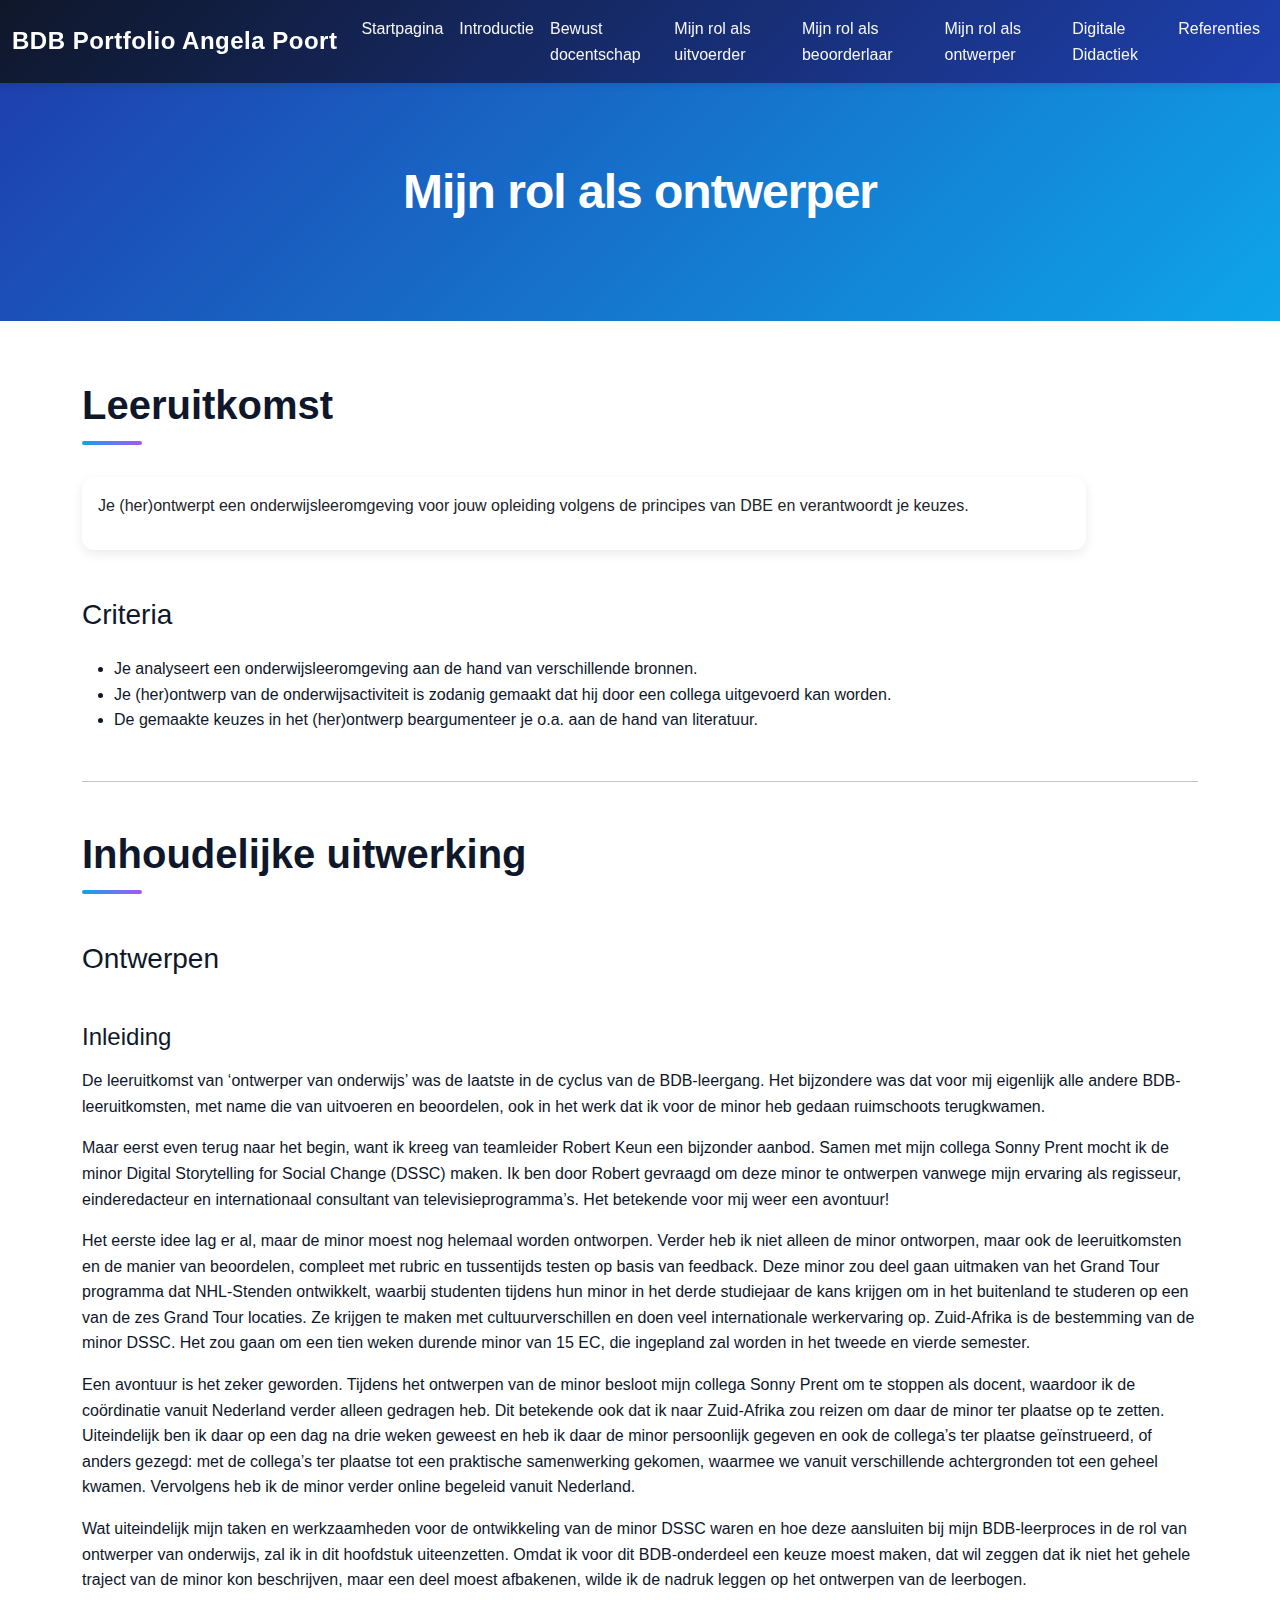
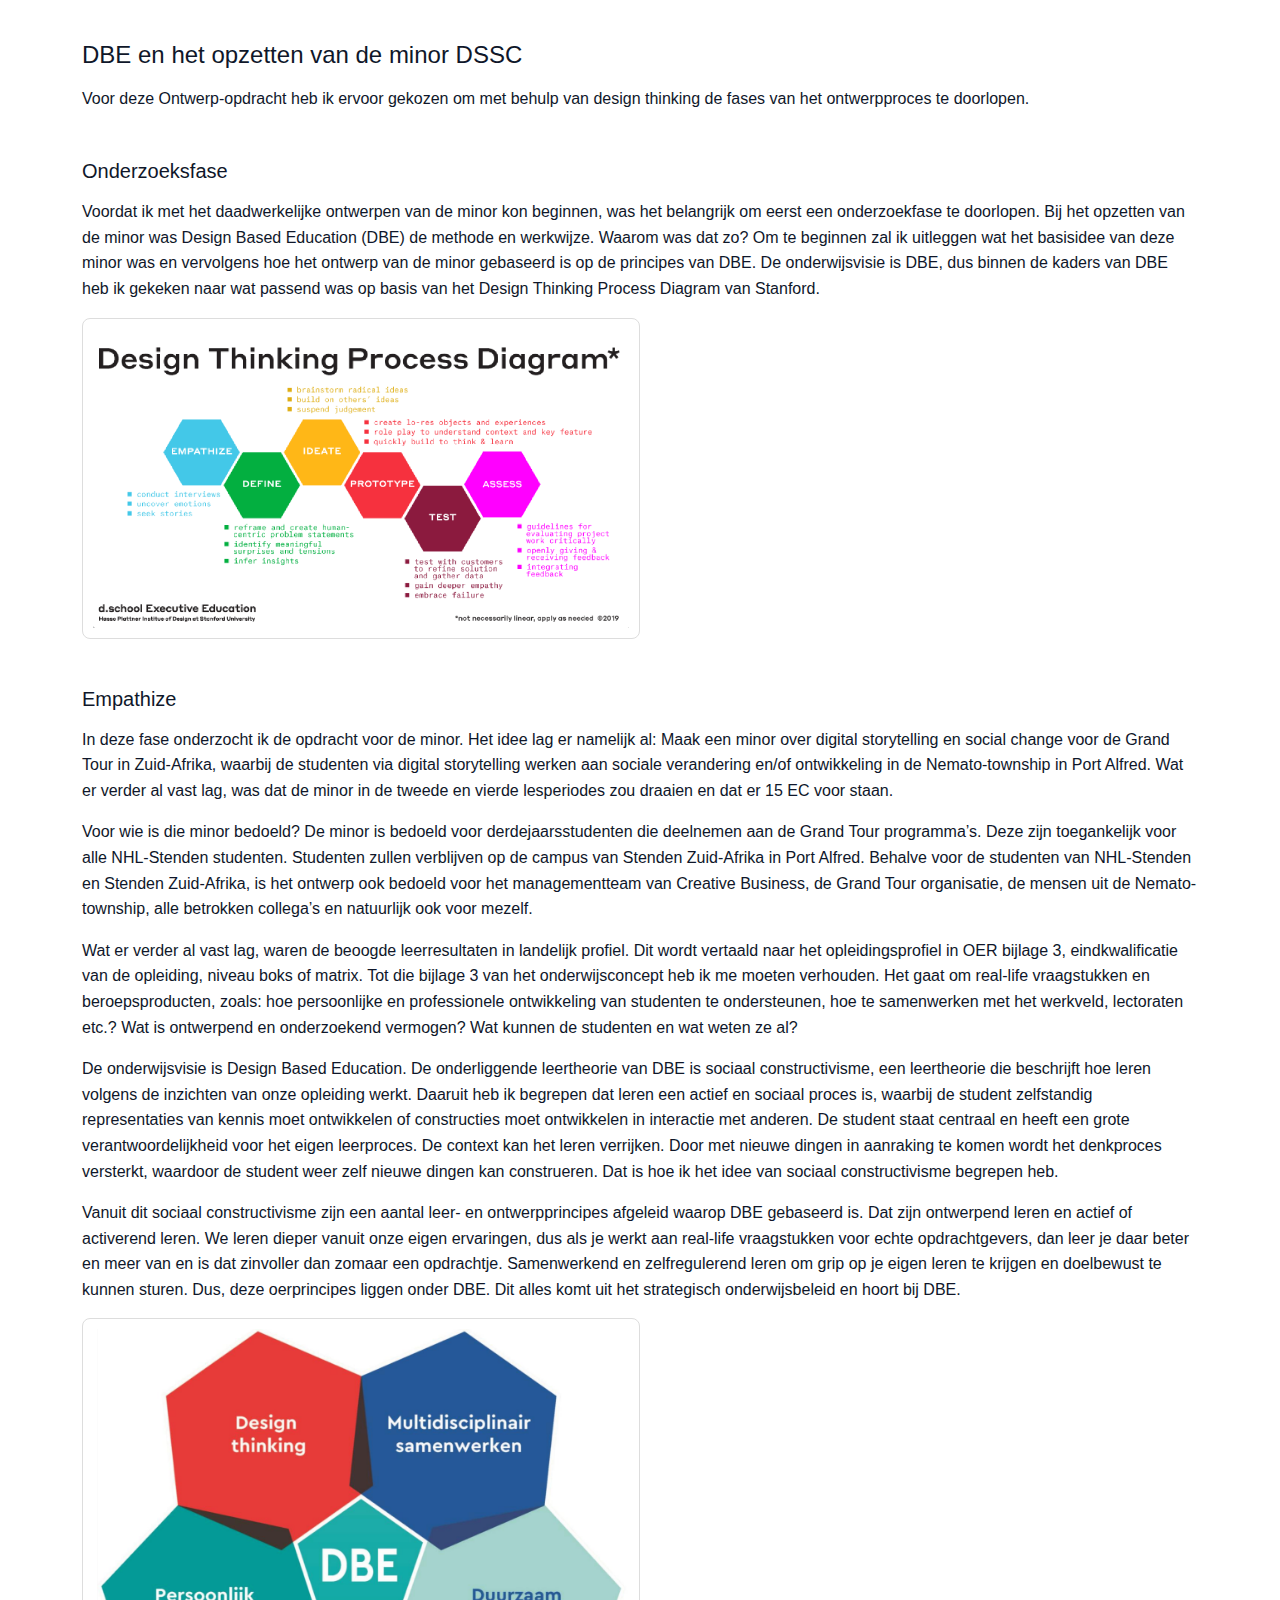
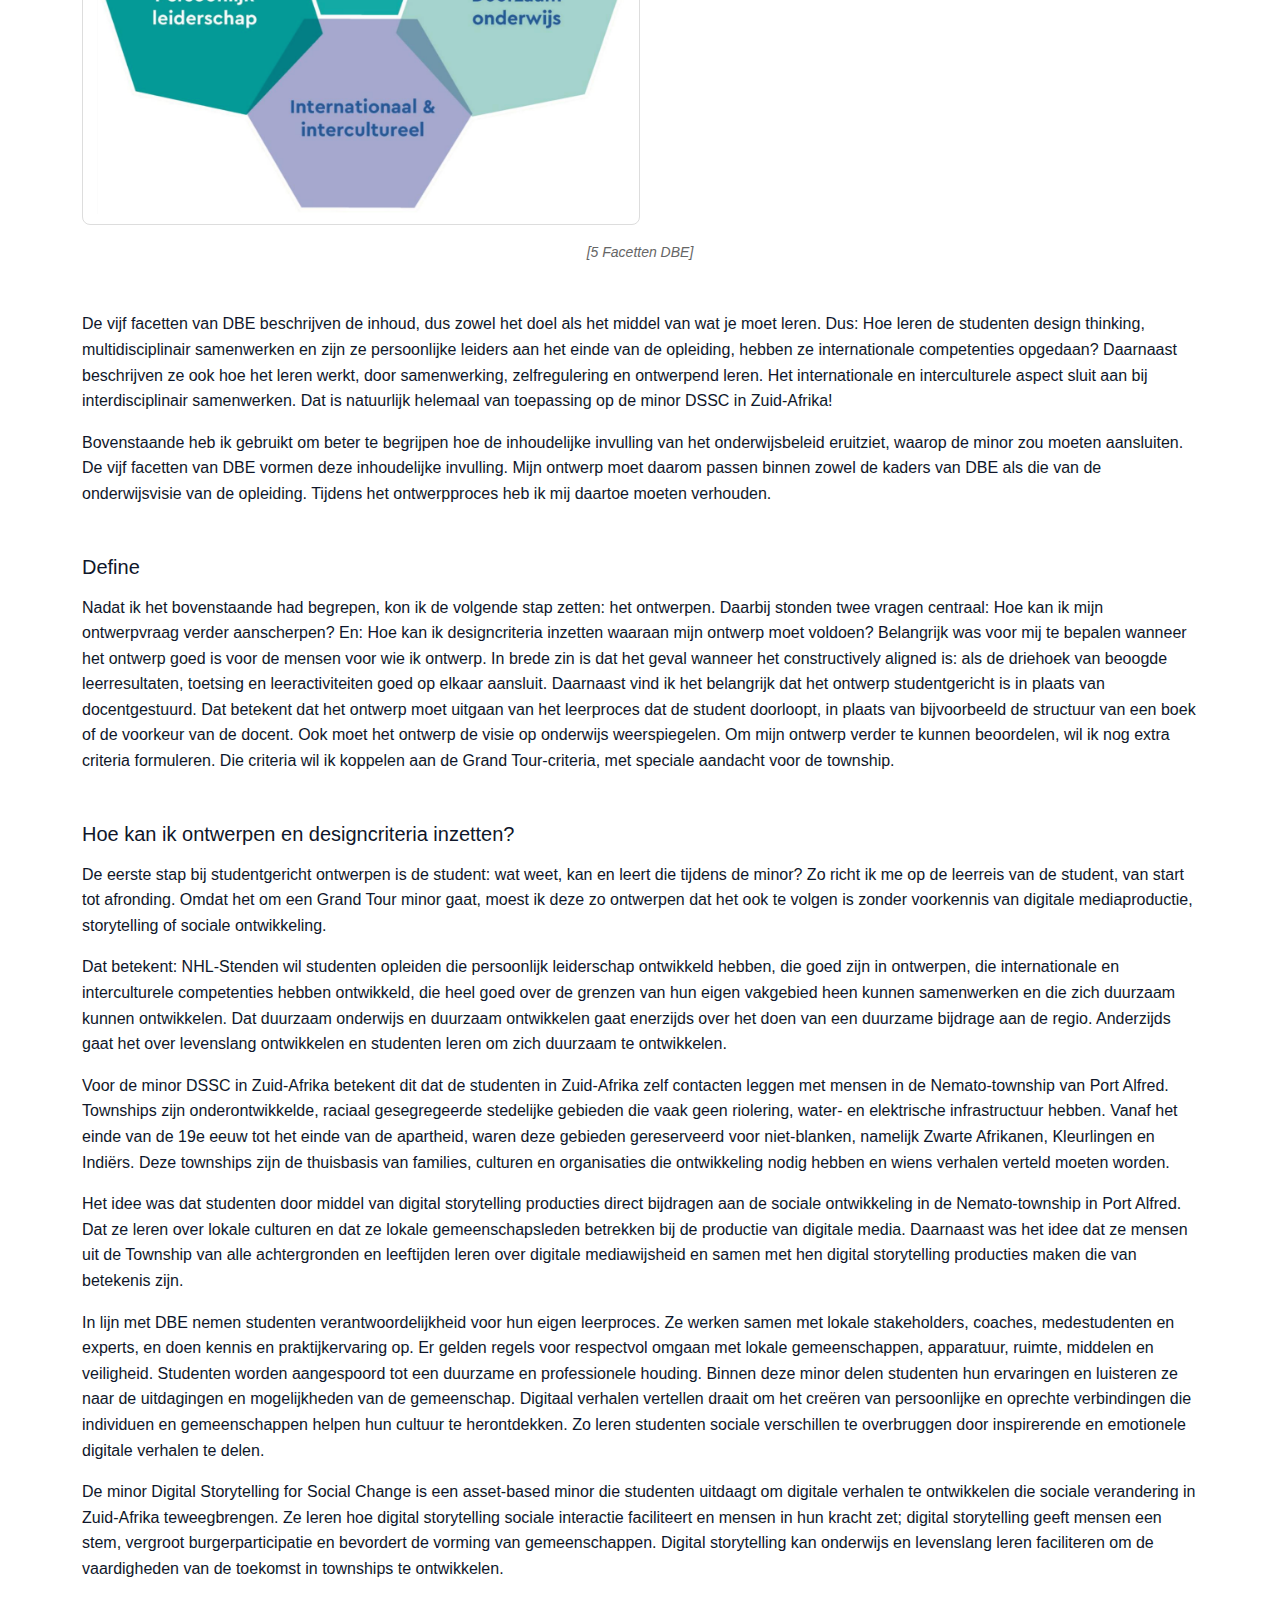
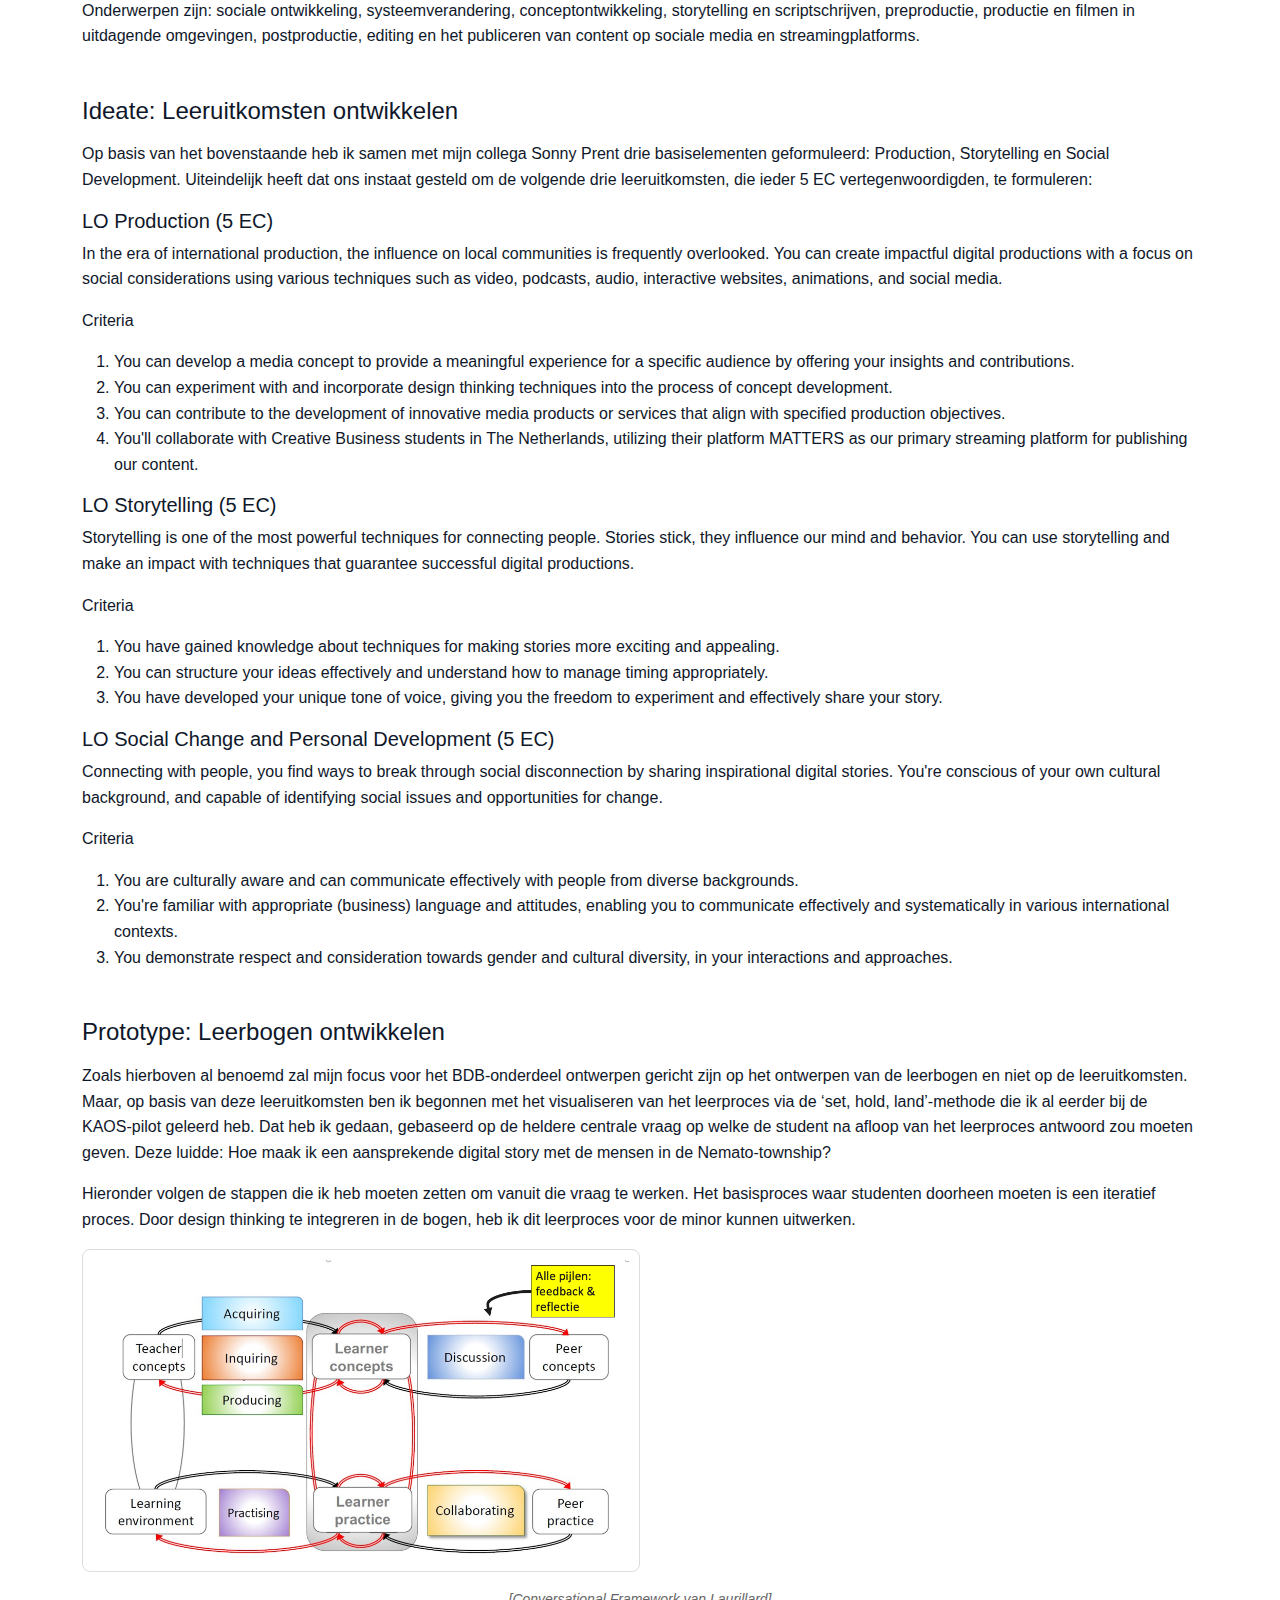
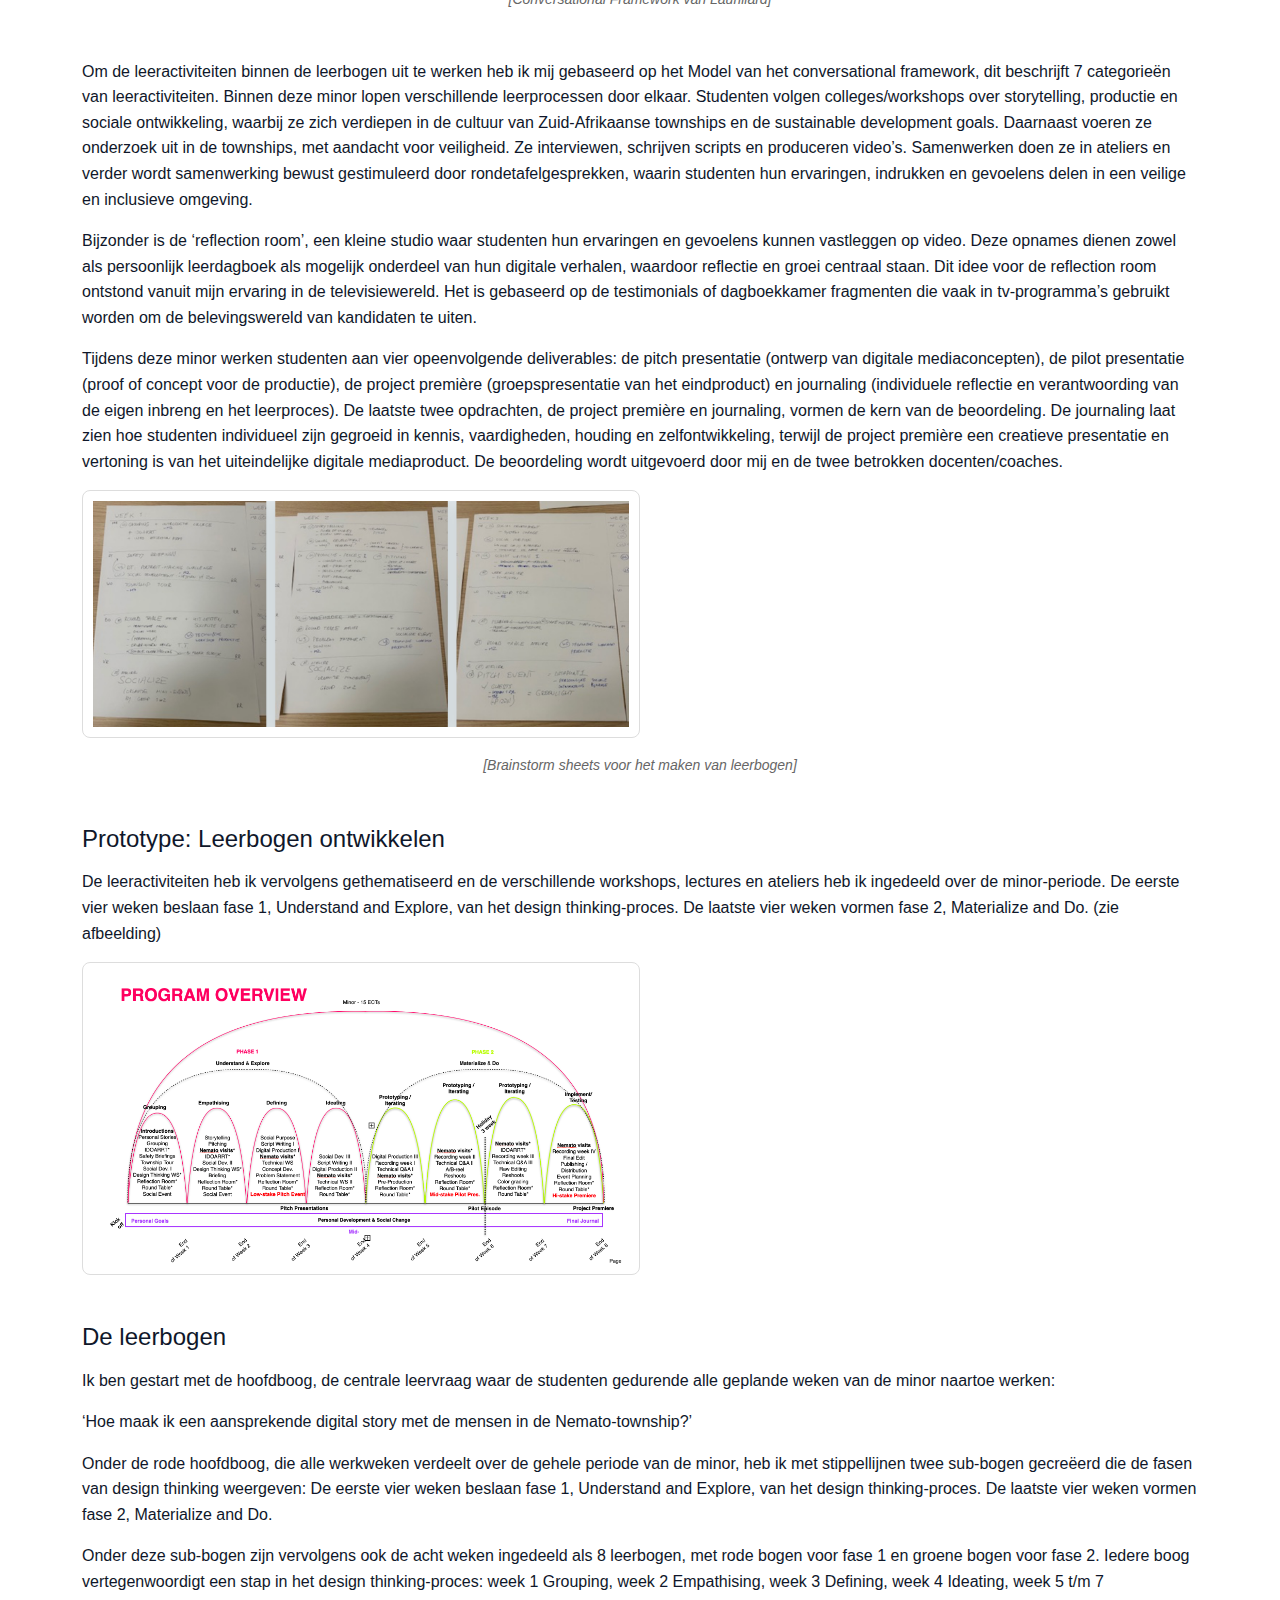
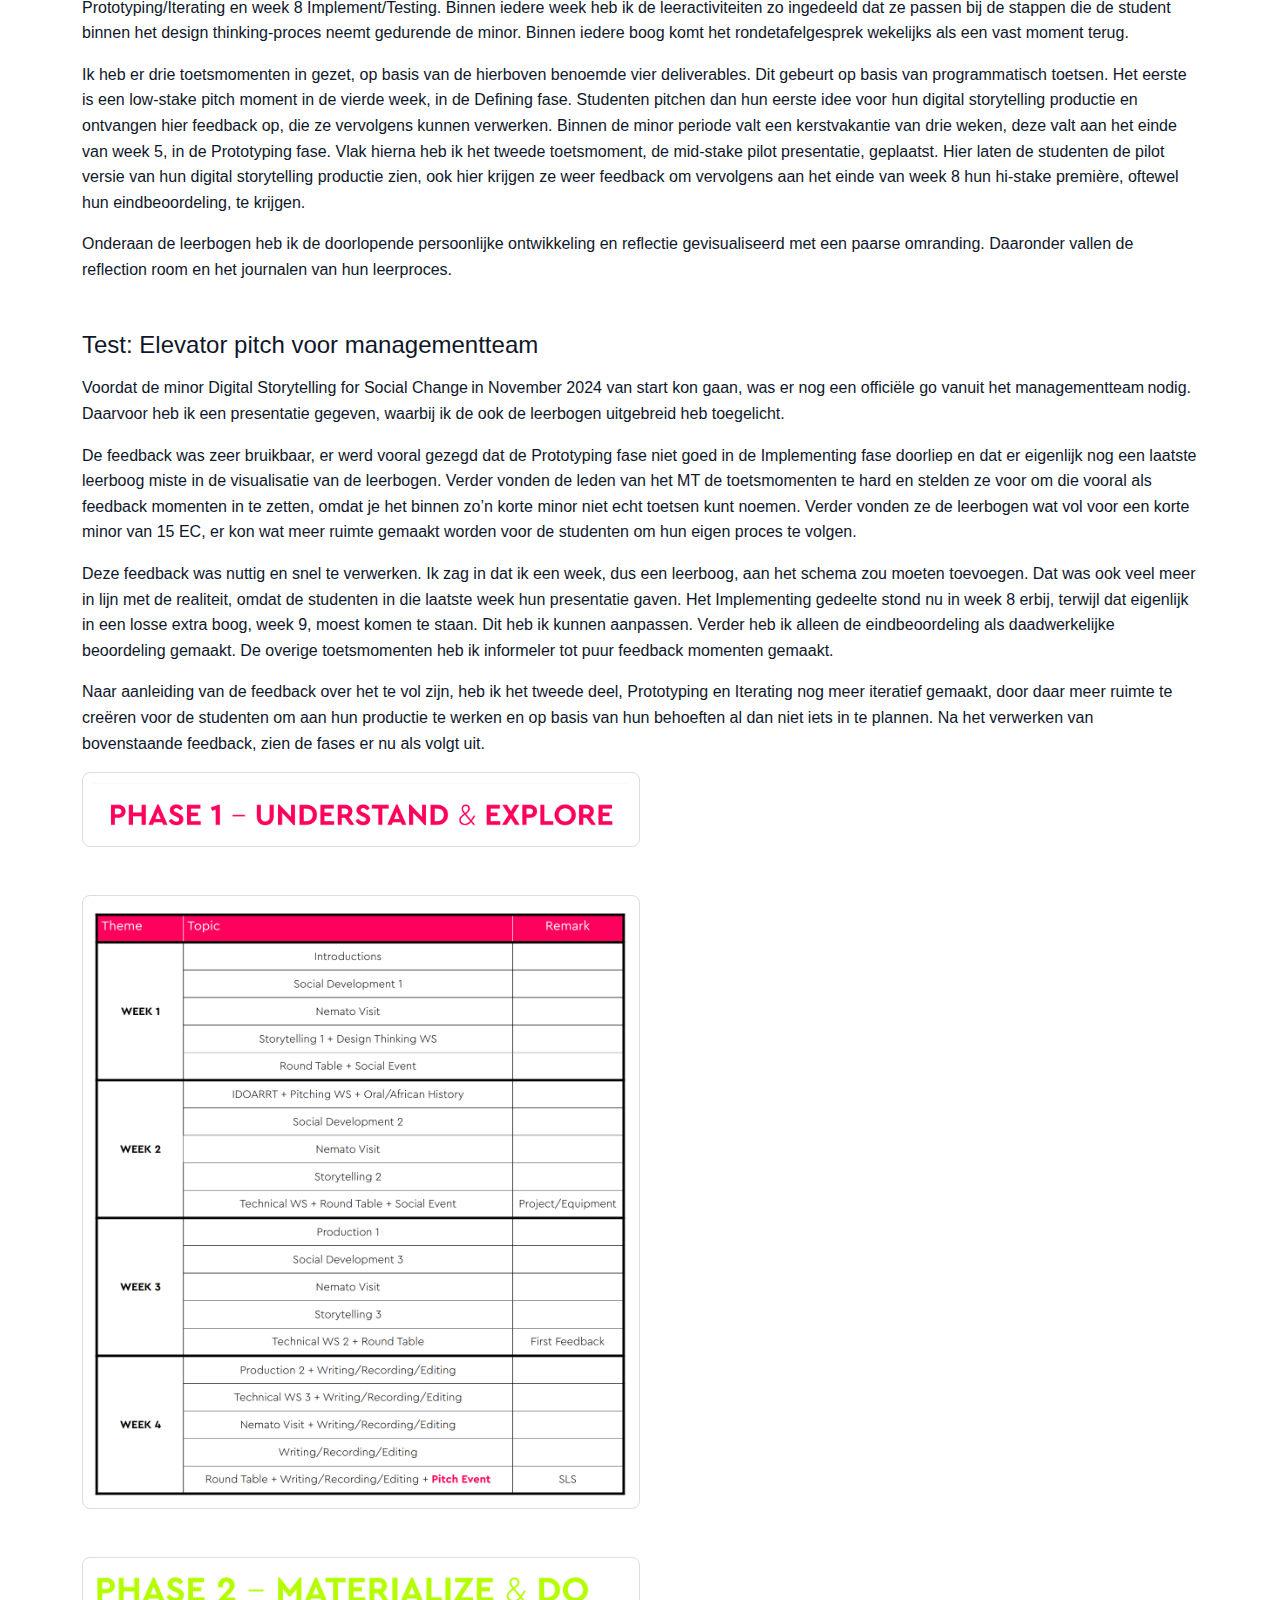
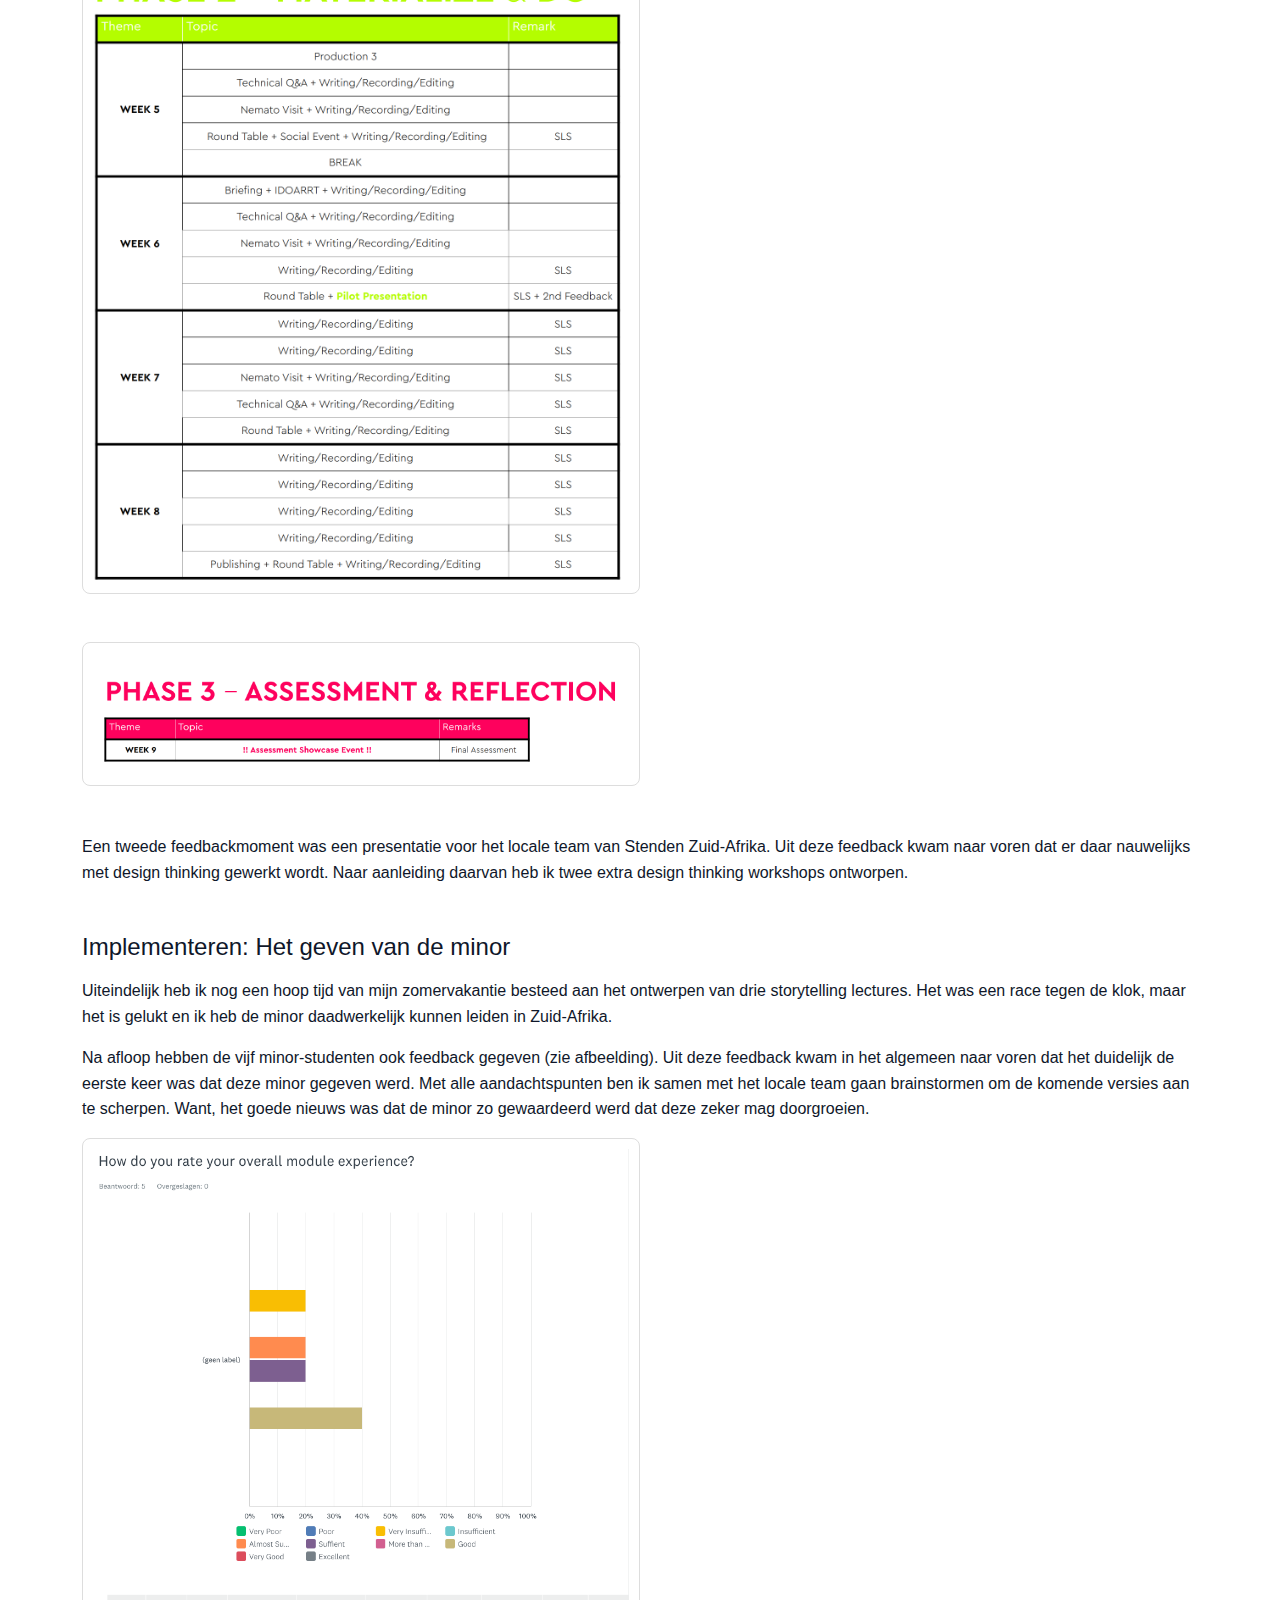
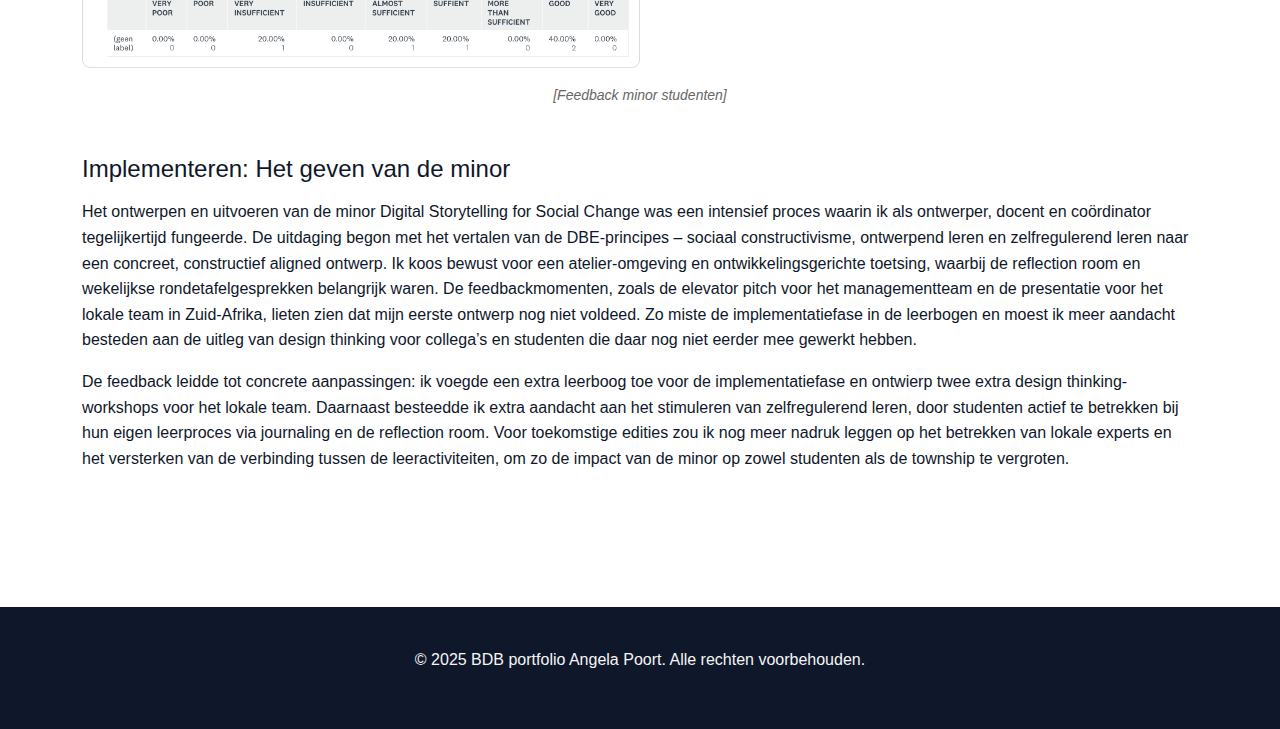
<file: mijn-rol-als-ontwerper.html>
<!DOCTYPE html>
<html lang="nl">
<head>
  <meta charset="UTF-8">
  <meta name="viewport" content="width=device-width, initial-scale=1.0">
  <title>Mijn rol als ontwerper | Docentschapportfolio</title>
  <link href="https://cdn.jsdelivr.net/npm/bootstrap@5.3.0/dist/css/bootstrap.min.css" rel="stylesheet">
  <link rel="stylesheet" href="style.css">
</head>
<body>

  <!-- Navbar -->
  <nav class="navbar navbar-expand-lg navbar-dark sticky-top">
    <div class="container-fluid">
      <a class="navbar-brand" href="index.html">BDB Portfolio Angela Poort</a>
      <button class="navbar-toggler" type="button" data-bs-toggle="collapse" data-bs-target="#navbarNav">
        <span class="navbar-toggler-icon"></span>
      </button>
      <div class="collapse navbar-collapse" id="navbarNav">
        <ul class="navbar-nav ms-auto">
          <li class="nav-item">
            <a class="nav-link" href="index.html">Startpagina</a>
          </li>
          <li class="nav-item">
            <a class="nav-link" href="introductie.html">Introductie</a>
          </li>
          <li class="nav-item">
            <a class="nav-link" href="bewust-docentschap.html">Bewust docentschap</a>
          </li>
          <li class="nav-item">
            <a class="nav-link" href="mijn-rol-als-uitvoerder.html">Mijn rol als uitvoerder</a>
          </li>
          <li class="nav-item">
            <a class="nav-link" href="mijn-rol-als-beoorderlaar.html">Mijn rol als beoorderlaar</a>
          </li>
          <li class="nav-item">
            <a class="nav-link active" href="mijn-rol-als-ontwerper.html">Mijn rol als ontwerper</a>
          </li>
          <li class="nav-item">
            <a class="nav-link" href="digitale-didactiek.html">Digitale Didactiek</a>
          </li>
          <li class="nav-item">
            <a class="nav-link" href="referenties.html">Referenties</a>
          </li>
        </ul>
      </div>
    </div>
  </nav>

  <!-- Hero Section -->
  <section class="hero">
    <div class="container">
      <h1>Mijn rol als ontwerper</h1>
    </div>
  </section>

  <!-- Main Content -->
  <section class="container">
        <h2>Leeruitkomst</h2>
    
    <div class="card mb-5" style="border-left: 4px solid var(--accent-purple); border: none; max-width: 90%;">
      <div class="card-body">
        <p>Je (her)ontwerpt een onderwijsleeromgeving voor jouw opleiding volgens de principes van DBE en verantwoordt je keuzes.</p>
      </div>
    </div>

    <h3 class="mt-5 mb-4">Criteria</h3>

    <div class="mb-5">
      <ul>
        <li>Je analyseert een onderwijsleeromgeving aan de hand van verschillende bronnen.</li>
        <li>Je (her)ontwerp van de onderwijsactiviteit is zodanig gemaakt dat hij door een collega uitgevoerd kan worden.</li>
        <li>De gemaakte keuzes in het (her)ontwerp beargumenteer je o.a. aan de hand van literatuur.</li>
      </ul>
    </div>

    <hr class="my-5">

    <h2>Inhoudelijke uitwerking</h2>

    <h3 class="mt-5 mb-3">Ontwerpen</h3>

    <h4 class="mt-5 mb-3">Inleiding</h4>

    <p>De leeruitkomst van ‘ontwerper van onderwijs’ was de laatste in de cyclus van de BDB-leergang. Het bijzondere was dat voor mij eigenlijk alle andere BDB-leeruitkomsten, met name die van uitvoeren en beoordelen, ook in het werk dat ik voor de minor heb gedaan ruimschoots terugkwamen.  </p>

    <p>Maar eerst even terug naar het begin, want ik kreeg van teamleider Robert Keun een bijzonder aanbod. Samen met mijn collega Sonny Prent mocht ik de minor Digital Storytelling for Social Change (DSSC) maken. Ik ben door Robert gevraagd om deze minor te ontwerpen vanwege mijn ervaring als regisseur, einderedacteur en internationaal consultant van televisieprogramma’s. Het betekende voor mij weer een avontuur!  </p>

    <p>Het eerste idee lag er al, maar de minor moest nog helemaal worden ontworpen. Verder heb ik niet alleen de minor ontworpen, maar ook de leeruitkomsten en de manier van beoordelen, compleet met rubric en tussentijds testen op basis van feedback. Deze minor zou deel gaan uitmaken van het Grand Tour programma dat NHL-Stenden ontwikkelt, waarbij studenten tijdens hun minor in het derde studiejaar de kans krijgen om in het buitenland te studeren op een van de zes Grand Tour locaties. Ze krijgen te maken met cultuurverschillen en doen veel internationale werkervaring op. Zuid-Afrika is de bestemming van de minor DSSC. Het zou gaan om een tien weken durende minor van 15 EC, die ingepland zal worden in het tweede en vierde semester. </p>

    <p>Een avontuur is het zeker geworden. Tijdens het ontwerpen van de minor besloot mijn collega Sonny Prent om te stoppen als docent, waardoor ik de coördinatie vanuit Nederland verder alleen gedragen heb. Dit betekende ook dat ik naar Zuid-Afrika zou reizen om daar de minor ter plaatse op te zetten. Uiteindelijk ben ik daar op een dag na drie weken geweest en heb ik daar de minor persoonlijk gegeven en ook de collega’s ter plaatse geïnstrueerd, of anders gezegd: met de collega’s ter plaatse tot een praktische samenwerking gekomen, waarmee we vanuit verschillende achtergronden tot een geheel kwamen. Vervolgens heb ik de minor verder online begeleid vanuit Nederland.  </p>

    <p>Wat uiteindelijk mijn taken en werkzaamheden voor de ontwikkeling van de minor DSSC waren en hoe deze aansluiten bij mijn BDB-leerproces in de rol van ontwerper van onderwijs, zal ik in dit hoofdstuk uiteenzetten. Omdat ik voor dit BDB-onderdeel een keuze moest maken, dat wil zeggen dat ik niet het gehele traject van de minor kon beschrijven, maar een deel moest afbakenen, wilde ik de nadruk leggen op het ontwerpen van de leerbogen.  </p>

    <h4 class="mt-5 mb-3">DBE en het opzetten van de minor DSSC</h4>

    <p>Voor deze Ontwerp-opdracht heb ik ervoor gekozen om met behulp van design thinking de fases van het ontwerpproces te doorlopen. </p>
     
    <h5 class="mt-5 mb-3">Onderzoeksfase</h5>

    <p>Voordat ik met het daadwerkelijke ontwerpen van de minor kon beginnen, was het belangrijk om eerst een onderzoekfase te doorlopen. Bij het opzetten van de minor was Design Based Education (DBE) de methode en werkwijze. Waarom was dat zo? Om te beginnen zal ik uitleggen wat het basisidee van deze minor was en vervolgens hoe het ontwerp van de minor gebaseerd is op de principes van DBE. De onderwijsvisie is DBE, dus binnen de kaders van DBE heb ik gekeken naar wat passend was op basis van het Design Thinking Process Diagram van Stanford. </p>

    <figure class="mb-5">
      <img src="Ontwerp1.png" alt="Design Thinking Process Diagram" class="img-fluid" style="max-width: 50%; margin-left: auto; margin-right: auto; border: 1px solid #ddd; border-radius: 8px; padding: 10px;">
    </figure>

    <h5 class="mt-5 mb-3">Empathize</h5>

    <p>In deze fase onderzocht ik de opdracht voor de minor. Het idee lag er namelijk al: Maak een minor over digital storytelling en social change voor de Grand Tour in Zuid-Afrika, waarbij de studenten via digital storytelling werken aan sociale verandering en/of ontwikkeling in de Nemato-township in Port Alfred. Wat er verder al vast lag, was dat de minor in de tweede en vierde lesperiodes zou draaien en dat er 15 EC voor staan. </p>
    <p>Voor wie is die minor bedoeld? De minor is bedoeld voor derdejaarsstudenten die deelnemen aan de Grand Tour programma’s. Deze zijn toegankelijk voor alle NHL-Stenden studenten. Studenten zullen verblijven op de campus van Stenden Zuid-Afrika in Port Alfred. Behalve voor de studenten van NHL-Stenden en Stenden Zuid-Afrika, is het ontwerp ook bedoeld voor het managementteam van Creative Business, de Grand Tour organisatie, de mensen uit de Nemato-township, alle betrokken collega’s en natuurlijk ook voor mezelf. </p>
    <p>Wat er verder al vast lag, waren de beoogde leerresultaten in landelijk profiel. Dit wordt vertaald naar het opleidingsprofiel in OER bijlage 3, eindkwalificatie van de opleiding, niveau boks of matrix. Tot die bijlage 3 van het onderwijsconcept heb ik me moeten verhouden. Het gaat om real-life vraagstukken en beroepsproducten, zoals: hoe persoonlijke en professionele ontwikkeling van studenten te ondersteunen, hoe te samenwerken met het werkveld, lectoraten etc.? Wat is ontwerpend en onderzoekend vermogen? Wat kunnen de studenten en wat weten ze al?   </p>
    <p>De onderwijsvisie is Design Based Education. De onderliggende leertheorie van DBE is sociaal constructivisme, een leertheorie die beschrijft hoe leren volgens de inzichten van onze opleiding werkt. Daaruit heb ik begrepen dat leren een actief en sociaal proces is, waarbij de student zelfstandig representaties van kennis moet ontwikkelen of constructies moet ontwikkelen in interactie met anderen. De student staat centraal en heeft een grote verantwoordelijkheid voor het eigen leerproces. De context kan het leren verrijken. Door met nieuwe dingen in aanraking te komen wordt het denkproces versterkt, waardoor de student weer zelf nieuwe dingen kan construeren. Dat is hoe ik het idee van sociaal constructivisme begrepen heb. </p>
    <p>Vanuit dit sociaal constructivisme zijn een aantal leer- en ontwerpprincipes afgeleid waarop DBE gebaseerd is. Dat zijn ontwerpend leren en actief of activerend leren. We leren dieper vanuit onze eigen ervaringen, dus als je werkt aan real-life vraagstukken voor echte opdrachtgevers, dan leer je daar beter en meer van en is dat zinvoller dan zomaar een opdrachtje. Samenwerkend en zelfregulerend leren om grip op je eigen leren te krijgen en doelbewust te kunnen sturen. Dus, deze oerprincipes liggen onder DBE. Dit alles komt uit het strategisch onderwijsbeleid en hoort bij DBE. </p>

    <figure class="mb-5">
      <img src="Ontwerp2.png" alt="5 Facetten DBE" class="img-fluid" style="max-width: 50%; margin-left: auto; margin-right: auto; border: 1px solid #ddd; border-radius: 8px; padding: 10px;">
      <figcaption class="figure-caption mt-3" style="text-align: center; font-style: italic; color: #666;">
        [5 Facetten DBE]
      </figcaption>
    </figure>

    <p>De vijf facetten van DBE beschrijven de inhoud, dus zowel het doel als het middel van wat je moet leren. Dus: Hoe leren de studenten design thinking, multidisciplinair samenwerken en zijn ze persoonlijke leiders aan het einde van de opleiding, hebben ze internationale competenties opgedaan? Daarnaast beschrijven ze ook hoe het leren werkt, door samenwerking, zelfregulering en ontwerpend leren. Het internationale en interculturele aspect sluit aan bij interdisciplinair samenwerken. Dat is natuurlijk helemaal van toepassing op de minor DSSC in Zuid-Afrika! </p>
    <p>Bovenstaande heb ik gebruikt om beter te begrijpen hoe de inhoudelijke invulling van het onderwijsbeleid eruitziet, waarop de minor zou moeten aansluiten. De vijf facetten van DBE vormen deze inhoudelijke invulling. Mijn ontwerp moet daarom passen binnen zowel de kaders van DBE als die van de onderwijsvisie van de opleiding. Tijdens het ontwerpproces heb ik mij daartoe moeten verhouden. </p>

    <h5 class="mt-5 mb-3">Define</h5>

    <p>Nadat ik het bovenstaande had begrepen, kon ik de volgende stap zetten: het ontwerpen. Daarbij stonden twee vragen centraal: Hoe kan ik mijn ontwerpvraag verder aanscherpen? En: Hoe kan ik designcriteria inzetten waaraan mijn ontwerp moet voldoen? Belangrijk was voor mij te bepalen wanneer het ontwerp goed is voor de mensen voor wie ik ontwerp. In brede zin is dat het geval wanneer het constructively aligned is: als de driehoek van beoogde leerresultaten, toetsing en leeractiviteiten goed op elkaar aansluit. Daarnaast vind ik het belangrijk dat het ontwerp studentgericht is in plaats van docentgestuurd. Dat betekent dat het ontwerp moet uitgaan van het leerproces dat de student doorloopt, in plaats van bijvoorbeeld de structuur van een boek of de voorkeur van de docent. Ook moet het ontwerp de visie op onderwijs weerspiegelen. Om mijn ontwerp verder te kunnen beoordelen, wil ik nog extra criteria formuleren. Die criteria wil ik koppelen aan de Grand Tour-criteria, met speciale aandacht voor de township. </p> 

    <h5 class="mt-5 mb-3">Hoe kan ik ontwerpen en designcriteria inzetten?</h5>

    <p>De eerste stap bij studentgericht ontwerpen is de student: wat weet, kan en leert die tijdens de minor? Zo richt ik me op de leerreis van de student, van start tot afronding.  Omdat het om een Grand Tour minor gaat, moest ik deze zo ontwerpen dat het ook te volgen is zonder voorkennis van digitale mediaproductie, storytelling of sociale ontwikkeling. </p>

    <p>Dat betekent: NHL-Stenden wil studenten opleiden die persoonlijk leiderschap ontwikkeld hebben, die goed zijn in ontwerpen, die internationale en interculturele competenties hebben ontwikkeld, die heel goed over de grenzen van hun eigen vakgebied heen kunnen samenwerken en die zich duurzaam kunnen ontwikkelen. Dat duurzaam onderwijs en duurzaam ontwikkelen gaat enerzijds over het doen van een duurzame bijdrage aan de regio. Anderzijds gaat het over levenslang ontwikkelen en studenten leren om zich duurzaam te ontwikkelen. </p>

    <p>Voor de minor DSSC in Zuid-Afrika betekent dit dat de studenten in Zuid-Afrika zelf contacten leggen met mensen in de Nemato-township van Port Alfred. Townships zijn onderontwikkelde, raciaal gesegregeerde stedelijke gebieden die vaak geen riolering, water- en elektrische infrastructuur hebben. Vanaf het einde van de 19e eeuw tot het einde van de apartheid, waren deze gebieden gereserveerd voor niet-blanken, namelijk Zwarte Afrikanen, Kleurlingen en Indiërs. Deze townships zijn de thuisbasis van families, culturen en organisaties die ontwikkeling nodig hebben en wiens verhalen verteld moeten worden. </p>

    <p>Het idee was dat studenten door middel van digital storytelling producties direct bijdragen aan de sociale ontwikkeling in de Nemato-township in Port Alfred. Dat ze leren over lokale culturen en dat ze lokale gemeenschapsleden betrekken bij de productie van digitale media. Daarnaast was het idee dat ze mensen uit de Township van alle achtergronden en leeftijden leren over digitale mediawijsheid en samen met hen digital storytelling producties maken die van betekenis zijn. </p>

    <p>In lijn met DBE nemen studenten verantwoordelijkheid voor hun eigen leerproces. Ze werken samen met lokale stakeholders, coaches, medestudenten en experts, en doen kennis en praktijkervaring op. Er gelden regels voor respectvol omgaan met lokale gemeenschappen, apparatuur, ruimte, middelen en veiligheid. Studenten worden aangespoord tot een duurzame en professionele houding. Binnen deze minor delen studenten hun ervaringen en luisteren ze naar de uitdagingen en mogelijkheden van de gemeenschap. Digitaal verhalen vertellen draait om het creëren van persoonlijke en oprechte verbindingen die individuen en gemeenschappen helpen hun cultuur te herontdekken. Zo leren studenten sociale verschillen te overbruggen door inspirerende en emotionele digitale verhalen te delen. </p>

    <p>De minor Digital Storytelling for Social Change is een asset-based minor die studenten uitdaagt om digitale verhalen te ontwikkelen die sociale verandering in Zuid-Afrika teweegbrengen. Ze leren hoe digital storytelling sociale interactie faciliteert en mensen in hun kracht zet; digital storytelling geeft mensen een stem, vergroot burgerparticipatie en bevordert de vorming van gemeenschappen. Digital storytelling kan onderwijs en levenslang leren faciliteren om de vaardigheden van de toekomst in townships te ontwikkelen. </p>

    <p>Onderwerpen zijn: sociale ontwikkeling, systeemverandering, conceptontwikkeling, storytelling en scriptschrijven, preproductie, productie en filmen in uitdagende omgevingen, postproductie, editing en het publiceren van content op sociale media en streamingplatforms.  </p>

    <h4 class="mt-5 mb-3">Ideate: Leeruitkomsten ontwikkelen</h4>

    <p>Op basis van het bovenstaande heb ik samen met mijn collega Sonny Prent drie basiselementen geformuleerd: Production, Storytelling en Social Development. Uiteindelijk heeft dat ons instaat gesteld om de volgende drie leeruitkomsten, die ieder 5 EC vertegenwoordigden, te formuleren: </p>

    <h5>LO Production (5 EC)</h5>
<p>In the era of international production, the influence on local communities is frequently overlooked. You can create impactful digital productions with a focus on social considerations using various techniques such as video, podcasts, audio, interactive websites, animations, and social media.</p>
<p>Criteria</p>
<ol>
  <li>You can develop a media concept to provide a meaningful experience for a specific audience by offering your insights and contributions.</li>
  <li>You can experiment with and incorporate design thinking techniques into the process of concept development.</li>
  <li>You can contribute to the development of innovative media products or services that align with specified production objectives.</li>
  <li>You'll collaborate with Creative Business students in The Netherlands, utilizing their platform MATTERS as our primary streaming platform for publishing our content.</li>
</ol>

<h5>LO Storytelling (5 EC)</h5>
<p>Storytelling is one of the most powerful techniques for connecting people. Stories stick, they influence our mind and behavior. You can use storytelling and make an impact with techniques that guarantee successful digital productions.</p>
<p>Criteria</p>
<ol>
  <li>You have gained knowledge about techniques for making stories more exciting and appealing.</li>
  <li>You can structure your ideas effectively and understand how to manage timing appropriately.</li>
  <li>You have developed your unique tone of voice, giving you the freedom to experiment and effectively share your story.</li>
</ol>

<h5>LO Social Change and Personal Development (5 EC)</h5>
<p>Connecting with people, you find ways to break through social disconnection by sharing inspirational digital stories. You're conscious of your own cultural background, and capable of identifying social issues and opportunities for change.</p>
<p>Criteria</p>
<ol>
  <li>You are culturally aware and can communicate effectively with people from diverse backgrounds.</li>
  <li>You're familiar with appropriate (business) language and attitudes, enabling you to communicate effectively and systematically in various international contexts.</li>
  <li>You demonstrate respect and consideration towards gender and cultural diversity, in your interactions and approaches.</li>
</ol>

    <h4 class="mt-5 mb-3">Prototype: Leerbogen ontwikkelen</h4>

    <p>Zoals hierboven al benoemd zal mijn focus voor het BDB-onderdeel ontwerpen gericht zijn op het ontwerpen van de leerbogen en niet op de leeruitkomsten. Maar, op basis van deze leeruitkomsten ben ik begonnen met het visualiseren van het leerproces via de ‘set, hold, land’-methode die ik al eerder bij de KAOS-pilot geleerd heb. Dat heb ik gedaan, gebaseerd op de heldere centrale vraag op welke de student na afloop van het leerproces antwoord zou moeten geven. Deze luidde: Hoe maak ik een aansprekende digital story met de mensen in de Nemato-township?  </p>

    <p>Hieronder volgen de stappen die ik heb moeten zetten om vanuit die vraag te werken. Het basisproces waar studenten doorheen moeten is een iteratief proces. Door design thinking te integreren in de bogen, heb ik dit leerproces voor de minor kunnen uitwerken.  </p>

    <figure class="mb-5">
      <img src="Ontwerp3.png" alt="Conversational Framework van Laurillard" class="img-fluid" style="max-width: 50%; margin-left: auto; margin-right: auto; border: 1px solid #ddd; border-radius: 8px; padding: 10px;">
      <figcaption class="figure-caption mt-3" style="text-align: center; font-style: italic; color: #666;">
        [Conversational Framework van Laurillard]
      </figcaption>
    </figure>

    <p>Om de leeractiviteiten binnen de leerbogen uit te werken heb ik mij gebaseerd op het Model van het conversational framework, dit beschrijft 7 categorieën van leeractiviteiten. Binnen deze minor lopen verschillende leerprocessen door elkaar. Studenten volgen colleges/workshops over storytelling, productie en sociale ontwikkeling, waarbij ze zich verdiepen in de cultuur van Zuid-Afrikaanse townships en de sustainable development goals. Daarnaast voeren ze onderzoek uit in de townships, met aandacht voor veiligheid. Ze interviewen, schrijven scripts en produceren video’s. Samenwerken doen ze in ateliers en verder wordt samenwerking bewust gestimuleerd door rondetafelgesprekken, waarin studenten hun ervaringen, indrukken en gevoelens delen in een veilige en inclusieve omgeving.  </p>

    <p>Bijzonder is de ‘reflection room’, een kleine studio waar studenten hun ervaringen en gevoelens kunnen vastleggen op video. Deze opnames dienen zowel als persoonlijk leerdagboek als mogelijk onderdeel van hun digitale verhalen, waardoor reflectie en groei centraal staan. Dit idee voor de reflection room ontstond vanuit mijn ervaring in de televisiewereld. Het is gebaseerd op de testimonials of dagboekkamer fragmenten die vaak in tv-programma’s gebruikt worden om de belevingswereld van kandidaten te uiten.  </p>

    <p>Tijdens deze minor werken studenten aan vier opeenvolgende deliverables: de pitch presentatie (ontwerp van digitale mediaconcepten), de pilot presentatie (proof of concept voor de productie), de project première (groepspresentatie van het eindproduct) en journaling (individuele reflectie en verantwoording van de eigen inbreng en het leerproces). De laatste twee opdrachten, de project première en journaling, vormen de kern van de beoordeling. De journaling laat zien hoe studenten individueel zijn gegroeid in kennis, vaardigheden, houding en zelfontwikkeling, terwijl de project première een creatieve presentatie en vertoning is van het uiteindelijke digitale mediaproduct. De beoordeling wordt uitgevoerd door mij en de twee betrokken docenten/coaches. </p>

    <figure class="mb-5">
      <img src="Ontwerp4.png" alt="Brainstorm sheets voor het maken van leerbogen" class="img-fluid" style="max-width: 50%; margin-left: auto; margin-right: auto; border: 1px solid #ddd; border-radius: 8px; padding: 10px;">
      <figcaption class="figure-caption mt-3" style="text-align: center; font-style: italic; color: #666;">
        [Brainstorm sheets voor het maken van leerbogen]
      </figcaption>
    </figure>

    <h4 class="mt-5 mb-3">Prototype: Leerbogen ontwikkelen</h4>

    <p>De leeractiviteiten heb ik vervolgens gethematiseerd en de verschillende workshops, lectures en ateliers heb ik ingedeeld over de minor-periode. De eerste vier weken beslaan fase 1, Understand and Explore, van het design thinking-proces. De laatste vier weken vormen fase 2, Materialize and Do. (zie afbeelding) </p>

    <figure class="mb-5">
      <img src="Ontwerp5.png" alt="Program overview" class="img-fluid" style="max-width: 50%; margin-left: auto; margin-right: auto; border: 1px solid #ddd; border-radius: 8px; padding: 10px;">
    </figure>

    <h4 class="mt-5 mb-3">De leerbogen</h4>

    <p>Ik ben gestart met de hoofdboog, de centrale leervraag waar de studenten gedurende alle geplande weken van de minor naartoe werken: </p>

    <p>‘Hoe maak ik een aansprekende digital story met de mensen in de Nemato-township?’</p>
    
    <p>Onder de rode hoofdboog, die alle werkweken verdeelt over de gehele periode van de minor, heb ik met stippellijnen twee sub-bogen gecreëerd die de fasen van design thinking weergeven: De eerste vier weken beslaan fase 1, Understand and Explore, van het design thinking-proces. De laatste vier weken vormen fase 2, Materialize and Do.</p>
    
    <p>Onder deze sub-bogen zijn vervolgens ook de acht weken ingedeeld als 8 leerbogen, met rode bogen voor fase 1 en groene bogen voor fase 2. Iedere boog vertegenwoordigt een stap in het design thinking-proces: week 1 Grouping, week 2 Empathising, week 3 Defining, week 4 Ideating, week 5 t/m 7 Prototyping/Iterating en week 8 Implement/Testing. Binnen iedere week heb ik de leeractiviteiten zo ingedeeld dat ze passen bij de stappen die de student binnen het design thinking-proces neemt gedurende de minor. Binnen iedere boog komt het rondetafelgesprek wekelijks als een vast moment terug. </p>
    
    <p>Ik heb er drie toetsmomenten in gezet, op basis van de hierboven benoemde vier deliverables. Dit gebeurt op basis van programmatisch toetsen. Het eerste is een low-stake pitch moment in de vierde week, in de Defining fase. Studenten pitchen dan hun eerste idee voor hun digital storytelling productie en ontvangen hier feedback op, die ze vervolgens kunnen verwerken. Binnen de minor periode valt een kerstvakantie van drie weken, deze valt aan het einde van week 5, in de Prototyping fase. Vlak hierna heb ik het tweede toetsmoment, de mid-stake pilot presentatie, geplaatst. Hier laten de studenten de pilot versie van hun digital storytelling productie zien, ook hier krijgen ze weer feedback om vervolgens aan het einde van week 8 hun hi-stake première, oftewel hun eindbeoordeling, te krijgen. </p>
    
    <p>Onderaan de leerbogen heb ik de doorlopende persoonlijke ontwikkeling en reflectie gevisualiseerd met een paarse omranding. Daaronder vallen de reflection room en het journalen van hun leerproces.</p>

    <h4 class="mt-5 mb-3">Test: Elevator pitch voor managementteam</h4>

    <p>Voordat de minor Digital Storytelling for Social Change in November 2024 van start kon gaan, was er nog een officiële go vanuit het managementteam nodig. Daarvoor heb ik een presentatie gegeven, waarbij ik de ook de leerbogen uitgebreid heb toegelicht.  </p>

    <p>De feedback was zeer bruikbaar, er werd vooral gezegd dat de Prototyping fase niet goed in de Implementing fase doorliep en dat er eigenlijk nog een laatste leerboog miste in de visualisatie van de leerbogen. Verder vonden de leden van het MT de toetsmomenten te hard en stelden ze voor om die vooral als feedback momenten in te zetten, omdat je het binnen zo’n korte minor niet echt toetsen kunt noemen. Verder vonden ze de leerbogen wat vol voor een korte minor van 15 EC, er kon wat meer ruimte gemaakt worden voor de studenten om hun eigen proces te volgen. </p>

    <p>Deze feedback was nuttig en snel te verwerken. Ik zag in dat ik een week, dus een leerboog, aan het schema zou moeten toevoegen. Dat was ook veel meer in lijn met de realiteit, omdat de studenten in die laatste week hun presentatie gaven. Het Implementing gedeelte stond nu in week 8 erbij, terwijl dat eigenlijk in een losse extra boog, week 9, moest komen te staan. Dit heb ik kunnen aanpassen. Verder heb ik alleen de eindbeoordeling als daadwerkelijke beoordeling gemaakt. De overige toetsmomenten heb ik informeler tot puur feedback momenten gemaakt. </p>

    <p>Naar aanleiding van de feedback over het te vol zijn, heb ik het tweede deel, Prototyping en Iterating nog meer iteratief gemaakt, door daar meer ruimte te creëren voor de studenten om aan hun productie te werken en op basis van hun behoeften al dan niet iets in te plannen. Na het verwerken van bovenstaande feedback, zien de fases er nu als volgt uit. </p>

    <figure class="mb-5">
      <img src="nwe kop fase 1 ontwerp.png" alt="Kop" class="img-fluid" style="max-width: 50%; margin-left: auto; margin-right: auto; border: 1px solid #ddd; border-radius: 8px; padding: 10px;">
    </figure>
    <figure class="mb-5">
      <img src="Ontwerp6.png" alt="Understand and explore" class="img-fluid" style="max-width: 50%; margin-left: auto; margin-right: auto; border: 1px solid #ddd; border-radius: 8px; padding: 10px;">
    </figure>
    <figure class="mb-5">
      <img src="Ontwerp7.png" alt="Materialize and do" class="img-fluid" style="max-width: 50%; margin-left: auto; margin-right: auto; border: 1px solid #ddd; border-radius: 8px; padding: 10px;">
    </figure>
    <figure class="mb-5">
      <img src="Ontwerp8.png" alt="Assessment and reflection" class="img-fluid" style="max-width: 50%; margin-left: auto; margin-right: auto; border: 1px solid #ddd; border-radius: 8px; padding: 10px;">
    </figure>

    <p>Een tweede feedbackmoment was een presentatie voor het locale team van Stenden Zuid-Afrika. Uit deze feedback kwam naar voren dat er daar nauwelijks met design thinking gewerkt wordt. Naar aanleiding daarvan heb ik twee extra design thinking workshops ontworpen. </p>

    <h4 class="mt-5 mb-3">Implementeren: Het geven van de minor </h4>

    <p>Uiteindelijk heb ik nog een hoop tijd van mijn zomervakantie besteed aan het ontwerpen van drie storytelling lectures. Het was een race tegen de klok, maar het is gelukt en ik heb de minor daadwerkelijk kunnen leiden in Zuid-Afrika. </p>

    <p>Na afloop hebben de vijf minor-studenten ook feedback gegeven (zie afbeelding). Uit deze feedback kwam in het algemeen naar voren dat het duidelijk de eerste keer was dat deze minor gegeven werd. Met alle aandachtspunten ben ik samen met het locale team gaan brainstormen om de komende versies aan te scherpen. Want, het goede nieuws was dat de minor zo gewaardeerd werd dat deze zeker mag doorgroeien. </p>

    <figure class="mb-5">
      <img src="Ontwerp9.png" alt="Feedback minor studenten" class="img-fluid" style="max-width: 50%; margin-left: auto; margin-right: auto; border: 1px solid #ddd; border-radius: 8px; padding: 10px;">
      <figcaption class="figure-caption mt-3" style="text-align: center; font-style: italic; color: #666;">
        [Feedback minor studenten]
      </figcaption>
    </figure>

    <h4 class="mt-5 mb-3">Implementeren: Het geven van de minor </h4>

    <p>Het ontwerpen en uitvoeren van de minor Digital Storytelling for Social Change was een intensief proces waarin ik als ontwerper, docent en coördinator tegelijkertijd fungeerde. De uitdaging begon met het vertalen van de DBE-principes – sociaal constructivisme, ontwerpend leren en zelfregulerend leren naar een concreet, constructief aligned ontwerp. Ik koos bewust voor een atelier-omgeving en ontwikkelingsgerichte toetsing, waarbij de reflection room en wekelijkse rondetafelgesprekken belangrijk waren. De feedbackmomenten, zoals de elevator pitch voor het managementteam en de presentatie voor het lokale team in Zuid-Afrika, lieten zien dat mijn eerste ontwerp nog niet voldeed. Zo miste de implementatiefase in de leerbogen en moest ik meer aandacht besteden aan de uitleg van design thinking voor collega’s en studenten die daar nog niet eerder mee gewerkt hebben.</p>

    <p>De feedback leidde tot concrete aanpassingen: ik voegde een extra leerboog toe voor de implementatiefase en ontwierp twee extra design thinking-workshops voor het lokale team. Daarnaast besteedde ik extra aandacht aan het stimuleren van zelfregulerend leren, door studenten actief te betrekken bij hun eigen leerproces via journaling en de reflection room. Voor toekomstige edities zou ik nog meer nadruk leggen op het betrekken van lokale experts en het versterken van de verbinding tussen de leeractiviteiten, om zo de impact van de minor op zowel studenten als de township te vergroten. </p>
  </section>

  <!-- Footer -->
  <footer>
    <div class="container">
      <p>&copy; 2025 BDB portfolio Angela Poort. Alle rechten voorbehouden.</p>
    </div>
  </footer>

  <script src="https://cdn.jsdelivr.net/npm/bootstrap@5.3.0/dist/js/bootstrap.bundle.min.js"></script>
</body>
</html>
</file>
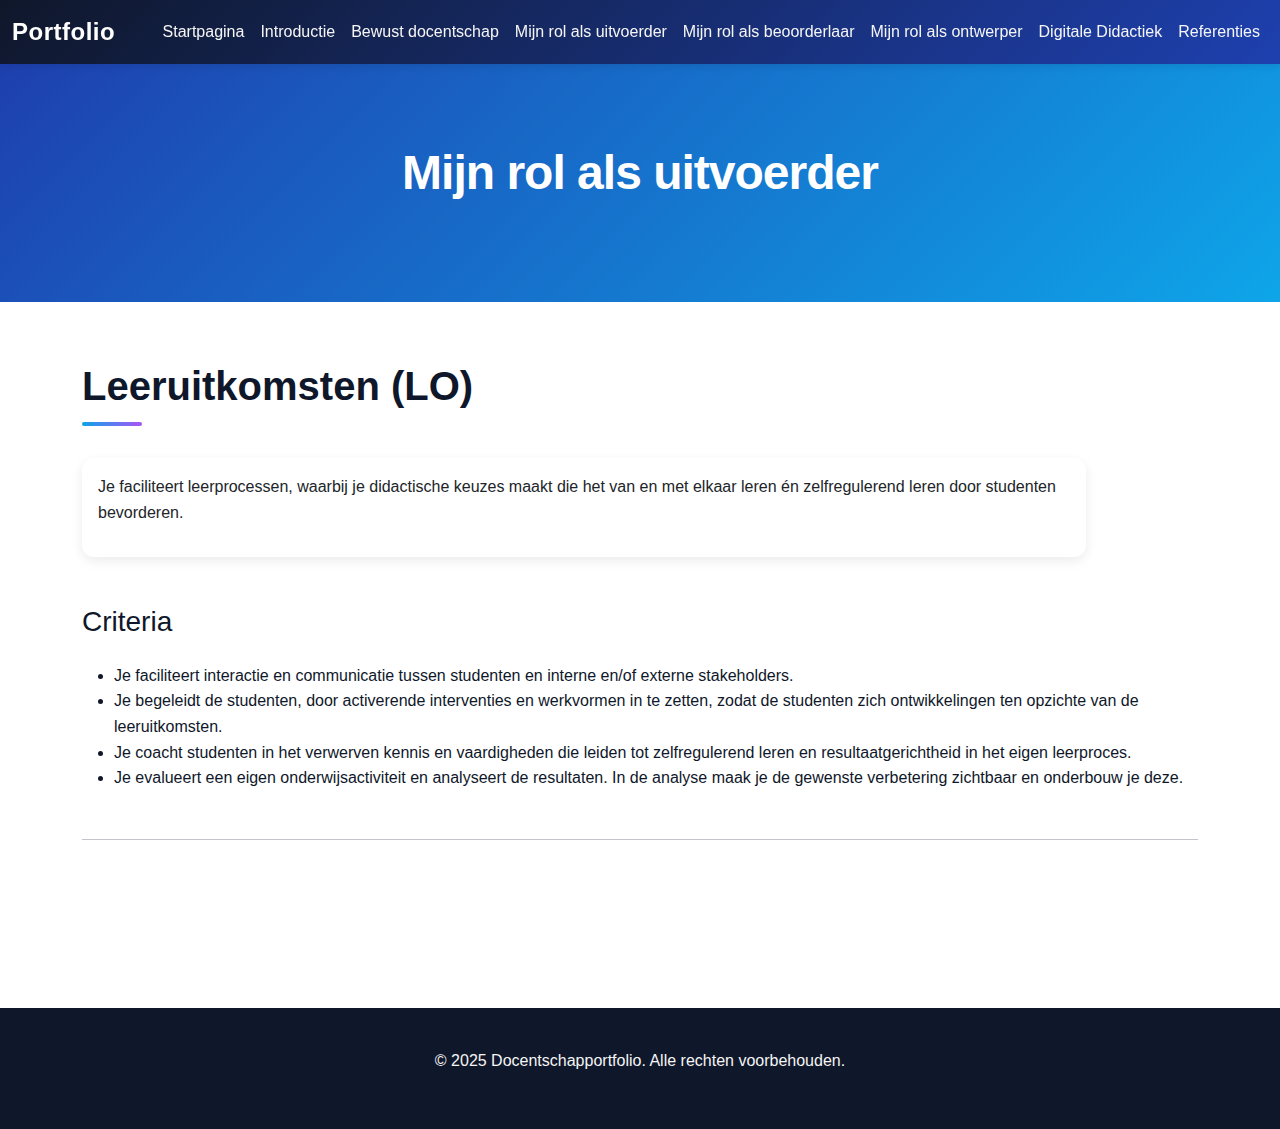
<file: mijn-rol-als-uitvoerder.html>
<!DOCTYPE html>
<html lang="nl">
<head>
  <meta charset="UTF-8">
  <meta name="viewport" content="width=device-width, initial-scale=1.0">
  <title>Mijn rol als uitvoerder | Docentschapportfolio</title>
  <link href="https://cdn.jsdelivr.net/npm/bootstrap@5.3.0/dist/css/bootstrap.min.css" rel="stylesheet">
  <link rel="stylesheet" href="style.css">
</head>
<body>

  <!-- Navbar -->
  <nav class="navbar navbar-expand-lg navbar-dark sticky-top">
    <div class="container-fluid">
      <a class="navbar-brand" href="index.html">Portfolio</a>
      <button class="navbar-toggler" type="button" data-bs-toggle="collapse" data-bs-target="#navbarNav">
        <span class="navbar-toggler-icon"></span>
      </button>
      <div class="collapse navbar-collapse" id="navbarNav">
        <ul class="navbar-nav ms-auto">
          <li class="nav-item">
            <a class="nav-link" href="index.html">Startpagina</a>
          </li>
          <li class="nav-item">
            <a class="nav-link" href="introductie.html">Introductie</a>
          </li>
          <li class="nav-item">
            <a class="nav-link" href="bewust-docentschap.html">Bewust docentschap</a>
          </li>
          <li class="nav-item">
            <a class="nav-link active" href="mijn-rol-als-uitvoerder.html">Mijn rol als uitvoerder</a>
          </li>
          <li class="nav-item">
            <a class="nav-link" href="mijn-rol-als-beoorderlaar.html">Mijn rol als beoorderlaar</a>
          </li>
          <li class="nav-item">
            <a class="nav-link" href="mijn-rol-als-ontwerper.html">Mijn rol als ontwerper</a>
          </li>
          <li class="nav-item">
            <a class="nav-link" href="digitale-didactiek.html">Digitale Didactiek</a>
          </li>
          <li class="nav-item">
            <a class="nav-link" href="referenties.html">Referenties</a>
          </li>
        </ul>
      </div>
    </div>
  </nav>

  <!-- Hero Section -->
  <section class="hero">
    <div class="container">
      <h1>Mijn rol als uitvoerder</h1>
    </div>
  </section>

  <!-- Main Content -->
  <section class="container">
    <h2>Leeruitkomsten (LO)</h2>
    
    <div class="card mb-5" style="border-left: 4px solid var(--accent-purple); border: none; max-width: 90%;">
      <div class="card-body">
        <p>Je faciliteert leerprocessen, waarbij je didactische keuzes maakt die het van en met elkaar leren én zelfregulerend leren door studenten bevorderen.</p>
      </div>
    </div>

    <h3 class="mt-5 mb-4">Criteria</h3>

    <div class="mb-5">
      <ul>
        <li>Je faciliteert interactie en communicatie tussen studenten en interne en/of externe stakeholders.</li>
        <li>Je begeleidt de studenten, door activerende interventies en werkvormen in te zetten, zodat de studenten zich ontwikkelingen ten opzichte van de leeruitkomsten.</li>
        <li>Je coacht studenten in het verwerven kennis en vaardigheden die leiden tot zelfregulerend leren en resultaatgerichtheid in het eigen leerproces.</li>
        <li>Je evalueert een eigen onderwijsactiviteit en analyseert de resultaten. In de analyse maak je de gewenste verbetering zichtbaar en onderbouw je deze.</li>
      </ul>
    </div>

    <hr class="my-5">
  </section>

  <!-- Footer -->
  <footer>
    <div class="container">
      <p>&copy; 2025 Docentschapportfolio. Alle rechten voorbehouden.</p>
    </div>
  </footer>

  <script src="https://cdn.jsdelivr.net/npm/bootstrap@5.3.0/dist/js/bootstrap.bundle.min.js"></script>
</body>
</html>
</file>
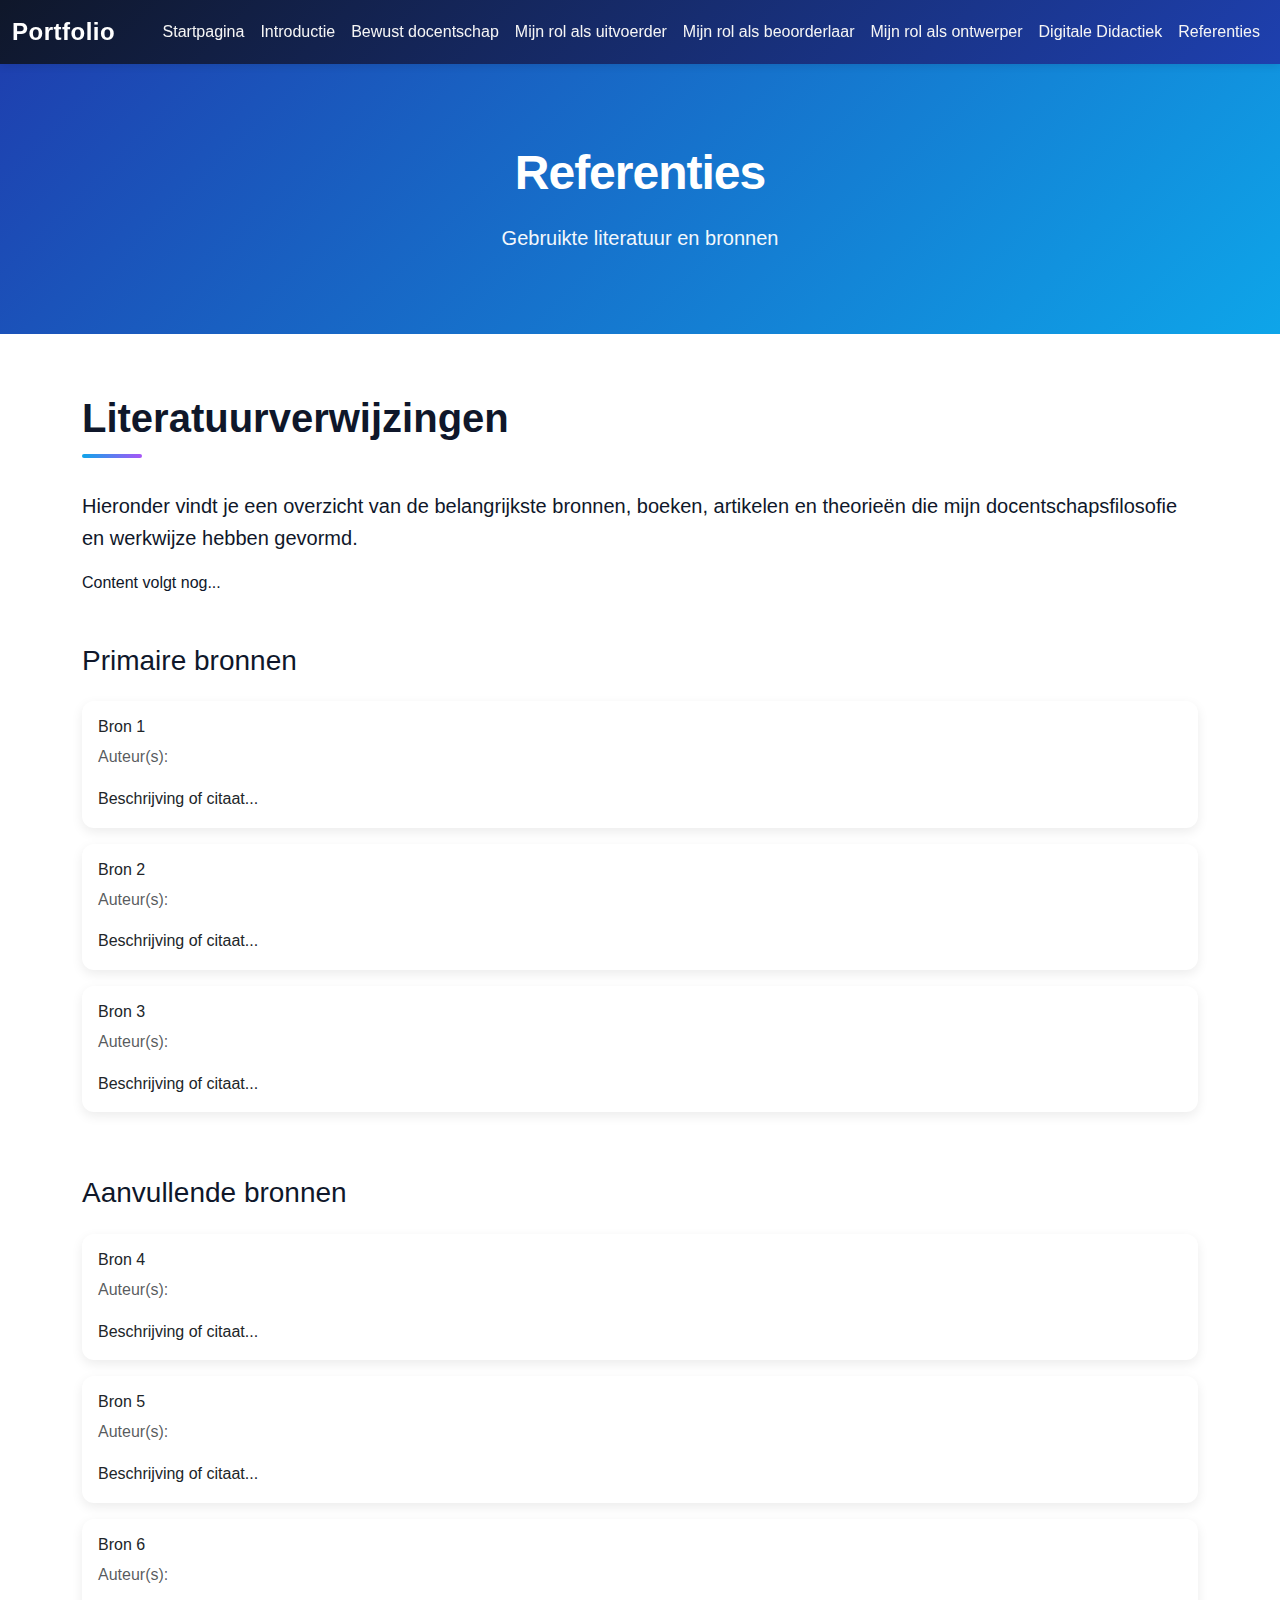
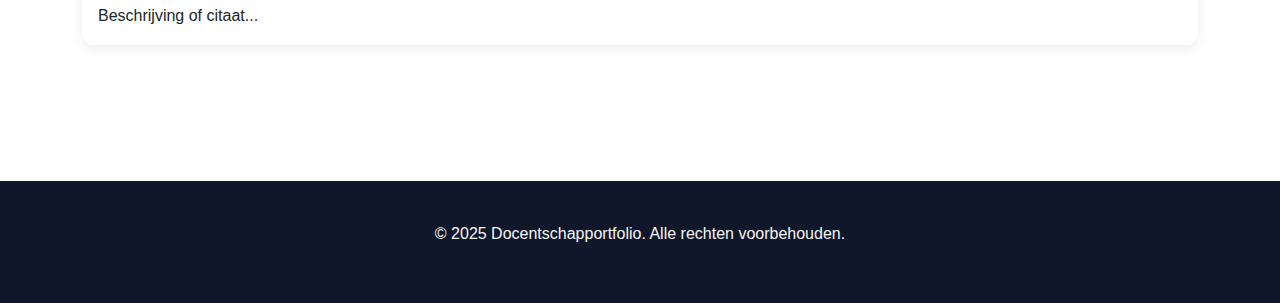
<file: referenties.html>
<!DOCTYPE html>
<html lang="nl">
<head>
  <meta charset="UTF-8">
  <meta name="viewport" content="width=device-width, initial-scale=1.0">
  <title>Referenties | Docentschapportfolio</title>
  <link href="https://cdn.jsdelivr.net/npm/bootstrap@5.3.0/dist/css/bootstrap.min.css" rel="stylesheet">
  <link rel="stylesheet" href="style.css">
</head>
<body>

  <!-- Navbar -->
  <nav class="navbar navbar-expand-lg navbar-dark sticky-top">
    <div class="container-fluid">
      <a class="navbar-brand" href="index.html">Portfolio</a>
      <button class="navbar-toggler" type="button" data-bs-toggle="collapse" data-bs-target="#navbarNav">
        <span class="navbar-toggler-icon"></span>
      </button>
      <div class="collapse navbar-collapse" id="navbarNav">
        <ul class="navbar-nav ms-auto">
          <li class="nav-item">
            <a class="nav-link" href="index.html">Startpagina</a>
          </li>
          <li class="nav-item">
            <a class="nav-link" href="introductie.html">Introductie</a>
          </li>
          <li class="nav-item">
            <a class="nav-link" href="bewust-docentschap.html">Bewust docentschap</a>
          </li>
          <li class="nav-item">
            <a class="nav-link" href="mijn-rol-als-uitvoerder.html">Mijn rol als uitvoerder</a>
          </li>
          <li class="nav-item">
            <a class="nav-link" href="mijn-rol-als-beoorderlaar.html">Mijn rol als beoorderlaar</a>
          </li>
          <li class="nav-item">
            <a class="nav-link" href="mijn-rol-als-ontwerper.html">Mijn rol als ontwerper</a>
          </li>
          <li class="nav-item">
            <a class="nav-link" href="digitale-didactiek.html">Digitale Didactiek</a>
          </li>
          <li class="nav-item">
            <a class="nav-link active" href="referenties.html">Referenties</a>
          </li>
        </ul>
      </div>
    </div>
  </nav>

  <!-- Hero Section -->
  <section class="hero">
    <div class="container">
      <h1>Referenties</h1>
      <p>Gebruikte literatuur en bronnen</p>
    </div>
  </section>

  <!-- Main Content -->
  <section class="container">
    <h2>Literatuurverwijzingen</h2>
    <p class="lead">Hieronder vindt je een overzicht van de belangrijkste bronnen, boeken, artikelen en theorieën die mijn docentschapsfilosofie en werkwijze hebben gevormd.</p>
    <p>Content volgt nog...</p>

    <div class="row mt-5">
      <div class="col-lg-12">
        <h3 class="mb-4">Primaire bronnen</h3>
        
        <div class="card mb-3">
          <div class="card-body">
            <h6 class="card-title">Bron 1</h6>
            <p class="card-text text-muted">Auteur(s): </p>
            <p class="card-text">Beschrijving of citaat...</p>
          </div>
        </div>

        <div class="card mb-3">
          <div class="card-body">
            <h6 class="card-title">Bron 2</h6>
            <p class="card-text text-muted">Auteur(s): </p>
            <p class="card-text">Beschrijving of citaat...</p>
          </div>
        </div>

        <div class="card mb-3">
          <div class="card-body">
            <h6 class="card-title">Bron 3</h6>
            <p class="card-text text-muted">Auteur(s): </p>
            <p class="card-text">Beschrijving of citaat...</p>
          </div>
        </div>
      </div>
    </div>

    <div class="row mt-5">
      <div class="col-lg-12">
        <h3 class="mb-4">Aanvullende bronnen</h3>
        
        <div class="card mb-3">
          <div class="card-body">
            <h6 class="card-title">Bron 4</h6>
            <p class="card-text text-muted">Auteur(s): </p>
            <p class="card-text">Beschrijving of citaat...</p>
          </div>
        </div>

        <div class="card mb-3">
          <div class="card-body">
            <h6 class="card-title">Bron 5</h6>
            <p class="card-text text-muted">Auteur(s): </p>
            <p class="card-text">Beschrijving of citaat...</p>
          </div>
        </div>

        <div class="card mb-3">
          <div class="card-body">
            <h6 class="card-title">Bron 6</h6>
            <p class="card-text text-muted">Auteur(s): </p>
            <p class="card-text">Beschrijving of citaat...</p>
          </div>
        </div>
      </div>
    </div>
  </section>

  <!-- Footer -->
  <footer>
    <div class="container">
      <p>&copy; 2025 Docentschapportfolio. Alle rechten voorbehouden.</p>
    </div>
  </footer>

  <script src="https://cdn.jsdelivr.net/npm/bootstrap@5.3.0/dist/js/bootstrap.bundle.min.js"></script>
</body>
</html>
</file>
<file: style.css>
:root {
  --primary: #0ea5e9;
  --primary-dark: #1e40af;
  --accent-purple: #a855f7;
  --dark: #0f172a;
  --light: #f5f5f5;
  --white: #ffffff;
}

* {
  margin: 0;
  padding: 0;
  box-sizing: border-box;
}

body {
  font-family: 'Segoe UI', Tahoma, Geneva, Verdana, sans-serif;
  background-color: var(--white);
  color: var(--dark);
  line-height: 1.6;
}

/* Navbar */
.navbar {
  background: linear-gradient(135deg, var(--dark) 0%, var(--primary-dark) 100%);
  box-shadow: 0 2px 8px rgba(0, 0, 0, 0.1);
}

.navbar-brand {
  font-weight: 700;
  font-size: 1.5rem;
  color: var(--white) !important;
  letter-spacing: 0.5px;
}

.nav-link {
  color: var(--light) !important;
  transition: all 0.3s ease;
  font-weight: 500;
}

.nav-link:hover {
  color: var(--primary) !important;
  border-bottom: 2px solid var(--accent-purple);
}

/* Hero Section */
.hero {
  background: linear-gradient(135deg, var(--primary-dark) 0%, var(--primary) 100%);
  color: var(--white);
  padding: 80px 0;
  text-align: center;
}

.hero h1 {
  font-size: 3rem;
  font-weight: 700;
  margin-bottom: 20px;
  letter-spacing: -1px;
}

.hero p {
  font-size: 1.25rem;
  opacity: 0.95;
  margin-bottom: 0;
}

/* Cards */
.card {
  border: none;
  border-radius: 12px;
  box-shadow: 0 4px 12px rgba(0, 0, 0, 0.08);
  transition: all 0.3s ease;
  overflow: hidden;
}

.card:hover {
  transform: translateY(-8px);
  box-shadow: 0 12px 24px rgba(14, 165, 233, 0.15);
}

.card-header {
  background: linear-gradient(135deg, var(--primary) 0%, var(--accent-purple) 100%);
  border: none;
  color: var(--white);
  font-weight: 600;
  padding: 1.5rem;
}

/* Video Container */
.video-container {
  background-color: var(--dark);
  border-radius: 12px;
  overflow: hidden;
  margin-bottom: 2rem;
  box-shadow: 0 4px 12px rgba(0, 0, 0, 0.1);
}

.video-container video {
  width: 100%;
  height: auto;
  display: block;
}

.video-title {
  color: var(--primary);
  font-weight: 600;
  margin-top: 1rem;
  margin-bottom: 0.5rem;
}

.video-description {
  color: #666;
  font-size: 0.95rem;
}

/* Buttons */
.btn-primary {
  background-color: var(--primary);
  border-color: var(--primary);
  font-weight: 600;
  padding: 10px 24px;
  transition: all 0.3s ease;
}

.btn-primary:hover {
  background-color: var(--primary-dark);
  border-color: var(--primary-dark);
  transform: translateY(-2px);
  box-shadow: 0 4px 12px rgba(14, 165, 233, 0.3);
}

.btn-outline-primary {
  color: var(--primary);
  border-color: var(--primary);
  font-weight: 600;
}

.btn-outline-primary:hover {
  background-color: var(--primary);
  border-color: var(--primary);
}

/* Sections */
section {
  padding: 60px 0;
}

section h2 {
  color: var(--dark);
  font-weight: 700;
  margin-bottom: 2rem;
  font-size: 2.5rem;
  position: relative;
  padding-bottom: 1rem;
}

section h2::after {
  content: '';
  position: absolute;
  bottom: 0;
  left: 0;
  width: 60px;
  height: 4px;
  background: linear-gradient(90deg, var(--primary) 0%, var(--accent-purple) 100%);
  border-radius: 2px;
}

/* Footer */
footer {
  background-color: var(--dark);
  color: var(--light);
  padding: 40px 0;
  text-align: center;
  margin-top: 60px;
}

footer a {
  color: var(--primary);
  text-decoration: none;
  transition: color 0.3s ease;
}

footer a:hover {
  color: var(--accent-purple);
}

/* Responsive */
@media (max-width: 768px) {
  .hero h1 {
    font-size: 2rem;
  }

  section h2 {
    font-size: 1.75rem;
  }

  .nav-link {
    padding-top: 0.5rem !important;
    padding-bottom: 0.5rem !important;
  }
}

/* Utility Classes */
.text-primary {
  color: var(--primary) !important;
}

.bg-primary {
  background-color: var(--primary) !important;
}

.bg-dark {
  background-color: var(--dark) !important;
}

.accent-line {
  border-left: 4px solid var(--accent-purple);
  padding-left: 1rem;
}
</file>
